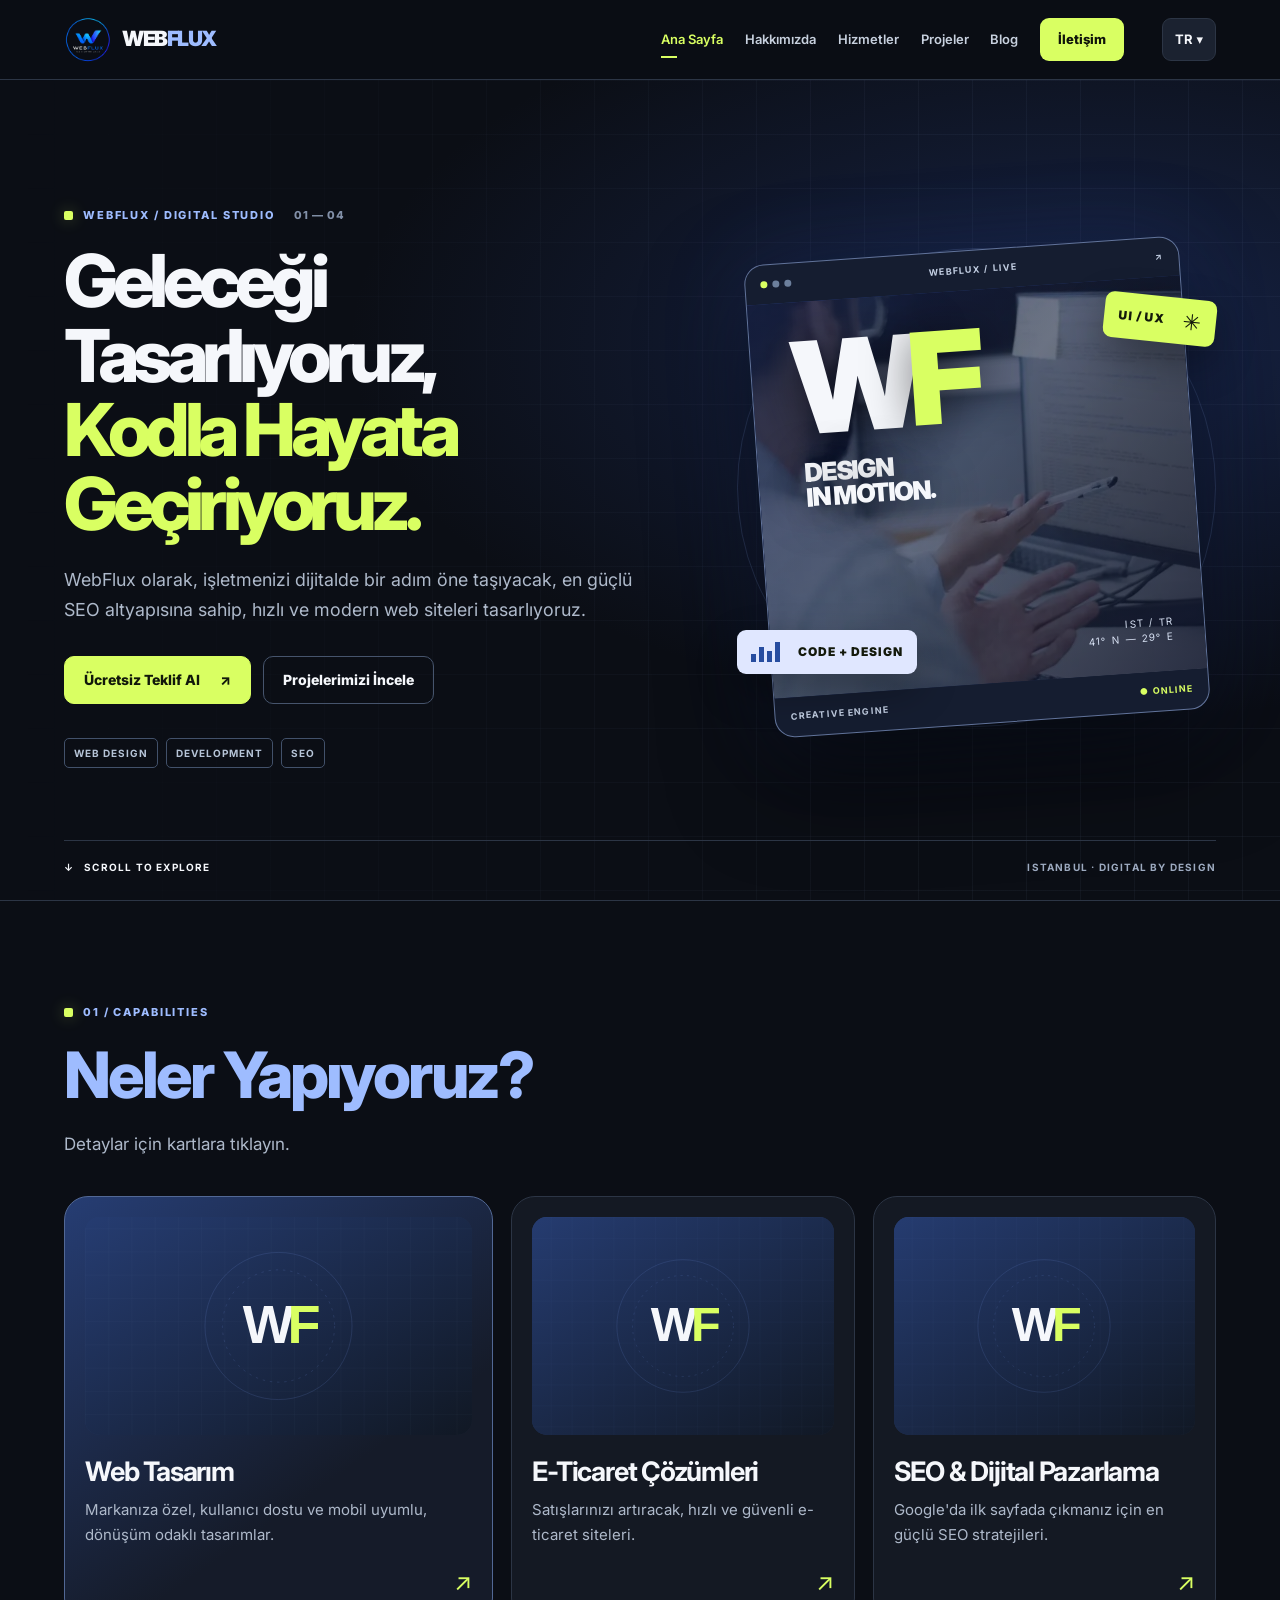
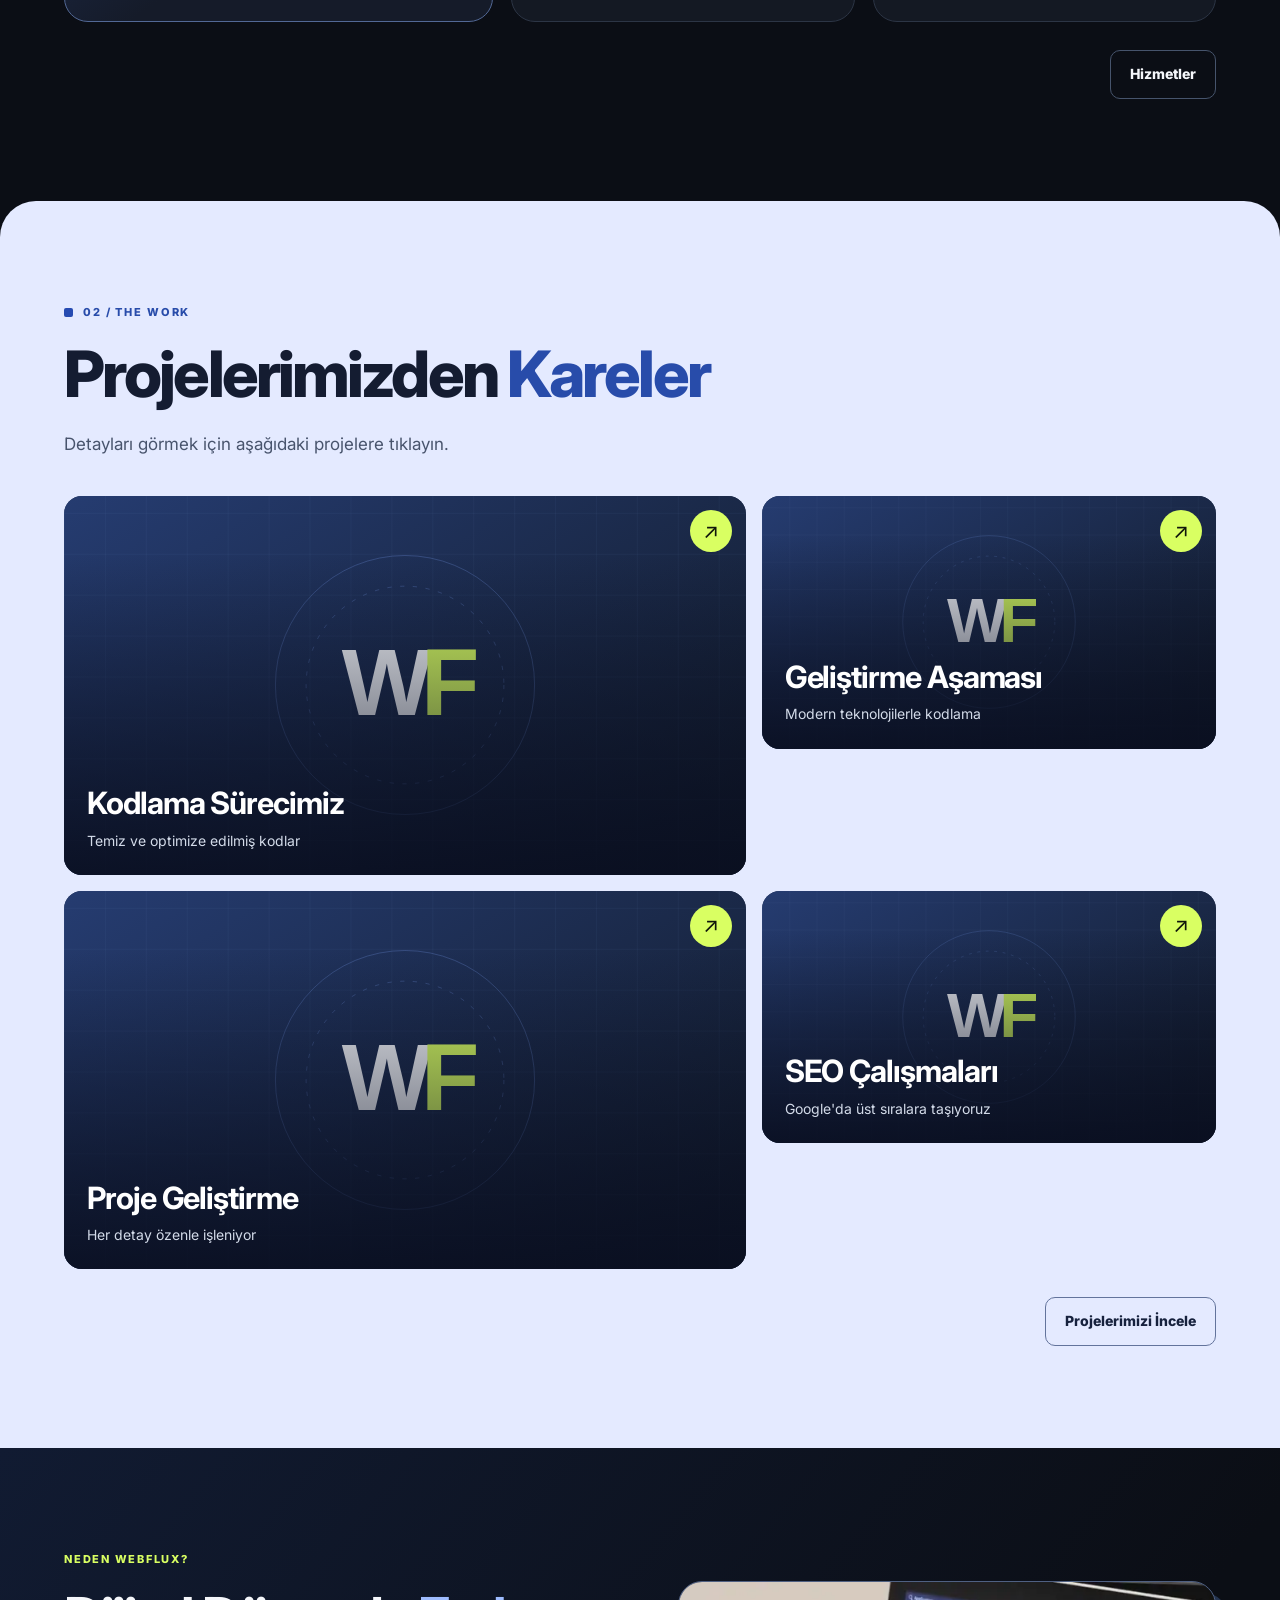
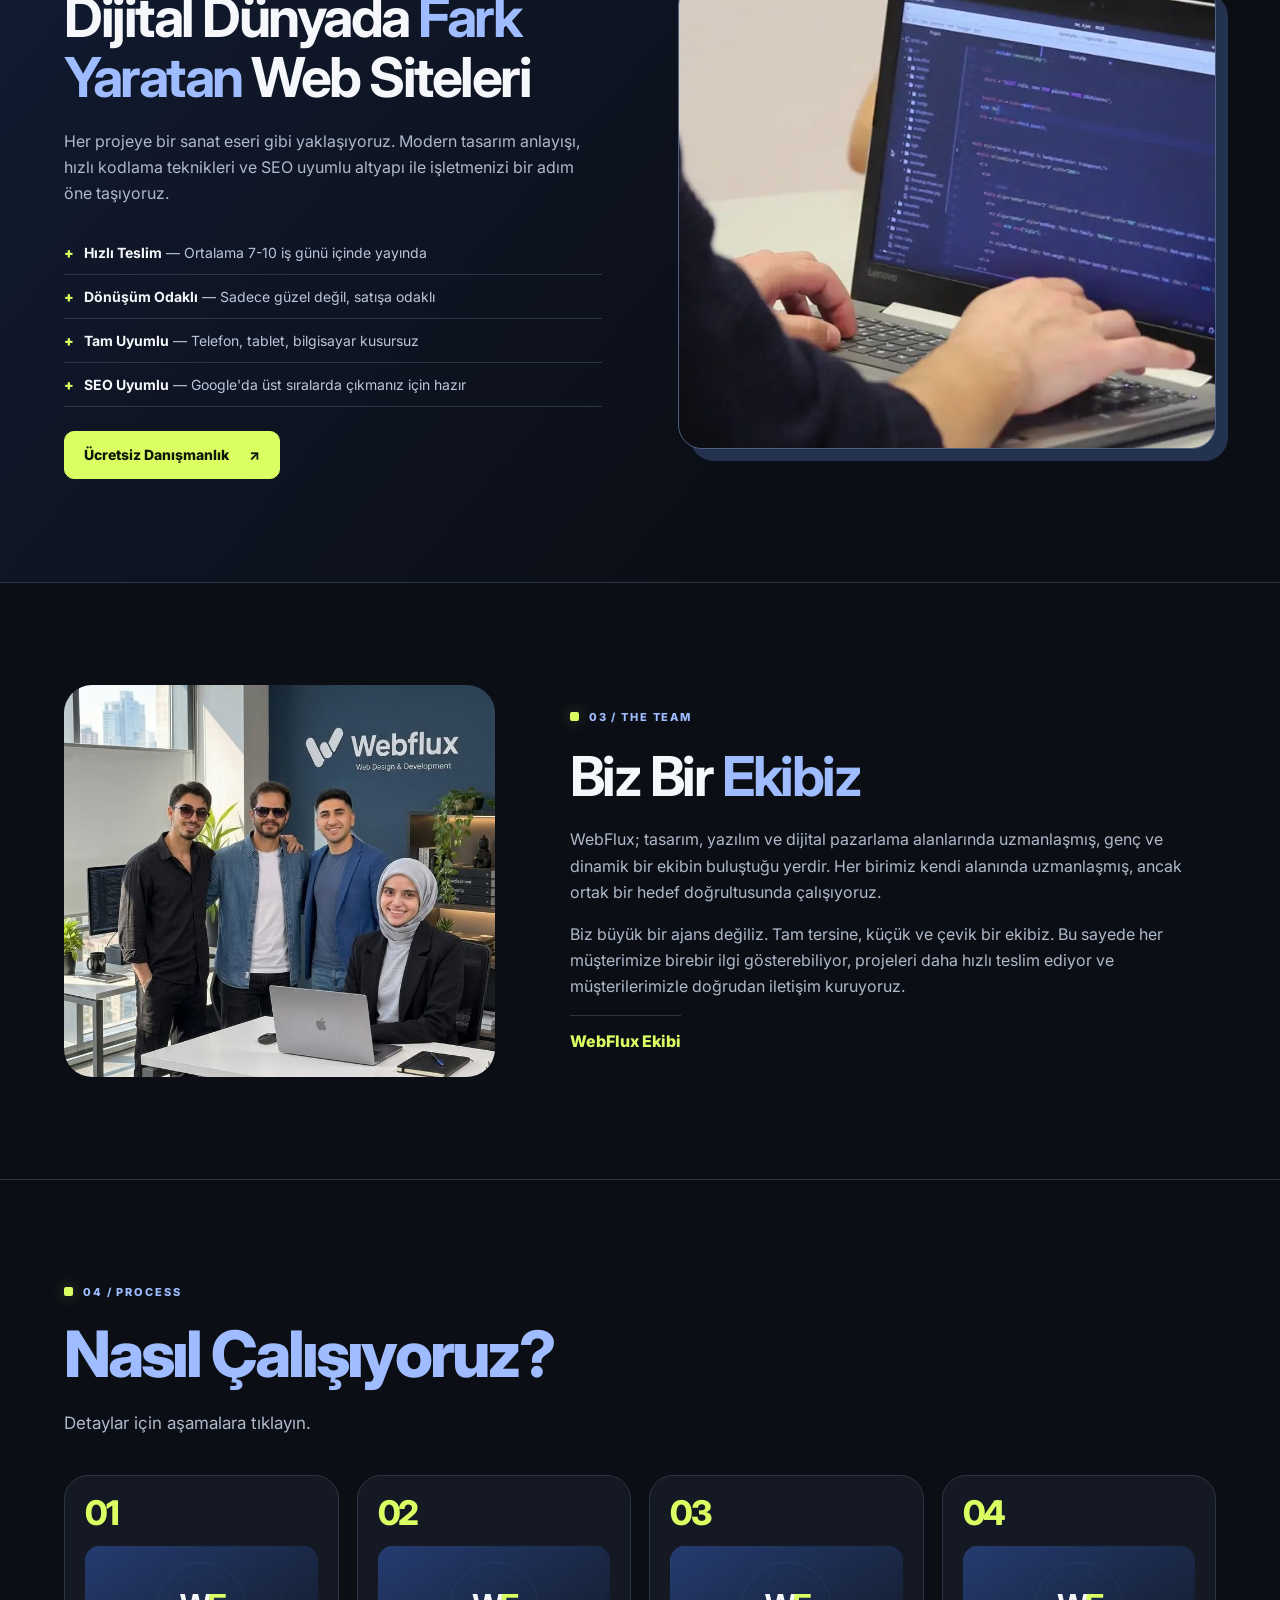
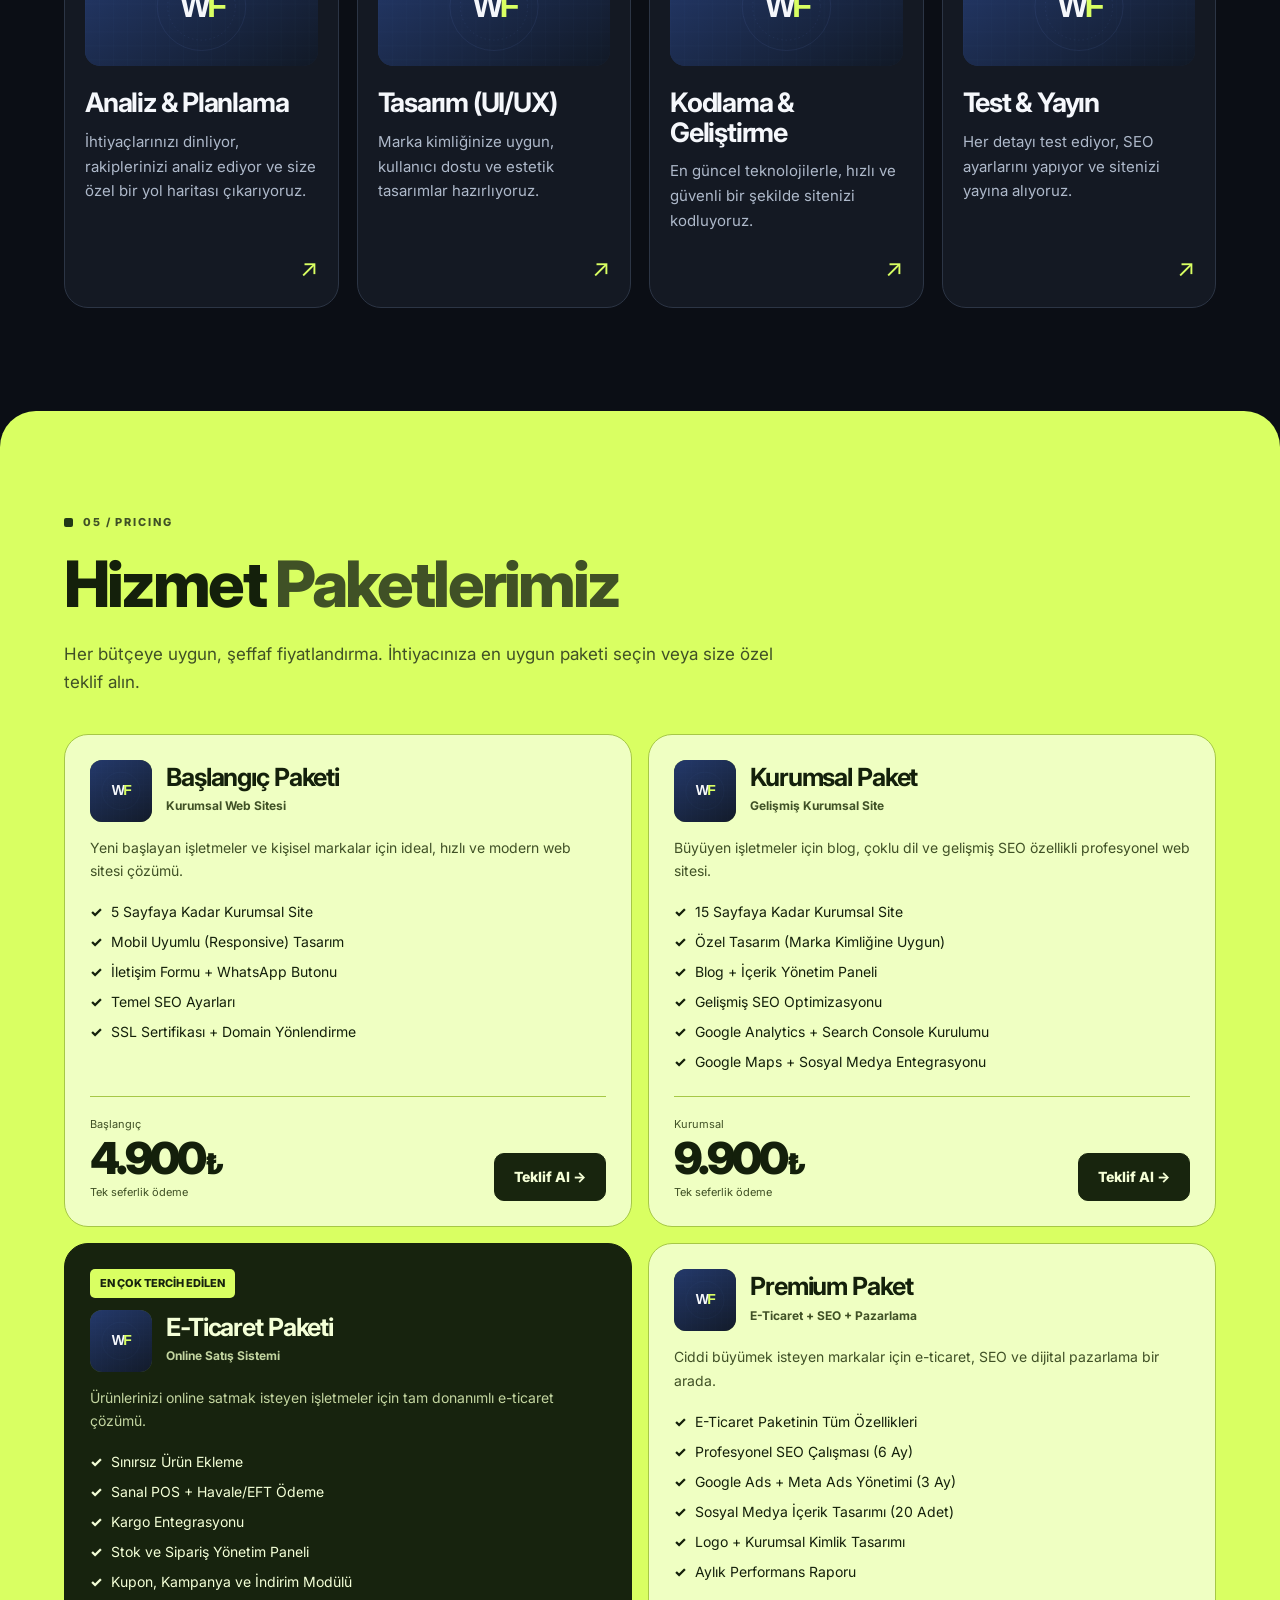
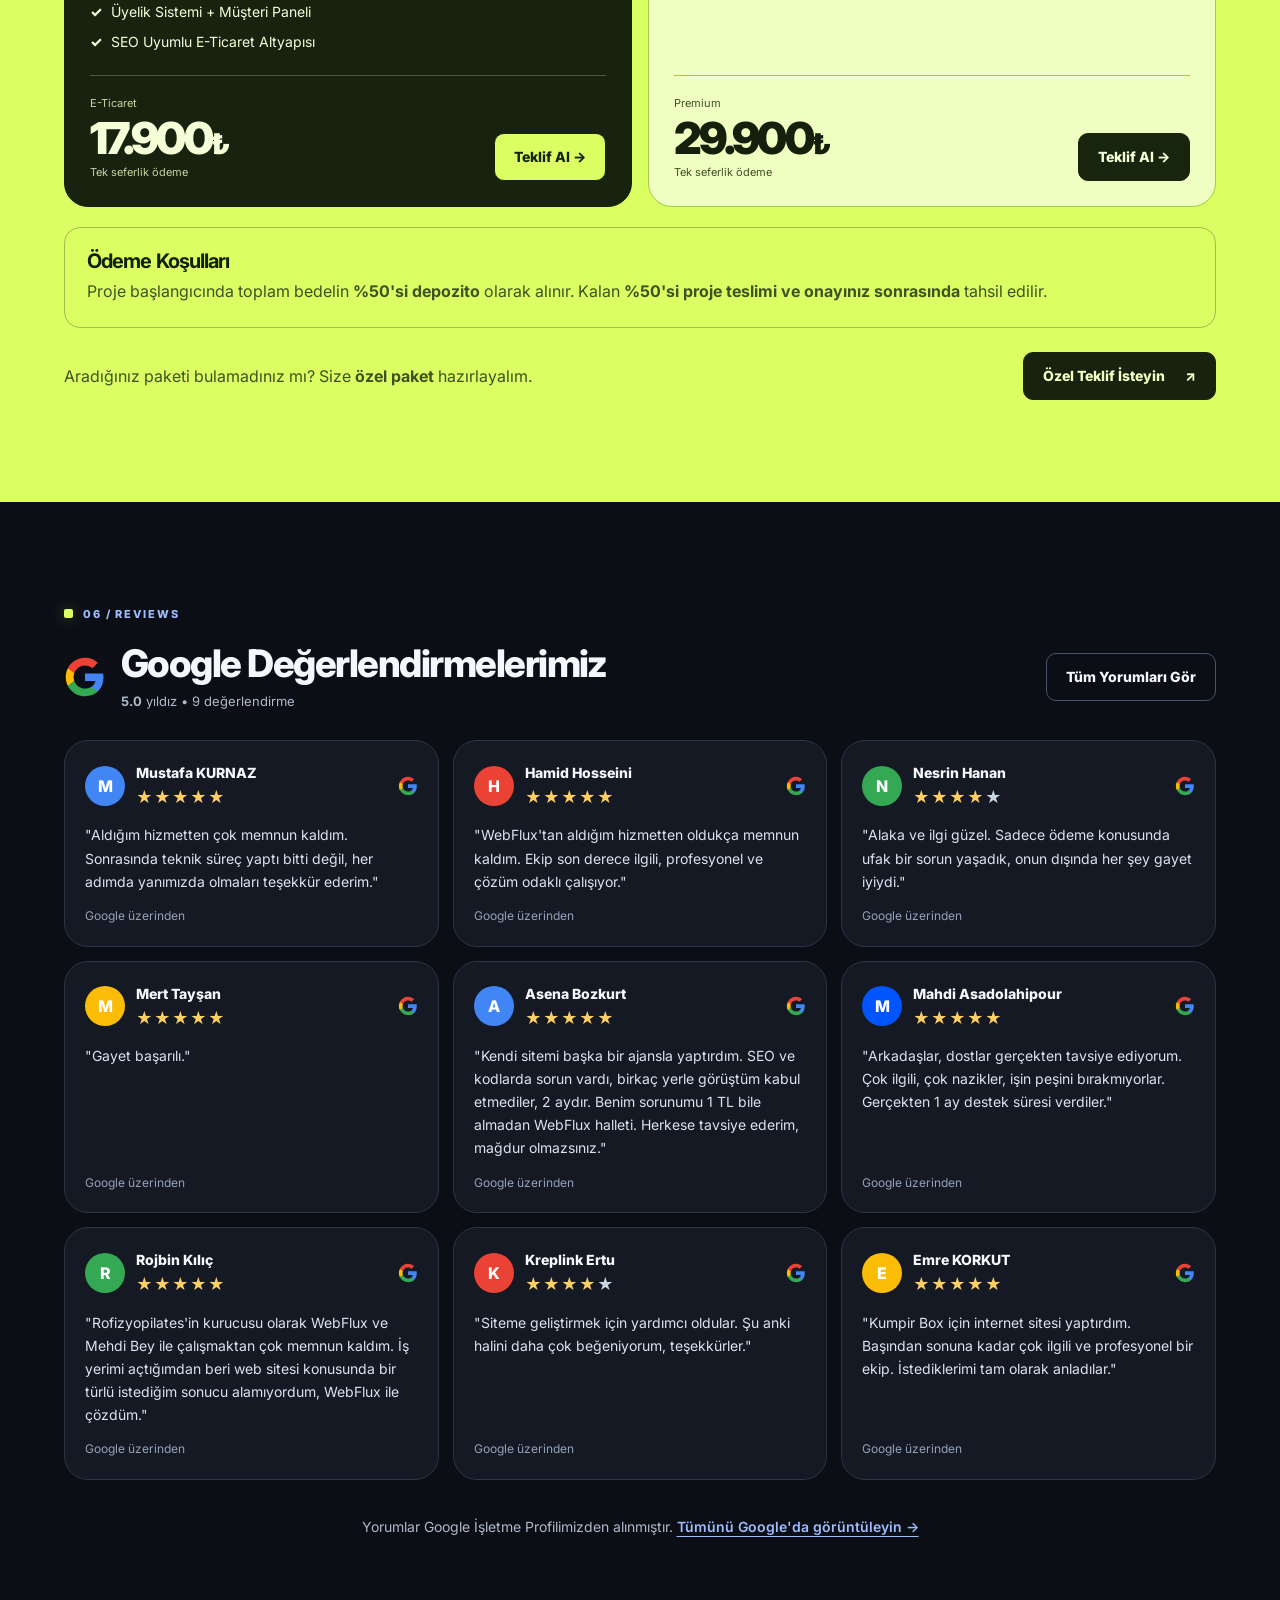
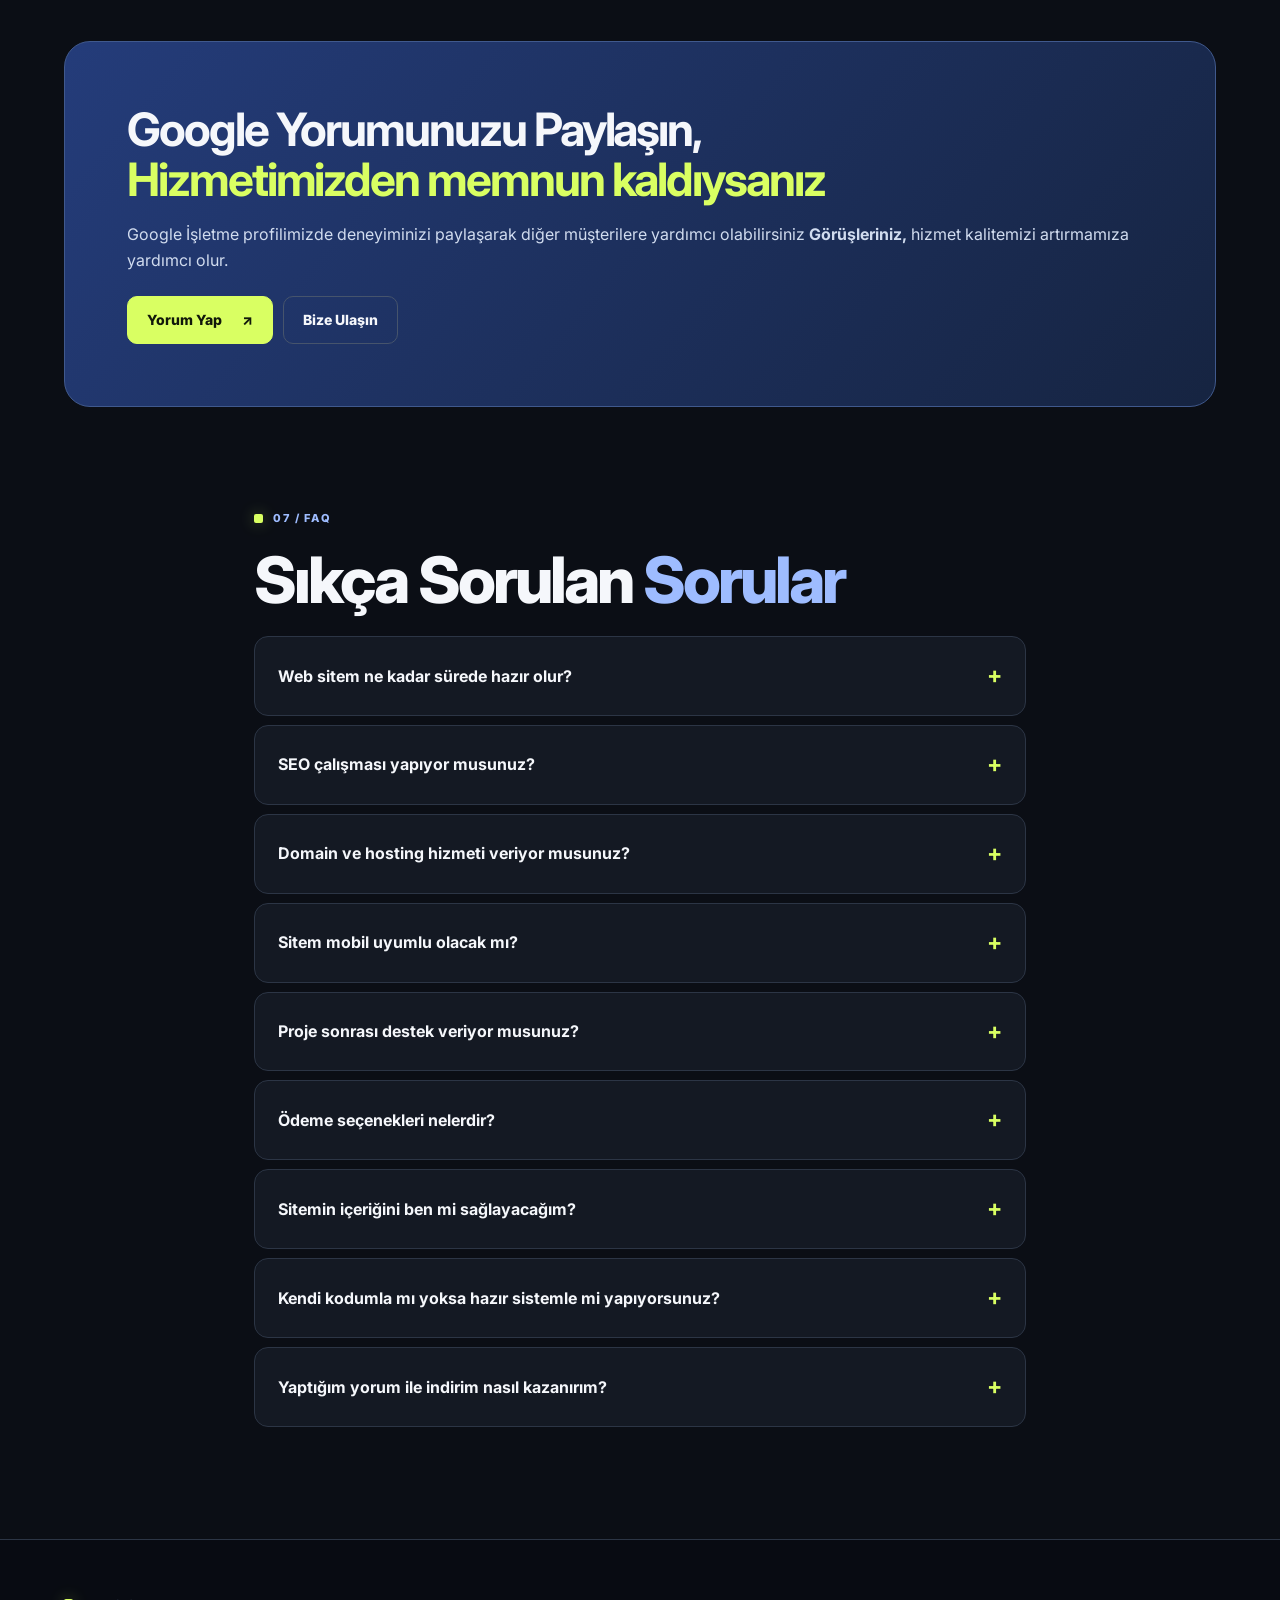
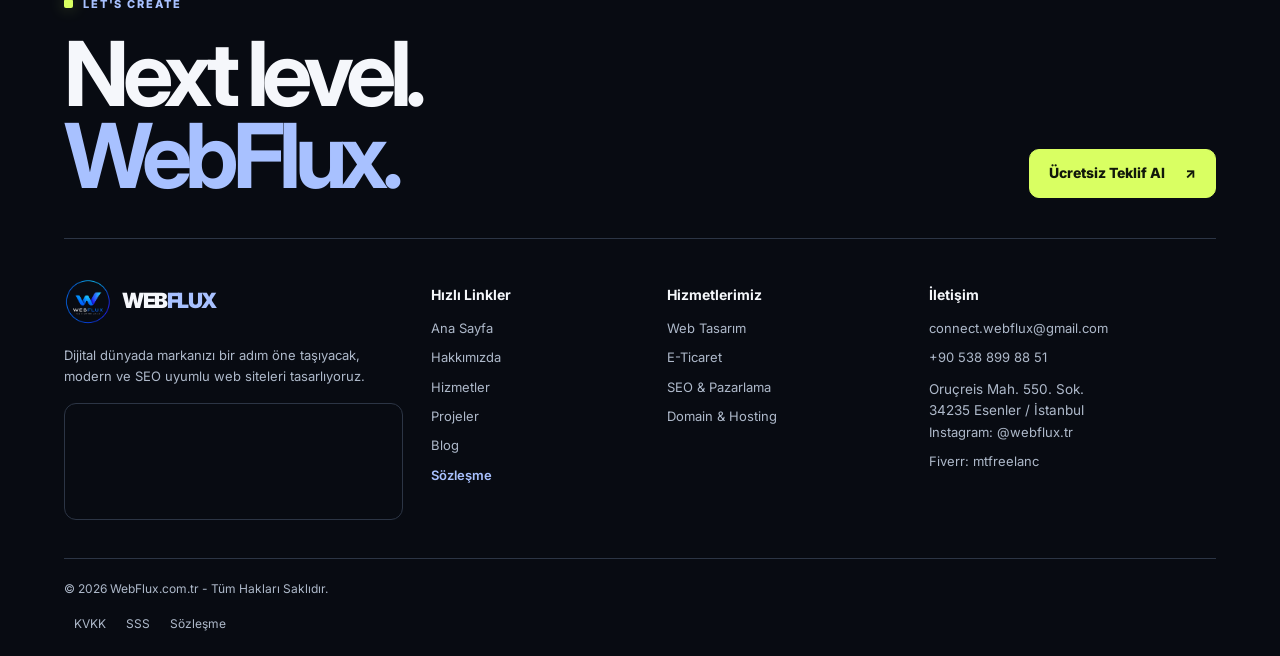
<file: index.html>
<!DOCTYPE html>

<html dir="ltr" lang="tr">
<head>
<meta charset="utf-8"/>
<meta content="width=device-width,initial-scale=1.0" name="viewport"/>
<meta content="IE=edge" http-equiv="X-UA-Compatible"/>
<meta content="#0B1120" name="theme-color"/>
<title>Web Tasarım &amp; E-Ticaret Sitesi | WebFlux İstanbul</title>
<meta content="İstanbul'da web tasarım, e-ticaret sitesi ve SEO hizmeti. 3 yıl deneyim, 18+ proje. Mobil uyumlu, hızlı ve SEO dostu web siteleri. Ücretsiz teklif için tıklayın." name="description"/>
<meta content="web tasarım, web tasarım istanbul, site tasarımı, e-ticaret sitesi kurma, kurumsal web tasarım, seo hizmeti, web tasarım firması, site yaptırma, mobil uyumlu site, esenler web tasarım" name="keywords"/>
<meta content="index,follow,max-image-preview:large" name="robots"/>
<meta content="WebFlux" name="author"/>
<meta content="TR-34" name="geo.region"/>
<meta content="İstanbul, Esenler" name="geo.placename"/>
<meta content="41.0381;28.8837" name="geo.position"/>
<meta content="41.0381, 28.8837" name="ICBM"/>
<link href="https://webflux.com.tr/" rel="canonical"/>
<meta content="website" property="og:type"/>
<meta content="WebFlux" property="og:site_name"/>
<meta content="Web Tasarım &amp; E-Ticaret Sitesi | WebFlux İstanbul" property="og:title"/>
<meta content="İstanbul'da web tasarım, e-ticaret ve SEO hizmeti. 3 yıl deneyim, 18+ proje. Ücretsiz teklif için tıklayın." property="og:description"/>
<meta content="https://webflux.com.tr/" property="og:url"/>
<meta content="https://webflux.com.tr/logo.png" property="og:image"/>
<meta content="tr_TR" property="og:locale"/>
<meta content="summary_large_image" name="twitter:card"/>
<meta content="Web Tasarım &amp; E-Ticaret | WebFlux" name="twitter:title"/>
<meta content="İstanbul'da web tasarım, e-ticaret ve SEO hizmeti." name="twitter:description"/>
<meta content="https://webflux.com.tr/logo.png" name="twitter:image"/>
<link href="favicon.ico" rel="icon" type="image/x-icon"/>
<link href="favicon-32x32.png" rel="icon" sizes="32x32" type="image/png"/>
<link href="favicon-16x16.png" rel="icon" sizes="16x16" type="image/png"/>
<link href="apple-touch-icon.png" rel="apple-touch-icon" sizes="180x180"/>
<link href="site.webmanifest" rel="manifest"/>
<link href="https://fonts.googleapis.com" rel="preconnect"/>
<link crossorigin="" href="https://fonts.gstatic.com" rel="preconnect"/>
<link href="style.css?v=flux26" rel="stylesheet"/>
<link href="https://fonts.googleapis.com/css2?family=Inter:wght@300;400;500;600;700;800&amp;display=swap" rel="stylesheet"/>
<script async="" src="https://www.googletagmanager.com/gtag/js?id=G-5HSKSWRNPC"></script>
<script>
window.dataLayer = window.dataLayer || [];
function gtag(){dataLayer.push(arguments);}
gtag('js', new Date());
gtag('config', 'G-5HSKSWRNPC');
</script>
<script type="application/ld+json">
{"@context":"https://schema.org","@type":"LocalBusiness","name":"WebFlux","image":"https://webflux.com.tr/logo.png","logo":"https://webflux.com.tr/logo.png","@id":"https://webflux.com.tr/","url":"https://webflux.com.tr/","telephone":"+90-538-899-88-51","email":"connect.webflux@gmail.com","priceRange":"₺₺","description":"İstanbul'da web tasarım, e-ticaret sitesi ve SEO hizmeti.","address":{"@type":"PostalAddress","streetAddress":"Oruçreis Mah. 550. Sok.","addressLocality":"Esenler","addressRegion":"İstanbul","postalCode":"34235","addressCountry":"TR"},"geo":{"@type":"GeoCoordinates","latitude":41.0381,"longitude":28.8837},"openingHoursSpecification":[{"@type":"OpeningHoursSpecification","dayOfWeek":["Monday","Tuesday","Wednesday","Thursday","Friday","Saturday"],"opens":"09:00","closes":"18:00"}],"sameAs":["https://www.instagram.com/webflux.tr","https://www.fiverr.com/mtfreelanc","https://maps.app.goo.gl/6JabUCqMxFGYKUxq5"],"aggregateRating":{"@type":"AggregateRating","ratingValue":"5.0","reviewCount":"9","bestRating":"5","worstRating":"1"},"areaServed":{"@type":"City","name":"İstanbul"}}
</script>
<script type="application/ld+json">
{"@context":"https://schema.org","@type":"FAQPage","mainEntity":[{"@type":"Question","name":"Web sitem ne kadar sürede hazır olur?","acceptedAnswer":{"@type":"Answer","text":"Kurumsal web sitesi projeleri ortalama 7-10 iş günü, e-ticaret projeleri ise 15-20 iş günü içerisinde teslim edilir."}},{"@type":"Question","name":"SEO çalışması yapıyor musunuz?","acceptedAnswer":{"@type":"Answer","text":"Evet, tüm projelerimiz SEO uyumlu olarak kodlanır. Google Analytics ve Search Console kurulumu ücretsiz yapılır."}},{"@type":"Question","name":"Domain ve hosting hizmeti veriyor musunuz?","acceptedAnswer":{"@type":"Answer","text":"Evet, .com, .tr, .net gibi tüm alan adları ve hızlı SSD hosting çözümleri sunuyoruz. İlk yıl domain ve hosting hediyemizdir."}},{"@type":"Question","name":"Sitem mobil uyumlu olacak mı?","acceptedAnswer":{"@type":"Answer","text":"Kesinlikle. Tüm projelerimiz her cihazda hızlı ve sorunsuz çalışacak şekilde responsive tasarlanır."}},{"@type":"Question","name":"Proje sonrası destek veriyor musunuz?","acceptedAnswer":{"@type":"Answer","text":"Evet, teslimattan sonra 1 ay boyunca ücretsiz teknik destek sağlıyoruz."}},{"@type":"Question","name":"Ödeme seçenekleri nelerdir?","acceptedAnswer":{"@type":"Answer","text":"Proje başlangıcında %50, teslimatta %50 olacak şekilde ödeme planı sunuyoruz."}},{"@type":"Question","name":"Web tasarım fiyatları ne kadar?","acceptedAnswer":{"@type":"Answer","text":"Kurumsal web tasarım paketlerimiz 4.900 TL'den başlamaktadır. E-ticaret paketlerimiz 17.900 TL'den başlar."}}]}
</script>
<script type="application/ld+json">
{"@context":"https://schema.org","@type":"WebSite","name":"WebFlux","url":"https://webflux.com.tr/","potentialAction":{"@type":"SearchAction","target":"https://webflux.com.tr/?s={search_term_string}","query-input":"required name=search_term_string"}}
</script>
</head>
<body class="page-index">
<a class="skip-link" href="#main-content">İçeriğe geç / Skip to content</a><header>
<a aria-label="WebFlux" class="logo-container" href="index.html"><img alt="WebFlux Logo" src="logo.png"/><div class="logo-text">WEB<span>FLUX</span></div></a>
<button aria-controls="site-nav" aria-expanded="false" aria-label="Menü / Menu" class="menu-toggle"><span></span><span></span><span></span></button>
<nav id="site-nav">
<a aria-current="page" class="active" data-i18n="nav_home" href="index.html">Ana Sayfa</a>
<a data-i18n="nav_about" href="hakkimizda.html">Hakkımızda</a>
<a data-i18n="nav_services" href="hizmetler.html">Hizmetler</a>
<a data-i18n="nav_projects" href="projeler.html">Projeler</a>
<a data-i18n="nav_blog" href="blog.html">Blog</a>
<a data-i18n="nav_contact" href="iletisim.html">İletişim</a>
</nav>
<div class="lang-selector"><button aria-expanded="false" aria-label="Dil / Language" class="lang-btn" id="langToggle"><span id="currentLangLabel">TR</span> ▾</button><div class="lang-dropdown" id="langDropdown">
<button class="lang-option" data-lang="tr">🇹🇷 Türkçe</button>
<button class="lang-option" data-lang="en">🇬🇧 English</button>
<button class="lang-option" data-lang="fa">🇮🇷 فارسی</button>
<button class="lang-option" data-lang="ar">🇸🇦 العربية</button>
<button class="lang-option" data-lang="ru">🇷🇺 Русский</button>
</div></div>
</header>
<main id="main-content"><section class="hero">

<div class="hero-overlay"></div>
<div class="hero-content"><div class="eyebrow"><span class="signal"></span> WEBFLUX / DIGITAL STUDIO <span class="hero-index">01 — 04</span></div>
<h1><span class="hero-line">Geleceği Tasarlıyoruz,</span><br/><span class="hero-line">Kodla Hayata Geçiriyoruz.</span></h1>
<p data-i18n="hero_desc">WebFlux olarak, işletmenizi dijitalde bir adım öne taşıyacak, en güçlü SEO altyapısına sahip, hızlı ve modern web siteleri tasarlıyoruz.</p>
<div class="hero-buttons">
<a class="btn-primary" data-i18n="btn_free_quote" href="iletisim.html">Ücretsiz Teklif Al</a>
<a class="btn-secondary" data-i18n="btn_view_projects" href="projeler.html">Projelerimizi İncele</a>
</div>
<div class="hero-tags"><span>WEB DESIGN</span><span>DEVELOPMENT</span><span>SEO</span></div></div>
<div aria-hidden="true" class="hero-visual"><div class="visual-orbit orbit-one"></div><div class="visual-orbit orbit-two"></div><div class="visual-frame"><div class="visual-bar"><span class="dots"><i></i><i></i><i></i></span><span>WEBFLUX / LIVE</span><span>↗</span></div><div class="visual-screen"><video aria-hidden="true" autoplay="" class="hero-video" loop="" muted="" playsinline="" poster="images/hero-poster.webp" preload="none">
<source src="hero-video.mp4" type="video/mp4"/>
</video><div class="visual-shade"></div><div class="visual-type">W<span>F</span><small>DESIGN<br/>IN MOTION.</small></div><div class="visual-coordinates">IST / TR<br/>41° N — 29° E</div></div><div class="visual-footer"><span>CREATIVE ENGINE</span><span>● ONLINE</span></div></div><div class="float-label float-top">UI / UX <b>✳</b></div><div class="float-label float-bottom"><span class="mini-bars"><i></i><i></i><i></i><i></i></span> CODE + DESIGN</div></div><div class="hero-bottom"><a aria-label="Hizmetler / Services" class="scroll-cue" href="#services">↓ <span>SCROLL TO EXPLORE</span></a><span>ISTANBUL · DIGITAL BY DESIGN</span></div></section><section class="section-container home-services" id="services"><div class="section-kicker"><span></span>01 / CAPABILITIES</div>
<h2 class="section-title"><span data-i18n="services_title1">Neler</span> <span data-i18n="services_title2">Yapıyoruz?</span></h2>
<p style="text-align:center;color:var(--text-muted);max-width:700px;margin:-30px auto 40px">Detaylar için kartlara tıklayın.</p>
<div class="grid-3">
<div class="card-3d" data-info-desc="&lt;h3&gt;Kurumsal Web Tasarım Hizmetimiz&lt;/h3&gt;&lt;p&gt;WebFlux olarak, markanıza özel, tamamen size özgü kurumsal web siteleri tasarlıyoruz. Her projeye özgün tasarım anlayışıyla yaklaşıyor, sizin sektörünüze ve hedef kitlenize en uygun çözümü sunuyoruz.&lt;/p&gt;&lt;h3&gt;Neler Dahil?&lt;/h3&gt;&lt;ul&gt;&lt;li&gt;Özel tasarım (şablon değil)&lt;/li&gt;&lt;li&gt;Mobil uyumlu (responsive) yapı&lt;/li&gt;&lt;li&gt;SEO uyumlu kodlama&lt;/li&gt;&lt;li&gt;Hızlı yükleme süreleri&lt;/li&gt;&lt;li&gt;İletişim formları ve harita entegrasyonu&lt;/li&gt;&lt;li&gt;Google Analytics + Search Console kurulumu&lt;/li&gt;&lt;li&gt;SSL sertifikası&lt;/li&gt;&lt;/ul&gt;&lt;h3&gt;Teslim Süresi&lt;/h3&gt;&lt;p&gt;Ortalama 7-10 iş günü içerisinde projeniz yayında olur.&lt;/p&gt;&lt;h3&gt;Fiyat&lt;/h3&gt;&lt;p&gt;Kurumsal web tasarım paketlerimiz 4.900 TL'den başlamaktadır.&lt;/p&gt;" data-info-img="https://images.unsplash.com/photo-1547658719-da2b51169166?q=80&amp;w=1200&amp;auto=format&amp;fit=crop" data-info-title="Web Tasarım">
<div class="card-image"><img alt="Web Tasarım Hizmeti" decoding="async" loading="lazy" src="https://images.unsplash.com/photo-1547658719-da2b51169166?q=80&amp;w=600&amp;auto=format&amp;fit=crop"/></div>
<h3 data-i18n="services_web_title">Web Tasarım</h3>
<p data-i18n="services_web_desc">Markanıza özel, kullanıcı dostu ve mobil uyumlu, dönüşüm odaklı tasarımlar.</p>
</div>
<div class="card-3d" data-info-desc="&lt;h3&gt;E-Ticaret Sitesi Kurulumu&lt;/h3&gt;&lt;p&gt;WooCommerce, Shopify, Ticimax veya özel yazılım ile online satış sisteminizi kuruyoruz.&lt;/p&gt;&lt;h3&gt;Neler Dahil?&lt;/h3&gt;&lt;ul&gt;&lt;li&gt;Sınırsız ürün ekleme&lt;/li&gt;&lt;li&gt;Sanal POS + Havale/EFT entegrasyonu&lt;/li&gt;&lt;li&gt;Kargo firmaları entegrasyonu&lt;/li&gt;&lt;li&gt;Stok ve sipariş yönetim paneli&lt;/li&gt;&lt;li&gt;Kupon, kampanya, indirim modülü&lt;/li&gt;&lt;li&gt;Üyelik sistemi ve müşteri paneli&lt;/li&gt;&lt;li&gt;Mobil uyumlu tasarım&lt;/li&gt;&lt;/ul&gt;&lt;h3&gt;Fiyat&lt;/h3&gt;&lt;p&gt;E-ticaret paketlerimiz 17.900 TL'den başlamaktadır.&lt;/p&gt;" data-info-img="https://images.unsplash.com/photo-1556742049-0cfed4f6a45d?q=80&amp;w=1200&amp;auto=format&amp;fit=crop" data-info-title="E-Ticaret Çözümleri">
<div class="card-image"><img alt="E-Ticaret Sitesi" decoding="async" loading="lazy" src="https://images.unsplash.com/photo-1556742049-0cfed4f6a45d?q=80&amp;w=600&amp;auto=format&amp;fit=crop"/></div>
<h3 data-i18n="services_eco_title">E-Ticaret Çözümleri</h3>
<p data-i18n="services_eco_desc">Satışlarınızı artıracak, hızlı ve güvenli e-ticaret siteleri.</p>
</div>
<div class="card-3d" data-info-desc="&lt;h3&gt;SEO ve Dijital Pazarlama&lt;/h3&gt;&lt;p&gt;Google'da üst sıralara çıkmanız için teknik SEO, içerik SEO, backlink ve yerel SEO çalışmaları yapıyoruz.&lt;/p&gt;&lt;h3&gt;Neler Dahil?&lt;/h3&gt;&lt;ul&gt;&lt;li&gt;Anahtar kelime analizi&lt;/li&gt;&lt;li&gt;Teknik SEO (site hızı, mobil uyum, SSL)&lt;/li&gt;&lt;li&gt;İçerik optimizasyonu&lt;/li&gt;&lt;li&gt;Backlink kazanımı&lt;/li&gt;&lt;li&gt;Yerel SEO (Google İşletme Profili)&lt;/li&gt;&lt;li&gt;Aylık raporlama&lt;/li&gt;&lt;/ul&gt;&lt;h3&gt;Süre&lt;/h3&gt;&lt;p&gt;SEO sonuçları 3-6 ay içinde görülmeye başlar.&lt;/p&gt;" data-info-img="https://images.unsplash.com/photo-1562577309-4932fdd64cd1?q=80&amp;w=1200&amp;auto=format&amp;fit=crop" data-info-title="SEO Hizmetleri">
<div class="card-image"><img alt="SEO Hizmeti" decoding="async" loading="lazy" src="https://images.unsplash.com/photo-1562577309-4932fdd64cd1?q=80&amp;w=600&amp;auto=format&amp;fit=crop"/></div>
<h3 data-i18n="services_seo_title">SEO &amp; Dijital Pazarlama</h3>
<p data-i18n="services_seo_desc">Google'da ilk sayfada çıkmanız için en güçlü SEO stratejileri.</p>
</div>
</div>
<div class="section-end"><a class="btn-secondary" data-i18n="nav_services" href="hizmetler.html">Hizmetler</a></div></section><section class="media-section home-work" id="work"><div class="section-kicker"><span></span>02 / THE WORK</div>
<h2 class="section-title">Projelerimizden <span>Kareler</span></h2>
<p style="text-align:center;color:var(--text-muted);max-width:700px;margin:-30px auto 40px">Detayları görmek için aşağıdaki projelere tıklayın.</p>
<div class="media-grid">
<div class="media-item" data-gallery-desc="&lt;h3&gt;Kodlama Sürecimiz&lt;/h3&gt;&lt;p&gt;Her projeye başlamadan önce detaylı bir planlama yaparız. HTML, CSS ve JavaScript kodlarını temiz, optimize ve okunabilir şekilde yazarız.&lt;/p&gt;&lt;h3&gt;Kullandığımız Teknolojiler&lt;/h3&gt;&lt;ul&gt;&lt;li&gt;HTML5 &amp; CSS3&lt;/li&gt;&lt;li&gt;JavaScript (ES6+)&lt;/li&gt;&lt;li&gt;WordPress &amp; WooCommerce&lt;/li&gt;&lt;li&gt;React (opsiyonel)&lt;/li&gt;&lt;li&gt;Responsive design&lt;/li&gt;&lt;/ul&gt;&lt;h3&gt;Yaklaşımımız&lt;/h3&gt;&lt;p&gt;Mobil öncelikli yaklaşım benimseriz. Hız optimizasyonu ile Google PageSpeed skorumuz 90+ seviyesindedir.&lt;/p&gt;" data-gallery-img="https://images.unsplash.com/photo-1555066931-4365d14bab8c?q=80&amp;w=1200&amp;auto=format&amp;fit=crop" data-gallery-title="Kodlama Sürecimiz">
<img alt="Kodlama Süreci" decoding="async" loading="lazy" src="https://images.unsplash.com/photo-1555066931-4365d14bab8c?q=80&amp;w=800&amp;auto=format&amp;fit=crop"/>
<div class="media-overlay"><h4>Kodlama Sürecimiz</h4><p>Temiz ve optimize edilmiş kodlar</p></div>
</div>
<div class="media-item" data-gallery-desc="&lt;h3&gt;Geliştirme Aşaması&lt;/h3&gt;&lt;p&gt;Projeyi geliştirirken modern teknolojilerden faydalanırız. Responsive tasarım, tüm ekran boyutlarında kusursuz çalışır.&lt;/p&gt;&lt;h3&gt;Test Süreci&lt;/h3&gt;&lt;ul&gt;&lt;li&gt;Chrome, Safari, Firefox, Edge testleri&lt;/li&gt;&lt;li&gt;Mobil &amp; tablet testleri&lt;/li&gt;&lt;li&gt;Eski cihaz uyumluluk testi&lt;/li&gt;&lt;li&gt;Hız testleri (PageSpeed)&lt;/li&gt;&lt;li&gt;SEO testleri&lt;/li&gt;&lt;/ul&gt;&lt;h3&gt;Optimizasyon&lt;/h3&gt;&lt;p&gt;Kod minify edilir, görseller WebP formatına çevrilir, gerekli tüm SEO ayarları yapılır.&lt;/p&gt;" data-gallery-img="https://images.unsplash.com/photo-1531403009284-440f080d1e12?q=80&amp;w=1200&amp;auto=format&amp;fit=crop" data-gallery-title="Geliştirme Aşaması">
<img alt="Geliştirme Aşaması" decoding="async" loading="lazy" src="https://images.unsplash.com/photo-1531403009284-440f080d1e12?q=80&amp;w=800&amp;auto=format&amp;fit=crop"/>
<div class="media-overlay"><h4>Geliştirme Aşaması</h4><p>Modern teknolojilerle kodlama</p></div>
</div>
<div class="media-item" data-gallery-desc="&lt;h3&gt;Proje Geliştirme Süreci&lt;/h3&gt;&lt;p&gt;Her projede müşteriyle birebir iletişim kurar, ihtiyaçlarını dinleriz. Proje süresince düzenli olarak gelişmeleri paylaşırız.&lt;/p&gt;&lt;h3&gt;Revizyon Hakkı&lt;/h3&gt;&lt;p&gt;Teslim edilen tasarım üzerinde 2 tur revizyon hakkınız var.&lt;/p&gt;&lt;h3&gt;Teslim Sonrası&lt;/h3&gt;&lt;p&gt;Kullanım kılavuzu ve tüm erişim bilgilerini sizinle paylaşırız. 1 ay boyunca ücretsiz teknik destek sağlıyoruz.&lt;/p&gt;" data-gallery-img="https://images.unsplash.com/photo-1517245386807-bb43f82c33c4?q=80&amp;w=1200&amp;auto=format&amp;fit=crop" data-gallery-title="Proje Geliştirme">
<img alt="Proje Geliştirme" decoding="async" loading="lazy" src="https://images.unsplash.com/photo-1517245386807-bb43f82c33c4?q=80&amp;w=800&amp;auto=format&amp;fit=crop"/>
<div class="media-overlay"><h4>Proje Geliştirme</h4><p>Her detay özenle işleniyor</p></div>
</div>
<div class="media-item" data-gallery-desc="&lt;h3&gt;SEO Çalışmalarımız&lt;/h3&gt;&lt;p&gt;SEO, bir web sitesinin Google'da bulunabilir olmasını sağlar. WebFlux olarak her projeye SEO uyumlu kodlama yaparız.&lt;/p&gt;&lt;h3&gt;Hizmetlerimiz&lt;/h3&gt;&lt;ul&gt;&lt;li&gt;Anahtar kelime analizi&lt;/li&gt;&lt;li&gt;İçerik optimizasyonu&lt;/li&gt;&lt;li&gt;Teknik SEO&lt;/li&gt;&lt;li&gt;Backlink çalışmaları&lt;/li&gt;&lt;li&gt;Yerel SEO (Google İşletme)&lt;/li&gt;&lt;/ul&gt;&lt;h3&gt;Ücretsiz Kurulumlar&lt;/h3&gt;&lt;p&gt;Google Analytics ve Search Console kurulumu ücretsiz olarak yapılır.&lt;/p&gt;" data-gallery-img="https://images.unsplash.com/photo-1551288049-bebda4e38f71?q=80&amp;w=1200&amp;auto=format&amp;fit=crop" data-gallery-title="SEO Çalışmaları">
<img alt="SEO Çalışmaları" decoding="async" loading="lazy" src="https://images.unsplash.com/photo-1551288049-bebda4e38f71?q=80&amp;w=800&amp;auto=format&amp;fit=crop"/>
<div class="media-overlay"><h4>SEO Çalışmaları</h4><p>Google'da üst sıralara taşıyoruz</p></div>
</div>
</div>
<div class="section-end"><a class="btn-secondary" data-i18n="btn_view_projects" href="projeler.html">Projelerimizi İncele</a></div></section><section class="feature-section" id="why-webflux">
<div class="feature-wrapper">
<div class="feature-text">
<div class="feature-label">NEDEN WEBFLUX?</div>
<h2>Dijital Dünyada <span>Fark Yaratan</span> Web Siteleri</h2>
<p>Her projeye bir sanat eseri gibi yaklaşıyoruz. Modern tasarım anlayışı, hızlı kodlama teknikleri ve SEO uyumlu altyapı ile işletmenizi bir adım öne taşıyoruz.</p>
<ul class="feature-list">
<li><strong>Hızlı Teslim</strong> — Ortalama 7-10 iş günü içinde yayında</li>
<li><strong>Dönüşüm Odaklı</strong> — Sadece güzel değil, satışa odaklı</li>
<li><strong>Tam Uyumlu</strong> — Telefon, tablet, bilgisayar kusursuz</li>
<li><strong>SEO Uyumlu</strong> — Google'da üst sıralarda çıkmanız için hazır</li>
</ul>
<a class="btn-primary" href="iletisim.html">Ücretsiz Danışmanlık</a>
</div>
<div class="feature-video-wrapper">
<video aria-hidden="true" autoplay="" loop="" muted="" playsinline="" poster="images/about-poster.webp" preload="none" src="about-video.mp4"></video>
</div>
</div>
</section><section class="manager-section">
<div class="manager-img-wrapper"><img alt="WebFlux Kurucusu" decoding="async" loading="lazy" src="founder.jpg"/></div>
<div class="manager-text"><div class="section-kicker"><span></span>03 / THE TEAM</div>
<h2>Biz Bir <span>Ekibiz</span></h2>
<p>WebFlux; tasarım, yazılım ve dijital pazarlama alanlarında uzmanlaşmış, genç ve dinamik bir ekibin buluştuğu yerdir. Her birimiz kendi alanında uzmanlaşmış, ancak ortak bir hedef doğrultusunda çalışıyoruz.</p>
<p>Biz büyük bir ajans değiliz. Tam tersine, küçük ve çevik bir ekibiz. Bu sayede her müşterimize birebir ilgi gösterebiliyor, projeleri daha hızlı teslim ediyor ve müşterilerimizle doğrudan iletişim kuruyoruz.</p>
<div class="manager-signature">WebFlux Ekibi</div>
</div>
</section><section class="section-container home-process" id="process"><div class="section-kicker"><span></span>04 / PROCESS</div>
<h2 class="section-title"><span data-i18n="process_title1">Nasıl</span> <span data-i18n="process_title2">Çalışıyoruz?</span></h2>
<p style="text-align:center;color:var(--text-muted);max-width:700px;margin:-30px auto 40px">Detaylar için aşamalara tıklayın.</p>
<div class="grid-4">
<div class="card-3d" data-info-desc="&lt;h3&gt;Analiz ve Planlama Aşaması&lt;/h3&gt;&lt;p&gt;Her projeye başlamadan önce detaylı bir analiz süreci yürütürüz.&lt;/p&gt;&lt;ul&gt;&lt;li&gt;İhtiyaçlarınızı dinleriz&lt;/li&gt;&lt;li&gt;Rakiplerinizi analiz ederiz&lt;/li&gt;&lt;li&gt;Hedef kitlenizi belirleriz&lt;/li&gt;&lt;li&gt;Size özel bir yol haritası çıkarırız&lt;/li&gt;&lt;li&gt;Proje takvimini paylaşırız&lt;/li&gt;&lt;/ul&gt;&lt;h3&gt;Süre&lt;/h3&gt;&lt;p&gt;Bu aşama genellikle 1-2 gün sürer.&lt;/p&gt;" data-info-img="https://images.unsplash.com/photo-1454165804606-c3d57bc86b40?q=80&amp;w=1200&amp;auto=format&amp;fit=crop" data-info-title="1. Analiz &amp; Planlama" style="text-align:center">
<div class="card-image" style="height:120px"><img alt="Analiz ve Planlama" decoding="async" loading="lazy" src="https://images.unsplash.com/photo-1454165804606-c3d57bc86b40?q=80&amp;w=600&amp;auto=format&amp;fit=crop"/></div>
<h3 data-i18n="process_s1_t">Analiz &amp; Planlama</h3>
<p data-i18n="process_s1_d">İhtiyaçlarınızı dinliyor, rakiplerinizi analiz ediyor ve size özel yol haritası çıkarıyoruz.</p>
</div>
<div class="card-3d" data-info-desc="&lt;h3&gt;Tasarım Aşaması&lt;/h3&gt;&lt;p&gt;Marka kimliğinize uygun, kullanıcı dostu ve estetik tasarımlar hazırlarız.&lt;/p&gt;&lt;ul&gt;&lt;li&gt;Renk paleti ve tipografi seçimi&lt;/li&gt;&lt;li&gt;Ana sayfa tasarımı&lt;/li&gt;&lt;li&gt;İç sayfa tasarımları&lt;/li&gt;&lt;li&gt;Mobil görünüm tasarımı&lt;/li&gt;&lt;li&gt;Kullanıcı deneyimi (UX) optimizasyonu&lt;/li&gt;&lt;/ul&gt;&lt;h3&gt;Onay Süreci&lt;/h3&gt;&lt;p&gt;Tasarımları size sunarız. 2 tur revizyon hakkınız var.&lt;/p&gt;&lt;h3&gt;Süre&lt;/h3&gt;&lt;p&gt;Tasarım aşaması ortalama 2-3 iş günü sürer.&lt;/p&gt;" data-info-img="https://images.unsplash.com/photo-1561070791-2526d30994b5?q=80&amp;w=1200&amp;auto=format&amp;fit=crop" data-info-title="2. Tasarım (UI/UX)" style="text-align:center">
<div class="card-image" style="height:120px"><img alt="Tasarım" decoding="async" loading="lazy" src="https://images.unsplash.com/photo-1561070791-2526d30994b5?q=80&amp;w=600&amp;auto=format&amp;fit=crop"/></div>
<h3 data-i18n="process_s2_t">Tasarım (UI/UX)</h3>
<p data-i18n="process_s2_d">Marka kimliğinize uygun, kullanıcı dostu ve estetik tasarımlar hazırlıyoruz.</p>
</div>
<div class="card-3d" data-info-desc="&lt;h3&gt;Kodlama ve Geliştirme&lt;/h3&gt;&lt;p&gt;En güncel teknolojilerle, hızlı ve güvenli bir şekilde sitenizi kodlarız.&lt;/p&gt;&lt;ul&gt;&lt;li&gt;HTML/CSS/JS kodlaması&lt;/li&gt;&lt;li&gt;Responsive (mobil uyumlu) yapı&lt;/li&gt;&lt;li&gt;SEO uyumlu kodlama&lt;/li&gt;&lt;li&gt;Hız optimizasyonu&lt;/li&gt;&lt;li&gt;Güvenlik önlemleri&lt;/li&gt;&lt;/ul&gt;&lt;h3&gt;Test Süreci&lt;/h3&gt;&lt;p&gt;Farklı tarayıcılarda ve farklı cihazlarda test ederiz.&lt;/p&gt;&lt;h3&gt;Süre&lt;/h3&gt;&lt;p&gt;3-7 iş günü sürer.&lt;/p&gt;" data-info-img="https://images.unsplash.com/photo-1555949963-aa79dcee981c?q=80&amp;w=1200&amp;auto=format&amp;fit=crop" data-info-title="3. Kodlama &amp; Geliştirme" style="text-align:center">
<div class="card-image" style="height:120px"><img alt="Kodlama" decoding="async" loading="lazy" src="https://images.unsplash.com/photo-1555949963-aa79dcee981c?q=80&amp;w=600&amp;auto=format&amp;fit=crop"/></div>
<h3 data-i18n="process_s3_t">Kodlama &amp; Geliştirme</h3>
<p data-i18n="process_s3_d">En güncel teknolojilerle, hızlı ve güvenli bir şekilde sitenizi kodluyoruz.</p>
</div>
<div class="card-3d" data-info-desc="&lt;h3&gt;Test ve Yayın Aşaması&lt;/h3&gt;&lt;p&gt;Her detayı test eder, SEO ayarlarını yapar ve sitenizi yayına alırız.&lt;/p&gt;&lt;ul&gt;&lt;li&gt;Fonksiyonel testler&lt;/li&gt;&lt;li&gt;Hız testleri&lt;/li&gt;&lt;li&gt;SEO kontrolleri&lt;/li&gt;&lt;li&gt;Mobil uyum testi&lt;/li&gt;&lt;li&gt;Form testleri&lt;/li&gt;&lt;/ul&gt;&lt;h3&gt;Yayın İşlemleri&lt;/h3&gt;&lt;p&gt;Domain ve hosting ayarları yapılır, SSL sertifikası kurulur.&lt;/p&gt;&lt;h3&gt;Teslim Sonrası&lt;/h3&gt;&lt;p&gt;1 ay ücretsiz teknik destek sağlanır.&lt;/p&gt;" data-info-img="https://images.unsplash.com/photo-1516321318423-f06f85e504b3?q=80&amp;w=1200&amp;auto=format&amp;fit=crop" data-info-title="4. Test &amp; Yayın" style="text-align:center">
<div class="card-image" style="height:120px"><img alt="Test ve Yayın" decoding="async" loading="lazy" src="https://images.unsplash.com/photo-1516321318423-f06f85e504b3?q=80&amp;w=600&amp;auto=format&amp;fit=crop"/></div>
<h3 data-i18n="process_s4_t">Test &amp; Yayın</h3>
<p data-i18n="process_s4_d">Her detayı test ediyor, SEO ayarlarını yapıyor ve sitenizi yayına alıyoruz.</p>
</div>
</div>
</section><section class="pricing-section" id="pricing"><div class="section-kicker"><span></span>05 / PRICING</div>
<div class="pricing-header">
<h2 class="section-title">Hizmet <span>Paketlerimiz</span></h2>
<p class="pricing-subtitle">Her bütçeye uygun, şeffaf fiyatlandırma. İhtiyacınıza en uygun paketi seçin veya size özel teklif alın.</p>
</div>
<div class="pricing-list">
<div class="pricing-item">
<div class="pricing-item-left">
<div class="pricing-item-header">
<div class="pricing-icon"><img alt="Başlangıç Paketi" decoding="async" loading="lazy" src="https://images.unsplash.com/photo-1547658719-da2b51169166?q=80&amp;w=200&amp;auto=format&amp;fit=crop"/></div>
<div><h3>Başlangıç Paketi</h3><span class="pricing-tag">Kurumsal Web Sitesi</span></div>
</div>
<p class="pricing-desc">Yeni başlayan işletmeler ve kişisel markalar için ideal, hızlı ve modern web sitesi çözümü.</p>
<ul class="pricing-features">
<li>5 Sayfaya Kadar Kurumsal Site</li>
<li>Mobil Uyumlu (Responsive) Tasarım</li>
<li>İletişim Formu + WhatsApp Butonu</li>
<li>Temel SEO Ayarları</li>
<li>SSL Sertifikası + Domain Yönlendirme</li>
</ul>
</div>
<div class="pricing-item-right">
<div class="pricing-price"><span class="pricing-from">Başlangıç</span><span class="pricing-amount">4.900<span class="pricing-currency">₺</span></span><span class="pricing-note">Tek seferlik ödeme</span></div>
<a class="pricing-btn" href="iletisim.html?paket=Ba%C5%9Flang%C4%B1%C3%A7%20Paketi">Teklif Al →</a>
</div>
</div>
<div class="pricing-item">
<div class="pricing-item-left">
<div class="pricing-item-header">
<div class="pricing-icon"><img alt="Kurumsal Paket" decoding="async" loading="lazy" src="https://images.unsplash.com/photo-1497366216548-37526070297c?q=80&amp;w=200&amp;auto=format&amp;fit=crop"/></div>
<div><h3>Kurumsal Paket</h3><span class="pricing-tag">Gelişmiş Kurumsal Site</span></div>
</div>
<p class="pricing-desc">Büyüyen işletmeler için blog, çoklu dil ve gelişmiş SEO özellikli profesyonel web sitesi.</p>
<ul class="pricing-features">
<li>15 Sayfaya Kadar Kurumsal Site</li>
<li>Özel Tasarım (Marka Kimliğine Uygun)</li>
<li>Blog + İçerik Yönetim Paneli</li>
<li>Gelişmiş SEO Optimizasyonu</li>
<li>Google Analytics + Search Console Kurulumu</li>
<li>Google Maps + Sosyal Medya Entegrasyonu</li>
</ul>
</div>
<div class="pricing-item-right">
<div class="pricing-price"><span class="pricing-from">Kurumsal</span><span class="pricing-amount">9.900<span class="pricing-currency">₺</span></span><span class="pricing-note">Tek seferlik ödeme</span></div>
<a class="pricing-btn" href="iletisim.html?paket=Kurumsal%20Paket">Teklif Al →</a>
</div>
</div>
<div class="pricing-item pricing-item-featured">
<div class="pricing-badge">EN ÇOK TERCİH EDİLEN</div>
<div class="pricing-item-left">
<div class="pricing-item-header">
<div class="pricing-icon"><img alt="E-Ticaret Paketi" decoding="async" loading="lazy" src="https://images.unsplash.com/photo-1556742049-0cfed4f6a45d?q=80&amp;w=200&amp;auto=format&amp;fit=crop"/></div>
<div><h3>E-Ticaret Paketi</h3><span class="pricing-tag">Online Satış Sistemi</span></div>
</div>
<p class="pricing-desc">Ürünlerinizi online satmak isteyen işletmeler için tam donanımlı e-ticaret çözümü.</p>
<ul class="pricing-features">
<li>Sınırsız Ürün Ekleme</li>
<li>Sanal POS + Havale/EFT Ödeme</li>
<li>Kargo Entegrasyonu</li>
<li>Stok ve Sipariş Yönetim Paneli</li>
<li>Kupon, Kampanya ve İndirim Modülü</li>
<li>Üyelik Sistemi + Müşteri Paneli</li>
<li>SEO Uyumlu E-Ticaret Altyapısı</li>
</ul>
</div>
<div class="pricing-item-right">
<div class="pricing-price"><span class="pricing-from">E-Ticaret</span><span class="pricing-amount">17.900<span class="pricing-currency">₺</span></span><span class="pricing-note">Tek seferlik ödeme</span></div>
<a class="pricing-btn pricing-btn-featured" href="iletisim.html?paket=E-Ticaret%20Paketi">Teklif Al →</a>
</div>
</div>
<div class="pricing-item">
<div class="pricing-item-left">
<div class="pricing-item-header">
<div class="pricing-icon"><img alt="Premium Paket" decoding="async" loading="lazy" src="https://images.unsplash.com/photo-1552664730-d307ca884978?q=80&amp;w=200&amp;auto=format&amp;fit=crop"/></div>
<div><h3>Premium Paket</h3><span class="pricing-tag">E-Ticaret + SEO + Pazarlama</span></div>
</div>
<p class="pricing-desc">Ciddi büyümek isteyen markalar için e-ticaret, SEO ve dijital pazarlama bir arada.</p>
<ul class="pricing-features">
<li>E-Ticaret Paketinin Tüm Özellikleri</li>
<li>Profesyonel SEO Çalışması (6 Ay)</li>
<li>Google Ads + Meta Ads Yönetimi (3 Ay)</li>
<li>Sosyal Medya İçerik Tasarımı (20 Adet)</li>
<li>Logo + Kurumsal Kimlik Tasarımı</li>
<li>Aylık Performans Raporu</li>
</ul>
</div>
<div class="pricing-item-right">
<div class="pricing-price"><span class="pricing-from">Premium</span><span class="pricing-amount">29.900<span class="pricing-currency">₺</span></span><span class="pricing-note">Tek seferlik ödeme</span></div>
<a class="pricing-btn" href="iletisim.html?paket=Premium%20Paket">Teklif Al →</a>
</div>
</div>
</div>
<div class="payment-note">
<h3>Ödeme Koşulları</h3>
<p>Proje başlangıcında toplam bedelin <strong>%50'si depozito</strong> olarak alınır. Kalan <strong>%50'si proje teslimi ve onayınız sonrasında</strong> tahsil edilir.</p>
</div>
<div class="pricing-footer">
<p>Aradığınız paketi bulamadınız mı? Size <strong>özel paket</strong> hazırlayalım.</p>
<a class="btn-primary" href="iletisim.html">Özel Teklif İsteyin</a>
</div>
</section><section class="google-reviews-section" id="reviews"><div class="section-kicker"><span></span>06 / REVIEWS</div>
<div class="google-reviews-header">
<div class="google-brand">
<svg height="42" viewbox="0 0 24 24" width="42"><path d="M22.56 12.25c0-.78-.07-1.53-.2-2.25H12v4.26h5.92c-.26 1.37-1.04 2.53-2.21 3.31v2.77h3.57c2.08-1.92 3.28-4.74 3.28-8.09z" fill="#4285F4"></path><path d="M12 23c2.97 0 5.46-.98 7.28-2.66l-3.57-2.77c-.98.66-2.23 1.06-3.71 1.06-2.86 0-5.29-1.93-6.16-4.53H2.18v2.84C3.99 20.53 7.7 23 12 23z" fill="#34A853"></path><path d="M5.84 14.09c-.22-.66-.35-1.36-.35-2.09s.13-1.43.35-2.09V7.07H2.18C1.43 8.55 1 10.22 1 12s.43 3.45 1.18 4.93l2.85-2.22.81-.62z" fill="#FBBC05"></path><path d="M12 5.38c1.62 0 3.06.56 4.21 1.64l3.15-3.15C17.45 2.09 14.97 1 12 1 7.7 1 3.99 3.47 2.18 7.07l3.66 2.84c.87-2.6 3.3-4.53 6.16-4.53z" fill="#EA4335"></path></svg>
<div>
<div class="google-brand-title">Google Değerlendirmelerimiz</div>
<div class="google-brand-rating"><strong>5.0</strong> yıldız • 9 değerlendirme</div>
</div>
</div>
<a class="google-review-btn" href="https://maps.app.goo.gl/6JabUCqMxFGYKUxq5" rel="noreferrer noopener" target="_blank">Tüm Yorumları Gör</a>
</div>
<div class="google-reviews-grid">
<div class="google-review-card">
<div class="google-review-head">
<div class="google-review-avatar" style="background:#4285F4">M</div>
<div><div class="google-review-name">Mustafa KURNAZ</div><div class="google-review-stars">★★★★★</div></div>
<svg class="google-review-logo" height="20" viewbox="0 0 24 24" width="20"><path d="M22.56 12.25c0-.78-.07-1.53-.2-2.25H12v4.26h5.92c-.26 1.37-1.04 2.53-2.21 3.31v2.77h3.57c2.08-1.92 3.28-4.74 3.28-8.09z" fill="#4285F4"></path><path d="M12 23c2.97 0 5.46-.98 7.28-2.66l-3.57-2.77c-.98.66-2.23 1.06-3.71 1.06-2.86 0-5.29-1.93-6.16-4.53H2.18v2.84C3.99 20.53 7.7 23 12 23z" fill="#34A853"></path><path d="M5.84 14.09c-.22-.66-.35-1.36-.35-2.09s.13-1.43.35-2.09V7.07H2.18C1.43 8.55 1 10.22 1 12s.43 3.45 1.18 4.93l2.85-2.22.81-.62z" fill="#FBBC05"></path><path d="M12 5.38c1.62 0 3.06.56 4.21 1.64l3.15-3.15C17.45 2.09 14.97 1 12 1 7.7 1 3.99 3.47 2.18 7.07l3.66 2.84c.87-2.6 3.3-4.53 6.16-4.53z" fill="#EA4335"></path></svg>
</div>
<p class="google-review-text">"Aldığım hizmetten çok memnun kaldım. Sonrasında teknik süreç yaptı bitti değil, her adımda yanımızda olmaları teşekkür ederim."</p>
<div class="google-review-date">Google üzerinden</div>
</div>
<div class="google-review-card">
<div class="google-review-head">
<div class="google-review-avatar" style="background:#EA4335">H</div>
<div><div class="google-review-name">Hamid Hosseini</div><div class="google-review-stars">★★★★★</div></div>
<svg class="google-review-logo" height="20" viewbox="0 0 24 24" width="20"><path d="M22.56 12.25c0-.78-.07-1.53-.2-2.25H12v4.26h5.92c-.26 1.37-1.04 2.53-2.21 3.31v2.77h3.57c2.08-1.92 3.28-4.74 3.28-8.09z" fill="#4285F4"></path><path d="M12 23c2.97 0 5.46-.98 7.28-2.66l-3.57-2.77c-.98.66-2.23 1.06-3.71 1.06-2.86 0-5.29-1.93-6.16-4.53H2.18v2.84C3.99 20.53 7.7 23 12 23z" fill="#34A853"></path><path d="M5.84 14.09c-.22-.66-.35-1.36-.35-2.09s.13-1.43.35-2.09V7.07H2.18C1.43 8.55 1 10.22 1 12s.43 3.45 1.18 4.93l2.85-2.22.81-.62z" fill="#FBBC05"></path><path d="M12 5.38c1.62 0 3.06.56 4.21 1.64l3.15-3.15C17.45 2.09 14.97 1 12 1 7.7 1 3.99 3.47 2.18 7.07l3.66 2.84c.87-2.6 3.3-4.53 6.16-4.53z" fill="#EA4335"></path></svg>
</div>
<p class="google-review-text">"WebFlux'tan aldığım hizmetten oldukça memnun kaldım. Ekip son derece ilgili, profesyonel ve çözüm odaklı çalışıyor."</p>
<div class="google-review-date">Google üzerinden</div>
</div>
<div class="google-review-card">
<div class="google-review-head">
<div class="google-review-avatar" style="background:#34A853">N</div>
<div><div class="google-review-name">Nesrin Hanan</div><div class="google-review-stars">★★★★<span style="color:#CBD5E1">★</span></div></div>
<svg class="google-review-logo" height="20" viewbox="0 0 24 24" width="20"><path d="M22.56 12.25c0-.78-.07-1.53-.2-2.25H12v4.26h5.92c-.26 1.37-1.04 2.53-2.21 3.31v2.77h3.57c2.08-1.92 3.28-4.74 3.28-8.09z" fill="#4285F4"></path><path d="M12 23c2.97 0 5.46-.98 7.28-2.66l-3.57-2.77c-.98.66-2.23 1.06-3.71 1.06-2.86 0-5.29-1.93-6.16-4.53H2.18v2.84C3.99 20.53 7.7 23 12 23z" fill="#34A853"></path><path d="M5.84 14.09c-.22-.66-.35-1.36-.35-2.09s.13-1.43.35-2.09V7.07H2.18C1.43 8.55 1 10.22 1 12s.43 3.45 1.18 4.93l2.85-2.22.81-.62z" fill="#FBBC05"></path><path d="M12 5.38c1.62 0 3.06.56 4.21 1.64l3.15-3.15C17.45 2.09 14.97 1 12 1 7.7 1 3.99 3.47 2.18 7.07l3.66 2.84c.87-2.6 3.3-4.53 6.16-4.53z" fill="#EA4335"></path></svg>
</div>
<p class="google-review-text">"Alaka ve ilgi güzel. Sadece ödeme konusunda ufak bir sorun yaşadık, onun dışında her şey gayet iyiydi."</p>
<div class="google-review-date">Google üzerinden</div>
</div>
<div class="google-review-card">
<div class="google-review-head">
<div class="google-review-avatar" style="background:#FBBC05">M</div>
<div><div class="google-review-name">Mert Tayşan</div><div class="google-review-stars">★★★★★</div></div>
<svg class="google-review-logo" height="20" viewbox="0 0 24 24" width="20"><path d="M22.56 12.25c0-.78-.07-1.53-.2-2.25H12v4.26h5.92c-.26 1.37-1.04 2.53-2.21 3.31v2.77h3.57c2.08-1.92 3.28-4.74 3.28-8.09z" fill="#4285F4"></path><path d="M12 23c2.97 0 5.46-.98 7.28-2.66l-3.57-2.77c-.98.66-2.23 1.06-3.71 1.06-2.86 0-5.29-1.93-6.16-4.53H2.18v2.84C3.99 20.53 7.7 23 12 23z" fill="#34A853"></path><path d="M5.84 14.09c-.22-.66-.35-1.36-.35-2.09s.13-1.43.35-2.09V7.07H2.18C1.43 8.55 1 10.22 1 12s.43 3.45 1.18 4.93l2.85-2.22.81-.62z" fill="#FBBC05"></path><path d="M12 5.38c1.62 0 3.06.56 4.21 1.64l3.15-3.15C17.45 2.09 14.97 1 12 1 7.7 1 3.99 3.47 2.18 7.07l3.66 2.84c.87-2.6 3.3-4.53 6.16-4.53z" fill="#EA4335"></path></svg>
</div>
<p class="google-review-text">"Gayet başarılı."</p>
<div class="google-review-date">Google üzerinden</div>
</div>
<div class="google-review-card">
<div class="google-review-head">
<div class="google-review-avatar" style="background:#4285F4">A</div>
<div><div class="google-review-name">Asena Bozkurt</div><div class="google-review-stars">★★★★★</div></div>
<svg class="google-review-logo" height="20" viewbox="0 0 24 24" width="20"><path d="M22.56 12.25c0-.78-.07-1.53-.2-2.25H12v4.26h5.92c-.26 1.37-1.04 2.53-2.21 3.31v2.77h3.57c2.08-1.92 3.28-4.74 3.28-8.09z" fill="#4285F4"></path><path d="M12 23c2.97 0 5.46-.98 7.28-2.66l-3.57-2.77c-.98.66-2.23 1.06-3.71 1.06-2.86 0-5.29-1.93-6.16-4.53H2.18v2.84C3.99 20.53 7.7 23 12 23z" fill="#34A853"></path><path d="M5.84 14.09c-.22-.66-.35-1.36-.35-2.09s.13-1.43.35-2.09V7.07H2.18C1.43 8.55 1 10.22 1 12s.43 3.45 1.18 4.93l2.85-2.22.81-.62z" fill="#FBBC05"></path><path d="M12 5.38c1.62 0 3.06.56 4.21 1.64l3.15-3.15C17.45 2.09 14.97 1 12 1 7.7 1 3.99 3.47 2.18 7.07l3.66 2.84c.87-2.6 3.3-4.53 6.16-4.53z" fill="#EA4335"></path></svg>
</div>
<p class="google-review-text">"Kendi sitemi başka bir ajansla yaptırdım. SEO ve kodlarda sorun vardı, birkaç yerle görüştüm kabul etmediler, 2 aydır. Benim sorunumu 1 TL bile almadan WebFlux halleti. Herkese tavsiye ederim, mağdur olmazsınız."</p>
<div class="google-review-date">Google üzerinden</div>
</div>
<div class="google-review-card">
<div class="google-review-head">
<div class="google-review-avatar" style="background:#0055FF">M</div>
<div><div class="google-review-name">Mahdi Asadolahipour</div><div class="google-review-stars">★★★★★</div></div>
<svg class="google-review-logo" height="20" viewbox="0 0 24 24" width="20"><path d="M22.56 12.25c0-.78-.07-1.53-.2-2.25H12v4.26h5.92c-.26 1.37-1.04 2.53-2.21 3.31v2.77h3.57c2.08-1.92 3.28-4.74 3.28-8.09z" fill="#4285F4"></path><path d="M12 23c2.97 0 5.46-.98 7.28-2.66l-3.57-2.77c-.98.66-2.23 1.06-3.71 1.06-2.86 0-5.29-1.93-6.16-4.53H2.18v2.84C3.99 20.53 7.7 23 12 23z" fill="#34A853"></path><path d="M5.84 14.09c-.22-.66-.35-1.36-.35-2.09s.13-1.43.35-2.09V7.07H2.18C1.43 8.55 1 10.22 1 12s.43 3.45 1.18 4.93l2.85-2.22.81-.62z" fill="#FBBC05"></path><path d="M12 5.38c1.62 0 3.06.56 4.21 1.64l3.15-3.15C17.45 2.09 14.97 1 12 1 7.7 1 3.99 3.47 2.18 7.07l3.66 2.84c.87-2.6 3.3-4.53 6.16-4.53z" fill="#EA4335"></path></svg>
</div>
<p class="google-review-text">"Arkadaşlar, dostlar gerçekten tavsiye ediyorum. Çok ilgili, çok nazikler, işin peşini bırakmıyorlar. Gerçekten 1 ay destek süresi verdiler."</p>
<div class="google-review-date">Google üzerinden</div>
</div>
<div class="google-review-card">
<div class="google-review-head">
<div class="google-review-avatar" style="background:#34A853">R</div>
<div><div class="google-review-name">Rojbin Kılıç</div><div class="google-review-stars">★★★★★</div></div>
<svg class="google-review-logo" height="20" viewbox="0 0 24 24" width="20"><path d="M22.56 12.25c0-.78-.07-1.53-.2-2.25H12v4.26h5.92c-.26 1.37-1.04 2.53-2.21 3.31v2.77h3.57c2.08-1.92 3.28-4.74 3.28-8.09z" fill="#4285F4"></path><path d="M12 23c2.97 0 5.46-.98 7.28-2.66l-3.57-2.77c-.98.66-2.23 1.06-3.71 1.06-2.86 0-5.29-1.93-6.16-4.53H2.18v2.84C3.99 20.53 7.7 23 12 23z" fill="#34A853"></path><path d="M5.84 14.09c-.22-.66-.35-1.36-.35-2.09s.13-1.43.35-2.09V7.07H2.18C1.43 8.55 1 10.22 1 12s.43 3.45 1.18 4.93l2.85-2.22.81-.62z" fill="#FBBC05"></path><path d="M12 5.38c1.62 0 3.06.56 4.21 1.64l3.15-3.15C17.45 2.09 14.97 1 12 1 7.7 1 3.99 3.47 2.18 7.07l3.66 2.84c.87-2.6 3.3-4.53 6.16-4.53z" fill="#EA4335"></path></svg>
</div>
<p class="google-review-text">"Rofizyopilates'in kurucusu olarak WebFlux ve Mehdi Bey ile çalışmaktan çok memnun kaldım. İş yerimi açtığımdan beri web sitesi konusunda bir türlü istediğim sonucu alamıyordum, WebFlux ile çözdüm."</p>
<div class="google-review-date">Google üzerinden</div>
</div>
<div class="google-review-card">
<div class="google-review-head">
<div class="google-review-avatar" style="background:#EA4335">K</div>
<div><div class="google-review-name">Kreplink Ertu</div><div class="google-review-stars">★★★★<span style="color:#CBD5E1">★</span></div></div>
<svg class="google-review-logo" height="20" viewbox="0 0 24 24" width="20"><path d="M22.56 12.25c0-.78-.07-1.53-.2-2.25H12v4.26h5.92c-.26 1.37-1.04 2.53-2.21 3.31v2.77h3.57c2.08-1.92 3.28-4.74 3.28-8.09z" fill="#4285F4"></path><path d="M12 23c2.97 0 5.46-.98 7.28-2.66l-3.57-2.77c-.98.66-2.23 1.06-3.71 1.06-2.86 0-5.29-1.93-6.16-4.53H2.18v2.84C3.99 20.53 7.7 23 12 23z" fill="#34A853"></path><path d="M5.84 14.09c-.22-.66-.35-1.36-.35-2.09s.13-1.43.35-2.09V7.07H2.18C1.43 8.55 1 10.22 1 12s.43 3.45 1.18 4.93l2.85-2.22.81-.62z" fill="#FBBC05"></path><path d="M12 5.38c1.62 0 3.06.56 4.21 1.64l3.15-3.15C17.45 2.09 14.97 1 12 1 7.7 1 3.99 3.47 2.18 7.07l3.66 2.84c.87-2.6 3.3-4.53 6.16-4.53z" fill="#EA4335"></path></svg>
</div>
<p class="google-review-text">"Siteme geliştirmek için yardımcı oldular. Şu anki halini daha çok beğeniyorum, teşekkürler."</p>
<div class="google-review-date">Google üzerinden</div>
</div>
<div class="google-review-card">
<div class="google-review-head">
<div class="google-review-avatar" style="background:#FBBC05">E</div>
<div><div class="google-review-name">Emre KORKUT</div><div class="google-review-stars">★★★★★</div></div>
<svg class="google-review-logo" height="20" viewbox="0 0 24 24" width="20"><path d="M22.56 12.25c0-.78-.07-1.53-.2-2.25H12v4.26h5.92c-.26 1.37-1.04 2.53-2.21 3.31v2.77h3.57c2.08-1.92 3.28-4.74 3.28-8.09z" fill="#4285F4"></path><path d="M12 23c2.97 0 5.46-.98 7.28-2.66l-3.57-2.77c-.98.66-2.23 1.06-3.71 1.06-2.86 0-5.29-1.93-6.16-4.53H2.18v2.84C3.99 20.53 7.7 23 12 23z" fill="#34A853"></path><path d="M5.84 14.09c-.22-.66-.35-1.36-.35-2.09s.13-1.43.35-2.09V7.07H2.18C1.43 8.55 1 10.22 1 12s.43 3.45 1.18 4.93l2.85-2.22.81-.62z" fill="#FBBC05"></path><path d="M12 5.38c1.62 0 3.06.56 4.21 1.64l3.15-3.15C17.45 2.09 14.97 1 12 1 7.7 1 3.99 3.47 2.18 7.07l3.66 2.84c.87-2.6 3.3-4.53 6.16-4.53z" fill="#EA4335"></path></svg>
</div>
<p class="google-review-text">"Kumpir Box için internet sitesi yaptırdım. Başından sonuna kadar çok ilgili ve profesyonel bir ekip. İstediklerimi tam olarak anladılar."</p>
<div class="google-review-date">Google üzerinden</div>
</div>
</div>
<p style="text-align:center;margin-top:35px;color:var(--text-muted);font-size:14px">Yorumlar Google İşletme Profilimizden alınmıştır. <a href="https://maps.app.goo.gl/6JabUCqMxFGYKUxq5" rel="noreferrer noopener" style="color:var(--accent-blue);font-weight:600" target="_blank">Tümünü Google'da görüntüleyin →</a></p>
</section><section class="review-promo-section">
<div class="review-promo-inner">
<h2>Google Yorumunuzu Paylaşın, <span>Hizmetimizden memnun kaldıysanız</span></h2>
<p>Google İşletme profilimizde deneyiminizi paylaşarak diğer müşterilere yardımcı olabilirsiniz <strong> Görüşleriniz,</strong> hizmet kalitemizi artırmamıza yardımcı olur.</p>
<div class="review-promo-actions">
<a class="btn-primary" href="https://maps.app.goo.gl/6JabUCqMxFGYKUxq5" rel="noreferrer noopener" target="_blank">Yorum Yap</a>
<a class="btn-secondary" href="iletisim.html">Bize Ulaşın</a>
</div>
</div>
</section><section class="section-container home-faq" id="faq" style="max-width:900px"><div class="section-kicker"><span></span>07 / FAQ</div>
<h2 class="section-title">Sıkça Sorulan <span>Sorular</span></h2>
<div class="accordion-item"><button aria-expanded="false" class="accordion-header" type="button">Web sitem ne kadar sürede hazır olur? <span>+</span></button><div class="accordion-body">Kurumsal web sitesi projeleri ortalama 7-10 iş günü, e-ticaret projeleri ise 15-20 iş günü içerisinde teslim edilir. Acil projeler için hızlandırılmış paketlerimiz mevcuttur.</div></div>
<div class="accordion-item"><button aria-expanded="false" class="accordion-header" type="button">SEO çalışması yapıyor musunuz? <span>+</span></button><div class="accordion-body">Evet, tüm projelerimiz SEO uyumlu olarak kodlanır. Google Analytics ve Search Console kurulumu ücretsiz yapılır. Ayrıca anahtar kelime analizi, içerik optimizasyonu, teknik SEO ve backlink hizmetlerimiz mevcuttur.</div></div>
<div class="accordion-item"><button aria-expanded="false" class="accordion-header" type="button">Domain ve hosting hizmeti veriyor musunuz? <span>+</span></button><div class="accordion-body">Evet, .com, .tr, .net gibi tüm alan adları ve hızlı SSD hosting çözümleri sunuyoruz. SSL sertifikası ücretsiz olarak kurulur. İlk yıl domain ve hosting hediyemizdir.</div></div>
<div class="accordion-item"><button aria-expanded="false" class="accordion-header" type="button">Sitem mobil uyumlu olacak mı? <span>+</span></button><div class="accordion-body">Kesinlikle. Tüm projelerimiz, eski telefonlar ve bilgisayarlar dahil olmak üzere her cihazda hızlı ve sorunsuz çalışacak şekilde responsive (duyarlı) tasarlanır.</div></div>
<div class="accordion-item"><button aria-expanded="false" class="accordion-header" type="button">Proje sonrası destek veriyor musunuz? <span>+</span></button><div class="accordion-body">Evet, teslimattan sonra 1 ay boyunca ücretsiz teknik destek sağlıyoruz. Sonrasında ise aylık bakım anlaşmaları ile sitenizin güncel kalmasını sağlıyoruz.</div></div>
<div class="accordion-item"><button aria-expanded="false" class="accordion-header" type="button">Ödeme seçenekleri nelerdir? <span>+</span></button><div class="accordion-body">Proje başlangıcında %50, teslimatta %50 olacak şekilde ödeme planı sunuyoruz. Havale/EFT ve kredi kartı ile ödeme kabul ediyoruz.</div></div>
<div class="accordion-item"><button aria-expanded="false" class="accordion-header" type="button">Sitemin içeriğini ben mi sağlayacağım? <span>+</span></button><div class="accordion-body">Genellikle içerikleri müşterilerimiz sağlar. Ancak dilerseniz, profesyonel içerik ve metin yazarlığı hizmeti de sunuyoruz.</div></div>
<div class="accordion-item"><button aria-expanded="false" class="accordion-header" type="button">Kendi kodumla mı yoksa hazır sistemle mi yapıyorsunuz? <span>+</span></button><div class="accordion-body">Projenizin ihtiyacına göre karar veririz. Kurumsal siteler için genellikle WordPress, özel projeler için HTML/CSS/JS kodlaması tercih edilir.</div></div>
<div class="accordion-item"><button aria-expanded="false" class="accordion-header" type="button">Yaptığım yorum ile indirim nasıl kazanırım? <span>+</span></button><div class="accordion-body">Google İşletme Profilimize 5 yıldızlı bir yorum bıraktığınızda, bir sonraki hizmet alımınızda %20 indirim kazanırsınız. Yorumunuzu yaptıktan sonra WhatsApp veya e-posta üzerinden bize bildirmeniz yeterlidir.</div></div>
</section></main>









<footer><div class="footer-cta"><div><div class="section-kicker"><span></span>LET'S CREATE</div><h2>Next level.<br/><span>WebFlux.</span></h2></div><a class="btn-primary" data-i18n="btn_free_quote" href="iletisim.html">Ücretsiz Teklif Al</a></div>
<div class="footer-grid">
<div class="footer-col">
<div class="logo-container" style="margin-bottom:18px"><img alt="WebFlux Logo" src="logo.png" style="height:50px"/><div class="logo-text">WEB<span>FLUX</span></div></div>
<p data-i18n="footer_desc">Dijital dünyada markanızı bir adım öne taşıyacak, modern ve SEO uyumlu web siteleri tasarlıyoruz.</p>
<div class="footer-map"><iframe loading="lazy" referrerpolicy="no-referrer-when-downgrade" src="https://maps.google.com/maps?q=Oru%C3%A7reis%20Mah.%20550.%20Sok.%2034235%20Esenler%20%C4%B0stanbul&amp;t=&amp;z=15&amp;ie=UTF8&amp;iwloc=&amp;output=embed" title="WebFlux Adres"></iframe></div>
</div>
<div class="footer-col">
<h4 data-i18n="footer_quick">Hızlı Linkler</h4>
<a data-i18n="nav_home" href="index.html">Ana Sayfa</a>
<a data-i18n="nav_about" href="hakkimizda.html">Hakkımızda</a>
<a data-i18n="nav_services" href="hizmetler.html">Hizmetler</a>
<a data-i18n="nav_projects" href="projeler.html">Projeler</a>
<a data-i18n="nav_blog" href="blog.html">Blog</a>
<a href="sozlesme.html" style="color:var(--accent-blue);font-weight:600">Sözleşme</a>
</div>
<div class="footer-col">
<h4 data-i18n="footer_services">Hizmetlerimiz</h4>
<a data-i18n="footer_webdesign" href="hizmetler.html">Web Tasarım</a>
<a data-i18n="footer_eco" href="hizmetler.html">E-Ticaret</a>
<a data-i18n="footer_seo" href="hizmetler.html">SEO &amp; Pazarlama</a>
<a data-i18n="footer_domain" href="hizmetler.html">Domain &amp; Hosting</a>
</div>
<div class="footer-col">
<h4 data-i18n="footer_contact">İletişim</h4>
<a href="mailto:connect.webflux@gmail.com">connect.webflux@gmail.com</a>
<a href="tel:+905388998851">+90 538 899 88 51</a>
<p style="margin-top:10px;color:var(--text-muted);font-size:13.5px;line-height:1.6">Oruçreis Mah. 550. Sok.<br/>34235 Esenler / İstanbul</p>
<a href="https://www.instagram.com/webflux.tr?stkn=MTRya2tkdmo5ZDlkMw==" rel="noreferrer noopener" target="_blank">Instagram: @webflux.tr</a>
<a href="https://www.fiverr.com/mtfreelanc" rel="noreferrer noopener" target="_blank">Fiverr: mtfreelanc</a>
</div>
</div>
<div class="footer-bottom"><p>© 2026 WebFlux.com.tr - <span data-i18n="footer_copyright">Tüm Hakları Saklıdır.</span></p><div style="margin-top:15px"><a data-i18n="footer_kvkk" href="kvkk.html" style="color:var(--text-muted);text-decoration:none;margin:0 10px">KVKK</a><a data-i18n="footer_sss" href="sss.html" style="color:var(--text-muted);text-decoration:none;margin:0 10px">SSS</a><a href="sozlesme.html" style="color:var(--text-muted);text-decoration:none;margin:0 10px">Sözleşme</a></div></div>
</footer>
<script src="lang.js?v=flux26"></script>
<script src="script.js?v=flux26"></script>
</body>
</html>
</file>
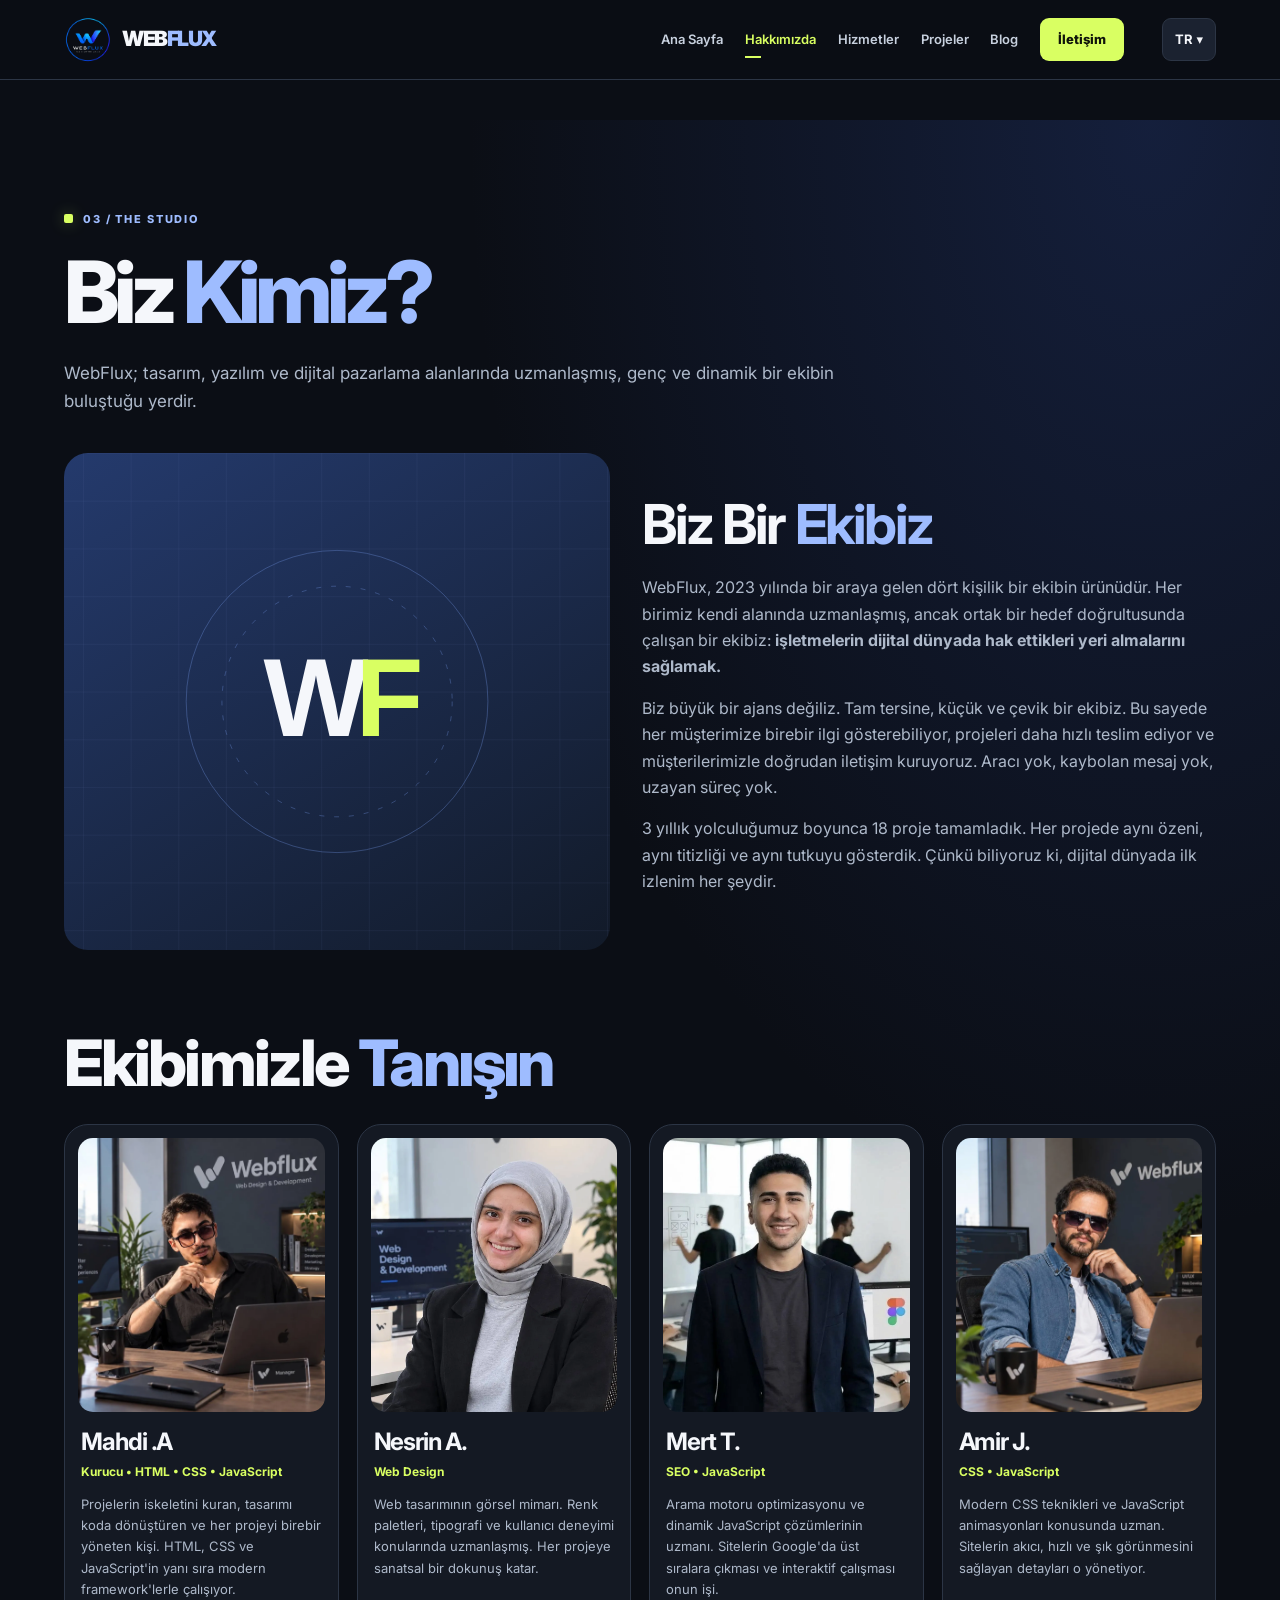
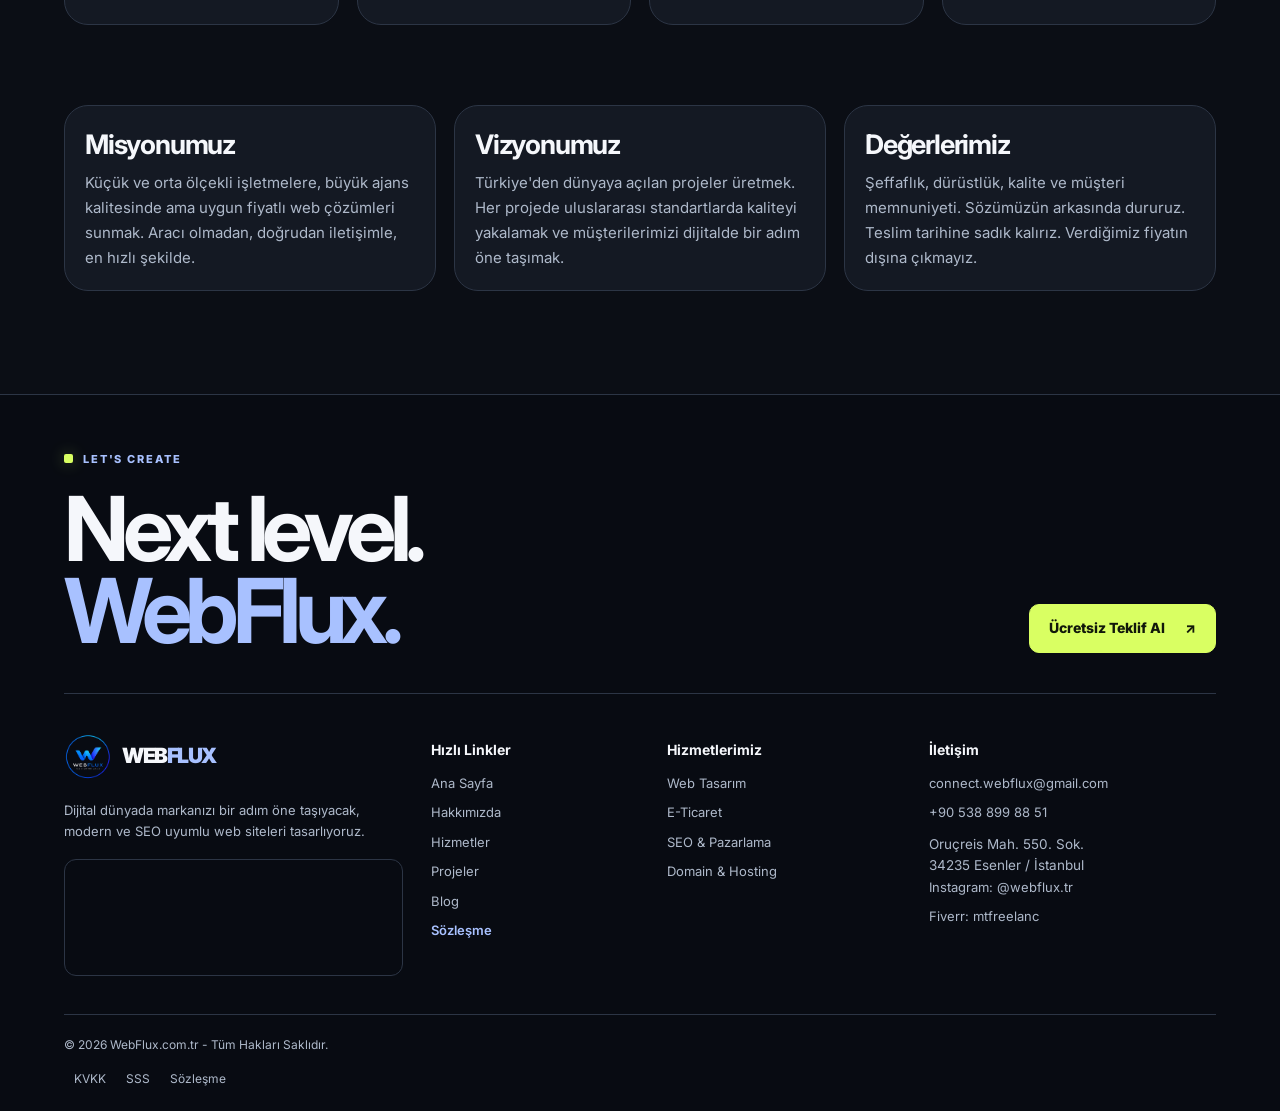
<file: hakkimizda.html>
<!DOCTYPE html>

<html dir="ltr" lang="tr">
<head>
<meta charset="utf-8"/>
<meta content="width=device-width,initial-scale=1.0" name="viewport"/>
<meta content="#0B1120" name="theme-color"/>
<title>Hakkımızda | WebFlux Web Tasarım Ekibi İstanbul</title>
<meta content="WebFlux; tasarım, SEO ve yazılım uzmanlarından oluşan genç ve dinamik bir web tasarım ekibidir. 4 kişilik ekibimizle 18+ proje tamamladık." name="description"/>
<meta content="index,follow" name="robots"/>
<link href="https://webflux.com.tr/hakkimizda.html" rel="canonical"/>
<link href="favicon.ico" rel="icon" type="image/x-icon"/>
<link href="favicon-32x32.png" rel="icon" sizes="32x32" type="image/png"/>
<link href="favicon-16x16.png" rel="icon" sizes="16x16" type="image/png"/>
<link href="apple-touch-icon.png" rel="apple-touch-icon" sizes="180x180"/>
<link href="site.webmanifest" rel="manifest"/>
<link href="https://fonts.googleapis.com" rel="preconnect"/>
<link crossorigin="" href="https://fonts.gstatic.com" rel="preconnect"/>
<link href="style.css?v=flux26" rel="stylesheet"/>
<link href="https://fonts.googleapis.com/css2?family=Inter:wght@300;400;500;600;700;800&amp;display=swap" rel="stylesheet"/>
<script async="" src="https://www.googletagmanager.com/gtag/js?id=G-5HSKSWRNPC"></script>
<script>
window.dataLayer = window.dataLayer || [];
function gtag(){dataLayer.push(arguments);}
gtag('js', new Date());
gtag('config', 'G-5HSKSWRNPC');
</script>
</head>
<body class="page-hakkimizda">
<a class="skip-link" href="#main-content">İçeriğe geç / Skip to content</a><header>
<a aria-label="WebFlux" class="logo-container" href="index.html"><img alt="WebFlux Logo" src="logo.png"/><div class="logo-text">WEB<span>FLUX</span></div></a>
<button aria-controls="site-nav" aria-expanded="false" aria-label="Menü / Menu" class="menu-toggle"><span></span><span></span><span></span></button>
<nav id="site-nav">
<a data-i18n="nav_home" href="index.html">Ana Sayfa</a>
<a aria-current="page" class="active" data-i18n="nav_about" href="hakkimizda.html">Hakkımızda</a>
<a data-i18n="nav_services" href="hizmetler.html">Hizmetler</a>
<a data-i18n="nav_projects" href="projeler.html">Projeler</a>
<a data-i18n="nav_blog" href="blog.html">Blog</a>
<a data-i18n="nav_contact" href="iletisim.html">İletişim</a>
</nav>
<div class="lang-selector"><button aria-expanded="false" aria-label="Dil / Language" class="lang-btn" id="langToggle"><span id="currentLangLabel">TR</span> ▾</button><div class="lang-dropdown" id="langDropdown">
<button class="lang-option" data-lang="tr">🇹🇷 Türkçe</button>
<button class="lang-option" data-lang="en">🇬🇧 English</button>
<button class="lang-option" data-lang="fa">🇮🇷 فارسی</button>
<button class="lang-option" data-lang="ar">🇸🇦 العربية</button>
<button class="lang-option" data-lang="ru">🇷🇺 Русский</button>
</div></div>
</header>
<main id="main-content"><section class="section-container" style="margin-top:40px"><div class="section-kicker"><span></span>03 / THE STUDIO</div>
<h1 class="section-title">Biz <span>Kimiz?</span></h1>
<p style="text-align:center;color:var(--text-muted);max-width:800px;margin:0 auto 60px;font-size:17px">WebFlux; tasarım, yazılım ve dijital pazarlama alanlarında uzmanlaşmış, genç ve dinamik bir ekibin buluştuğu yerdir.</p>
<div class="about-story">
<div class="about-story-img">
<img alt="WebFlux Ekibi Çalışırken" decoding="async" loading="lazy" src="https://images.unsplash.com/photo-1522071820081-009f0129c71c?q=80&amp;w=1200&amp;auto=format&amp;fit=crop"/>
</div>
<div class="about-story-text">
<h2>Biz Bir <span>Ekibiz</span></h2>
<p>WebFlux, 2023 yılında bir araya gelen dört kişilik bir ekibin ürünüdür. Her birimiz kendi alanında uzmanlaşmış, ancak ortak bir hedef doğrultusunda çalışan bir ekibiz: <strong>işletmelerin dijital dünyada hak ettikleri yeri almalarını sağlamak.</strong></p>
<p>Biz büyük bir ajans değiliz. Tam tersine, küçük ve çevik bir ekibiz. Bu sayede her müşterimize birebir ilgi gösterebiliyor, projeleri daha hızlı teslim ediyor ve müşterilerimizle doğrudan iletişim kuruyoruz. Aracı yok, kaybolan mesaj yok, uzayan süreç yok.</p>
<p>3 yıllık yolculuğumuz boyunca 18 proje tamamladık. Her projede aynı özeni, aynı titizliği ve aynı tutkuyu gösterdik. Çünkü biliyoruz ki, dijital dünyada ilk izlenim her şeydir.</p>
</div>
</div>
<h2 class="section-title" style="margin-top:80px">Ekibimizle <span>Tanışın</span></h2>
<div class="team-grid">
<div class="team-member">
<div class="team-member-photo-wrapper">
<img alt="Mahdi A. - Web Tasarım Uzmanı" class="team-member-photo" decoding="async" loading="lazy" src="images/personel1.webp"/>
</div>
<h3>Mahdi .A</h3>
<span class="team-member-role">Kurucu • HTML • CSS • JavaScript</span>
<p>Projelerin iskeletini kuran, tasarımı koda dönüştüren ve her projeyi birebir yöneten kişi. HTML, CSS ve JavaScript'in yanı sıra modern framework'lerle çalışıyor.</p>
</div>
<div class="team-member">
<div class="team-member-photo-wrapper">
<img alt="Nesrin A. - Web Designer" class="team-member-photo" decoding="async" loading="lazy" src="images/personel2.webp"/>
</div>
<h3>Nesrin A.</h3>
<span class="team-member-role">Web Design</span>
<p>Web tasarımının görsel mimarı. Renk paletleri, tipografi ve kullanıcı deneyimi konularında uzmanlaşmış. Her projeye sanatsal bir dokunuş katar.</p>
</div>
<div class="team-member">
<div class="team-member-photo-wrapper">
<img alt="Mert T. - SEO Uzmanı" class="team-member-photo" decoding="async" loading="lazy" src="images/personel3.webp"/>
</div>
<h3>Mert T.</h3>
<span class="team-member-role">SEO • JavaScript</span>
<p>Arama motoru optimizasyonu ve dinamik JavaScript çözümlerinin uzmanı. Sitelerin Google'da üst sıralara çıkması ve interaktif çalışması onun işi.</p>
</div>
<div class="team-member">
<div class="team-member-photo-wrapper">
<img alt="Amir J. - CSS/JS Developer" class="team-member-photo" decoding="async" loading="lazy" src="images/personel4.webp"/>
</div>
<h3>Amir J.</h3>
<span class="team-member-role">CSS • JavaScript</span>
<p>Modern CSS teknikleri ve JavaScript animasyonları konusunda uzman. Sitelerin akıcı, hızlı ve şık görünmesini sağlayan detayları o yönetiyor.</p>
</div>
</div>
<div class="grid-3" style="margin-top:80px">
<div class="card-3d"><h3>Misyonumuz</h3><p>Küçük ve orta ölçekli işletmelere, büyük ajans kalitesinde ama uygun fiyatlı web çözümleri sunmak. Aracı olmadan, doğrudan iletişimle, en hızlı şekilde.</p></div>
<div class="card-3d"><h3>Vizyonumuz</h3><p>Türkiye'den dünyaya açılan projeler üretmek. Her projede uluslararası standartlarda kaliteyi yakalamak ve müşterilerimizi dijitalde bir adım öne taşımak.</p></div>
<div class="card-3d"><h3>Değerlerimiz</h3><p>Şeffaflık, dürüstlük, kalite ve müşteri memnuniyeti. Sözümüzün arkasında dururuz. Teslim tarihine sadık kalırız. Verdiğimiz fiyatın dışına çıkmayız.</p></div>
</div>
</section></main>
<footer><div class="footer-cta"><div><div class="section-kicker"><span></span>LET'S CREATE</div><h2>Next level.<br/><span>WebFlux.</span></h2></div><a class="btn-primary" data-i18n="btn_free_quote" href="iletisim.html">Ücretsiz Teklif Al</a></div>
<div class="footer-grid">
<div class="footer-col">
<div class="logo-container" style="margin-bottom:18px"><img alt="WebFlux Logo" src="logo.png" style="height:50px"/><div class="logo-text">WEB<span>FLUX</span></div></div>
<p data-i18n="footer_desc">Dijital dünyada markanızı bir adım öne taşıyacak, modern ve SEO uyumlu web siteleri tasarlıyoruz.</p>
<div class="footer-map"><iframe loading="lazy" referrerpolicy="no-referrer-when-downgrade" src="https://maps.google.com/maps?q=Oru%C3%A7reis%20Mah.%20550.%20Sok.%2034235%20Esenler%20%C4%B0stanbul&amp;t=&amp;z=15&amp;ie=UTF8&amp;iwloc=&amp;output=embed" title="WebFlux Adres"></iframe></div>
</div>
<div class="footer-col">
<h4 data-i18n="footer_quick">Hızlı Linkler</h4>
<a data-i18n="nav_home" href="index.html">Ana Sayfa</a>
<a data-i18n="nav_about" href="hakkimizda.html">Hakkımızda</a>
<a data-i18n="nav_services" href="hizmetler.html">Hizmetler</a>
<a data-i18n="nav_projects" href="projeler.html">Projeler</a>
<a data-i18n="nav_blog" href="blog.html">Blog</a>
<a href="sozlesme.html" style="color:var(--accent-blue);font-weight:600">Sözleşme</a>
</div>
<div class="footer-col">
<h4 data-i18n="footer_services">Hizmetlerimiz</h4>
<a data-i18n="footer_webdesign" href="hizmetler.html">Web Tasarım</a>
<a data-i18n="footer_eco" href="hizmetler.html">E-Ticaret</a>
<a data-i18n="footer_seo" href="hizmetler.html">SEO &amp; Pazarlama</a>
<a data-i18n="footer_domain" href="hizmetler.html">Domain &amp; Hosting</a>
</div>
<div class="footer-col">
<h4 data-i18n="footer_contact">İletişim</h4>
<a href="mailto:connect.webflux@gmail.com">connect.webflux@gmail.com</a>
<a href="tel:+905388998851">+90 538 899 88 51</a>
<p style="margin-top:10px;color:var(--text-muted);font-size:13.5px;line-height:1.6">Oruçreis Mah. 550. Sok.<br/>34235 Esenler / İstanbul</p>
<a href="https://www.instagram.com/webflux.tr?stkn=MTRya2tkdmo5ZDlkMw==" rel="noreferrer noopener" target="_blank">Instagram: @webflux.tr</a>
<a href="https://www.fiverr.com/mtfreelanc" rel="noreferrer noopener" target="_blank">Fiverr: mtfreelanc</a>
</div>
</div>
<div class="footer-bottom"><p>© 2026 WebFlux.com.tr - <span data-i18n="footer_copyright">Tüm Hakları Saklıdır.</span></p><div style="margin-top:15px"><a data-i18n="footer_kvkk" href="kvkk.html" style="color:var(--text-muted);text-decoration:none;margin:0 10px">KVKK</a><a data-i18n="footer_sss" href="sss.html" style="color:var(--text-muted);text-decoration:none;margin:0 10px">SSS</a><a href="sozlesme.html" style="color:var(--text-muted);text-decoration:none;margin:0 10px">Sözleşme</a></div></div>
</footer>
<script src="lang.js?v=flux26"></script>
<script src="script.js?v=flux26"></script>
</body>
</html>
</file>
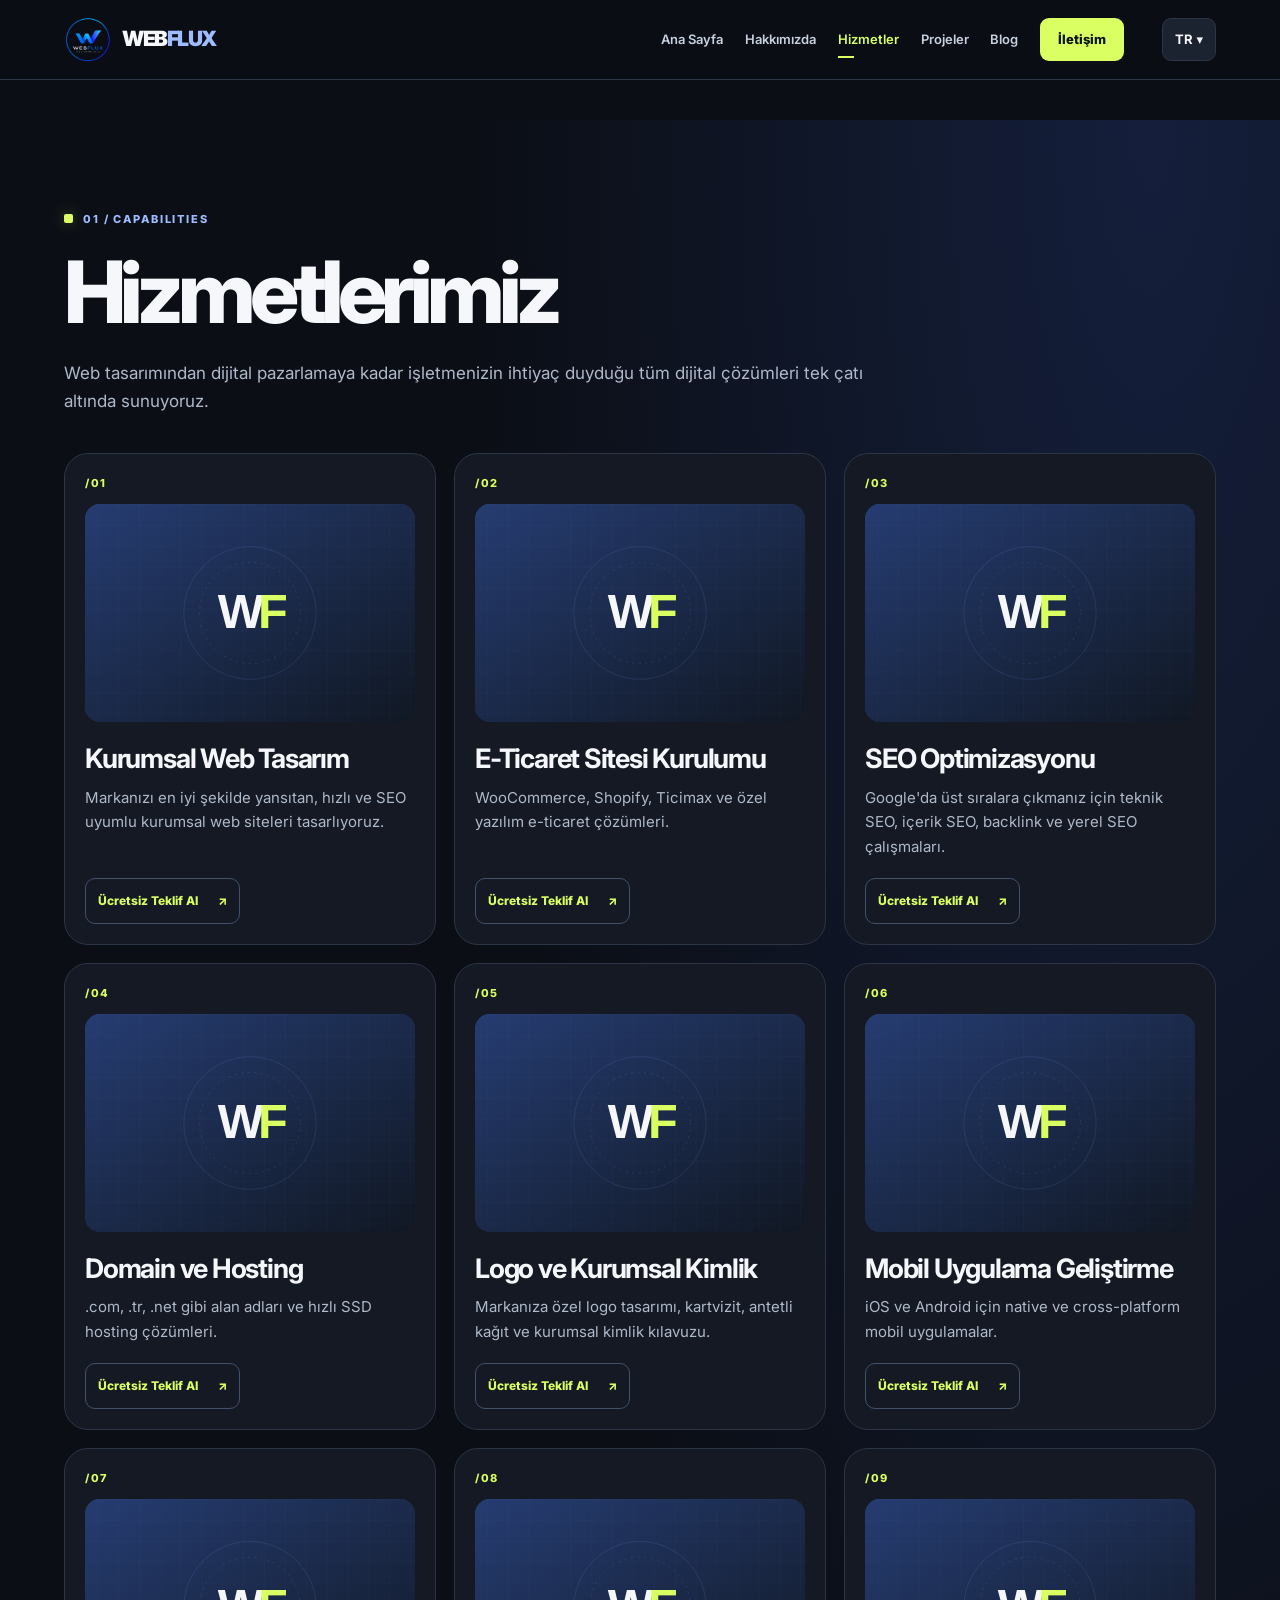
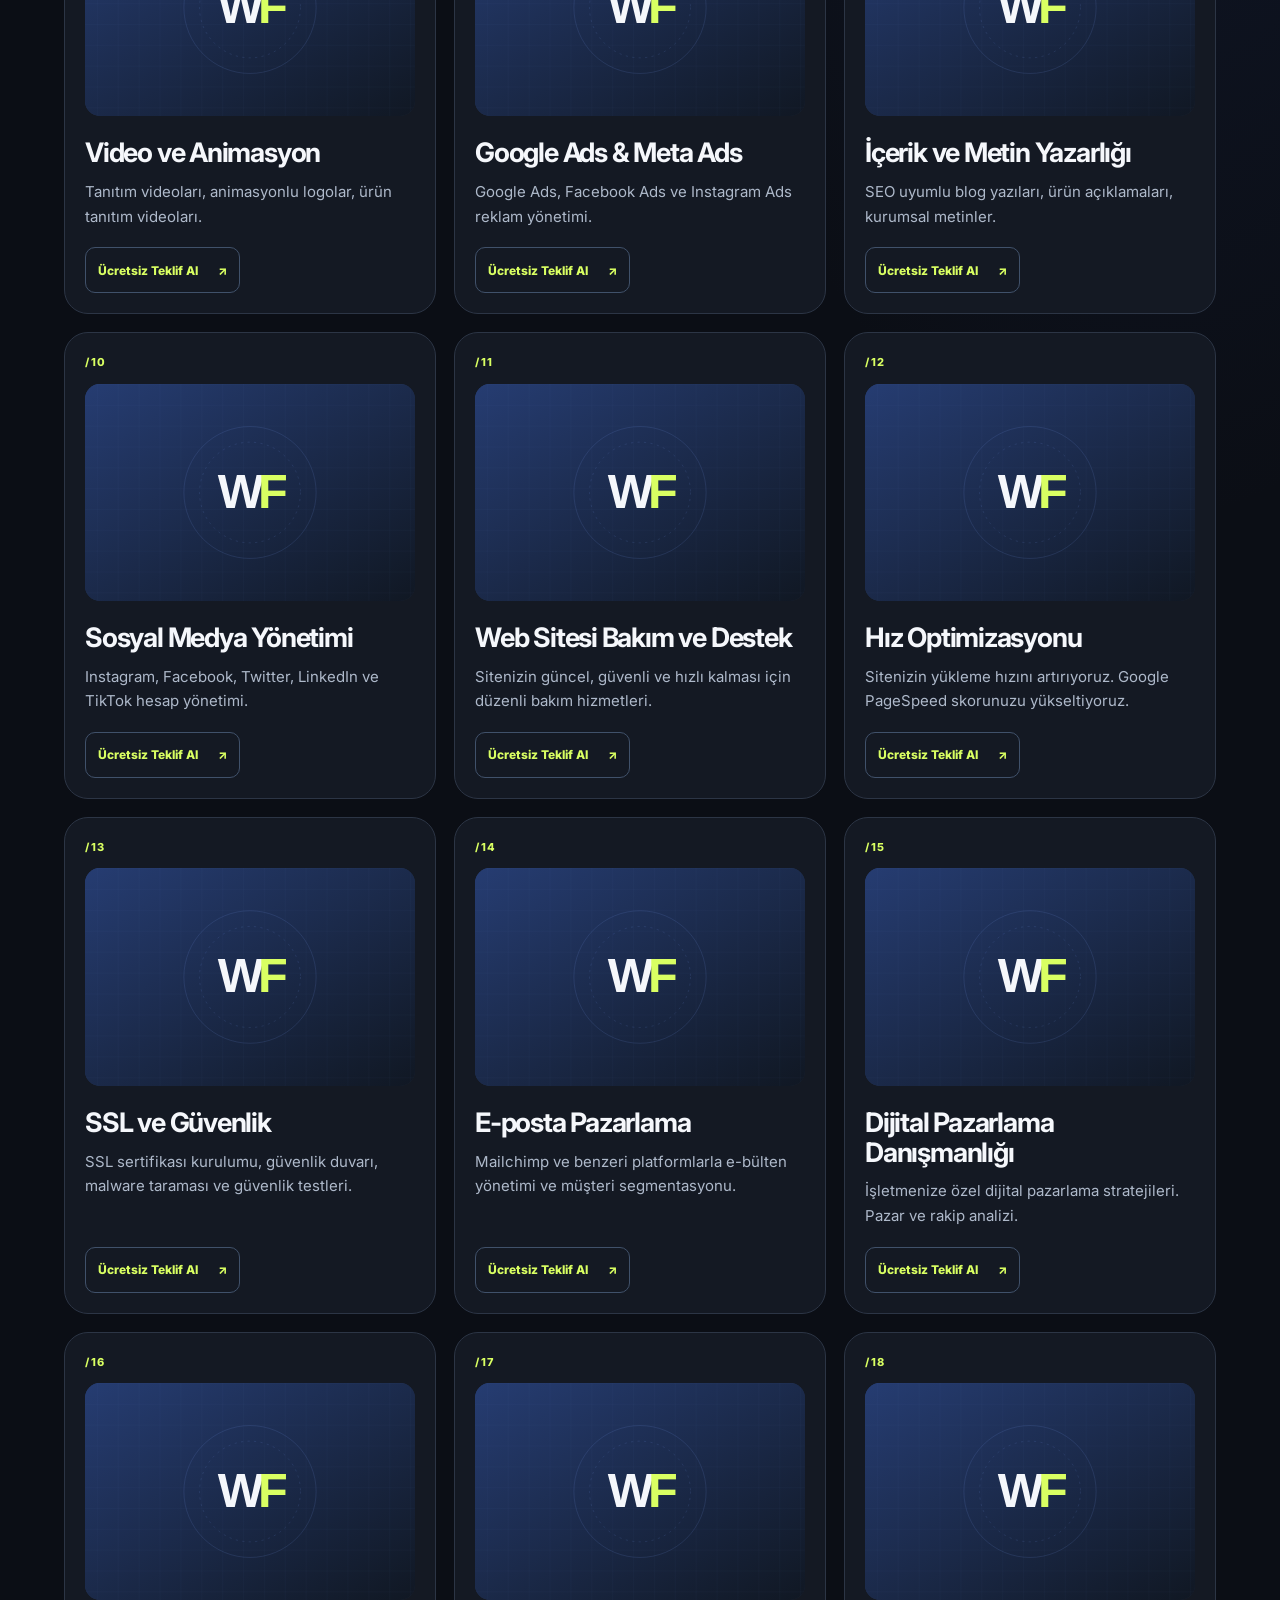
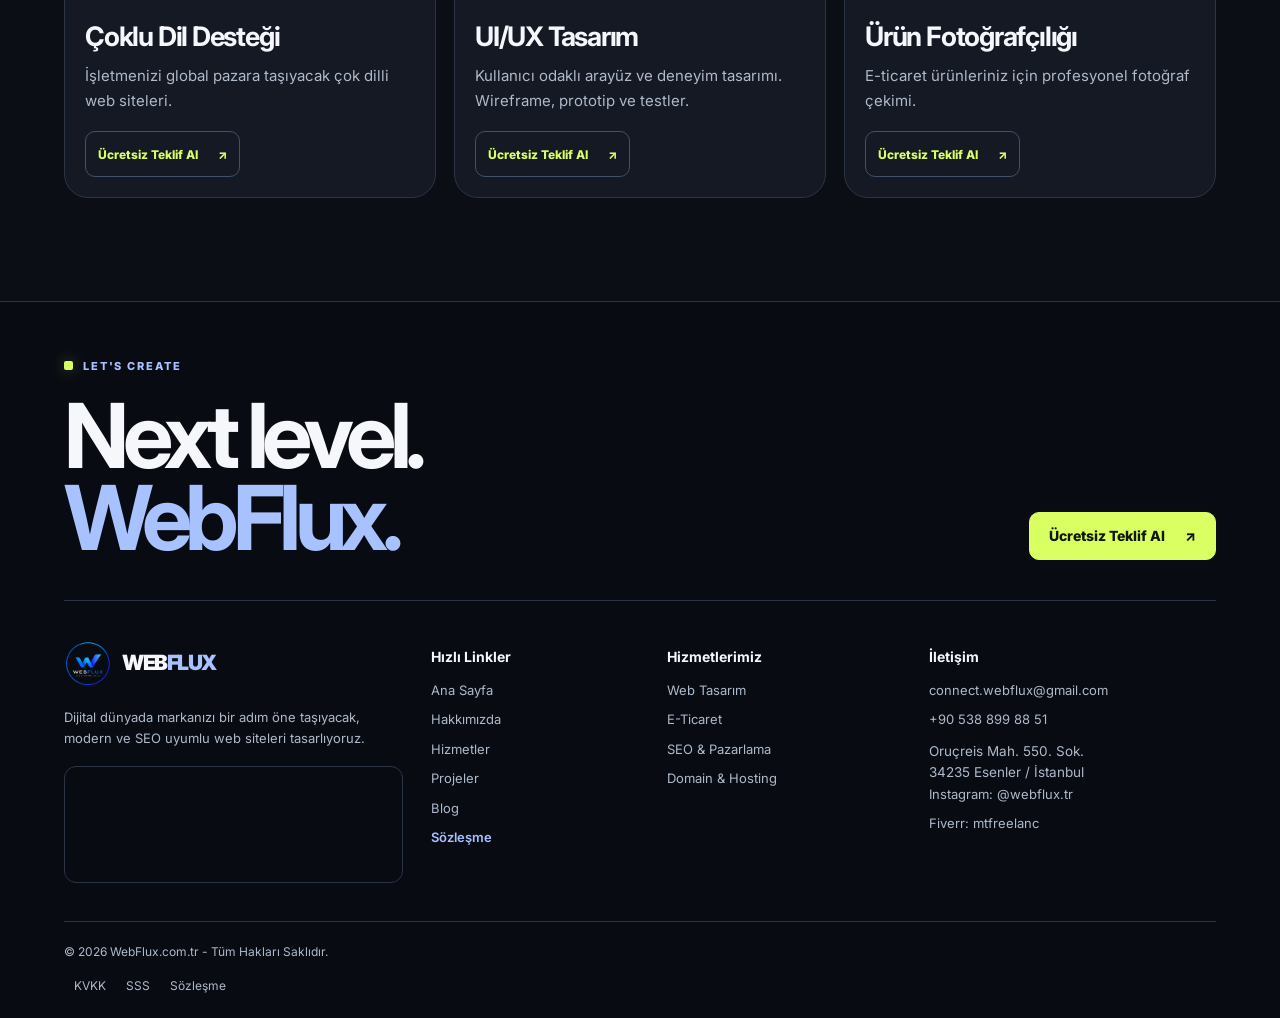
<file: hizmetler.html>
<!DOCTYPE html>

<html dir="ltr" lang="tr">
<head>
<meta charset="utf-8"/><meta content="width=device-width,initial-scale=1.0" name="viewport"/><meta content="#0B1120" name="theme-color"/>
<title>Hizmetlerimiz | Web Tasarım, E-Ticaret, SEO | WebFlux İstanbul</title>
<meta content="WebFlux hizmetleri: 18+ profesyonel dijital hizmet. Web tasarım, e-ticaret, SEO, mobil uygulama, dijital pazarlama ve daha fazlası." name="description"/>
<meta content="index,follow" name="robots"/>
<link href="https://webflux.com.tr/hizmetler.html" rel="canonical"/>
<link href="favicon.ico" rel="icon" type="image/x-icon"/>
<link href="favicon-32x32.png" rel="icon" sizes="32x32" type="image/png"/>
<link href="favicon-16x16.png" rel="icon" sizes="16x16" type="image/png"/>
<link href="apple-touch-icon.png" rel="apple-touch-icon" sizes="180x180"/>
<link href="site.webmanifest" rel="manifest"/>
<link href="https://fonts.googleapis.com" rel="preconnect"/><link crossorigin="" href="https://fonts.gstatic.com" rel="preconnect"/>
<link href="style.css?v=flux26" rel="stylesheet"/><link href="https://fonts.googleapis.com/css2?family=Inter:wght@300;400;500;600;700;800&amp;display=swap" rel="stylesheet"/>
<script async="" src="https://www.googletagmanager.com/gtag/js?id=G-5HSKSWRNPC"></script>
<script>
window.dataLayer = window.dataLayer || [];
function gtag(){dataLayer.push(arguments);}
gtag('js', new Date());
gtag('config', 'G-5HSKSWRNPC');
</script>
</head>
<body class="page-hizmetler">
<a class="skip-link" href="#main-content">İçeriğe geç / Skip to content</a><header>
<a aria-label="WebFlux" class="logo-container" href="index.html"><img alt="WebFlux" src="logo.png"/><div class="logo-text">WEB<span>FLUX</span></div></a>
<button aria-controls="site-nav" aria-expanded="false" aria-label="Menü / Menu" class="menu-toggle"><span></span><span></span><span></span></button>
<nav id="site-nav">
<a data-i18n="nav_home" href="index.html">Ana Sayfa</a>
<a data-i18n="nav_about" href="hakkimizda.html">Hakkımızda</a>
<a aria-current="page" class="active" data-i18n="nav_services" href="hizmetler.html">Hizmetler</a>
<a data-i18n="nav_projects" href="projeler.html">Projeler</a>
<a data-i18n="nav_blog" href="blog.html">Blog</a>
<a data-i18n="nav_contact" href="iletisim.html">İletişim</a>
</nav>
<div class="lang-selector"><button aria-expanded="false" aria-label="Dil / Language" class="lang-btn" id="langToggle"><span id="currentLangLabel">TR</span> ▾</button><div class="lang-dropdown" id="langDropdown">
<button class="lang-option" data-lang="tr">🇹🇷 Türkçe</button><button class="lang-option" data-lang="en">🇬🇧 English</button><button class="lang-option" data-lang="fa">🇮🇷 فارسی</button><button class="lang-option" data-lang="ar">🇸🇦 العربية</button><button class="lang-option" data-lang="ru">🇷🇺 Русский</button>
</div></div>
</header>
<main id="main-content"><section class="section-container" style="margin-top:40px"><div class="section-kicker"><span></span>01 / CAPABILITIES</div>
<h1 class="section-title" data-i18n="services_page_title">Hizmetlerimiz</h1>
<p data-i18n="services_page_desc" style="text-align:center;color:var(--text-muted);max-width:800px;margin:0 auto 60px;font-size:17px">Web tasarımından dijital pazarlamaya kadar işletmenizin ihtiyaç duyduğu tüm dijital çözümleri tek çatı altında sunuyoruz.</p>
<div class="grid-3">
<div class="card-3d" data-service-index="1"><div class="card-image"><img alt="Kurumsal Web Tasarım" decoding="async" loading="lazy" src="https://images.unsplash.com/photo-1547658719-da2b51169166?q=80&amp;w=600&amp;auto=format&amp;fit=crop"/></div><h3 data-i18n="svc1_t">Kurumsal Web Tasarım</h3><p data-i18n="svc1_d">Markanızı en iyi şekilde yansıtan, hızlı ve SEO uyumlu kurumsal web siteleri tasarlıyoruz.</p><a class="service-cta" data-i18n="btn_free_quote" href="iletisim.html">Ücretsiz Teklif Al</a></div>
<div class="card-3d" data-service-index="2"><div class="card-image"><img alt="E-Ticaret" decoding="async" loading="lazy" src="https://images.unsplash.com/photo-1556742049-0cfed4f6a45d?q=80&amp;w=600&amp;auto=format&amp;fit=crop"/></div><h3 data-i18n="svc2_t">E-Ticaret Sitesi Kurulumu</h3><p data-i18n="svc2_d">WooCommerce, Shopify, Ticimax ve özel yazılım e-ticaret çözümleri.</p><a class="service-cta" data-i18n="btn_free_quote" href="iletisim.html">Ücretsiz Teklif Al</a></div>
<div class="card-3d" data-service-index="3"><div class="card-image"><img alt="SEO" decoding="async" loading="lazy" src="https://images.unsplash.com/photo-1562577309-4932fdd64cd1?q=80&amp;w=600&amp;auto=format&amp;fit=crop"/></div><h3 data-i18n="svc3_t">SEO Optimizasyonu</h3><p data-i18n="svc3_d">Google'da üst sıralara çıkmanız için teknik SEO, içerik SEO, backlink ve yerel SEO çalışmaları.</p><a class="service-cta" data-i18n="btn_free_quote" href="iletisim.html">Ücretsiz Teklif Al</a></div>
<div class="card-3d" data-service-index="4"><div class="card-image"><img alt="Domain Hosting" decoding="async" loading="lazy" src="https://images.unsplash.com/photo-1558494949-ef010cbdcc31?q=80&amp;w=600&amp;auto=format&amp;fit=crop"/></div><h3 data-i18n="svc4_t">Domain ve Hosting</h3><p data-i18n="svc4_d">.com, .tr, .net gibi alan adları ve hızlı SSD hosting çözümleri.</p><a class="service-cta" data-i18n="btn_free_quote" href="iletisim.html">Ücretsiz Teklif Al</a></div>
<div class="card-3d" data-service-index="5"><div class="card-image"><img alt="Logo Tasarım" decoding="async" loading="lazy" src="https://images.unsplash.com/photo-1626785774573-4b799315345d?q=80&amp;w=600&amp;auto=format&amp;fit=crop"/></div><h3 data-i18n="svc5_t">Logo ve Kurumsal Kimlik</h3><p data-i18n="svc5_d">Markanıza özel logo tasarımı, kartvizit, antetli kağıt ve kurumsal kimlik kılavuzu.</p><a class="service-cta" data-i18n="btn_free_quote" href="iletisim.html">Ücretsiz Teklif Al</a></div>
<div class="card-3d" data-service-index="6"><div class="card-image"><img alt="Mobil Uygulama" decoding="async" loading="lazy" src="https://images.unsplash.com/photo-1512941937669-90a1b58e7e9c?q=80&amp;w=600&amp;auto=format&amp;fit=crop"/></div><h3 data-i18n="svc6_t">Mobil Uygulama Geliştirme</h3><p data-i18n="svc6_d">iOS ve Android için native ve cross-platform mobil uygulamalar.</p><a class="service-cta" data-i18n="btn_free_quote" href="iletisim.html">Ücretsiz Teklif Al</a></div>
<div class="card-3d" data-service-index="7"><div class="card-image"><img alt="Video Animasyon" decoding="async" loading="lazy" src="https://images.unsplash.com/photo-1574717024653-61fd2cf4d44d?q=80&amp;w=600&amp;auto=format&amp;fit=crop"/></div><h3 data-i18n="svc7_t">Video ve Animasyon</h3><p data-i18n="svc7_d">Tanıtım videoları, animasyonlu logolar, ürün tanıtım videoları.</p><a class="service-cta" data-i18n="btn_free_quote" href="iletisim.html">Ücretsiz Teklif Al</a></div>
<div class="card-3d" data-service-index="8"><div class="card-image"><img alt="Google Ads" decoding="async" loading="lazy" src="https://images.unsplash.com/photo-1611926653458-09294b3142bf?q=80&amp;w=600&amp;auto=format&amp;fit=crop"/></div><h3 data-i18n="svc8_t">Google Ads &amp; Meta Ads</h3><p data-i18n="svc8_d">Google Ads, Facebook Ads ve Instagram Ads reklam yönetimi.</p><a class="service-cta" data-i18n="btn_free_quote" href="iletisim.html">Ücretsiz Teklif Al</a></div>
<div class="card-3d" data-service-index="9"><div class="card-image"><img alt="İçerik Yazarlığı" decoding="async" loading="lazy" src="https://images.unsplash.com/photo-1455390582262-044cdead277a?q=80&amp;w=600&amp;auto=format&amp;fit=crop"/></div><h3 data-i18n="svc9_t">İçerik ve Metin Yazarlığı</h3><p data-i18n="svc9_d">SEO uyumlu blog yazıları, ürün açıklamaları, kurumsal metinler.</p><a class="service-cta" data-i18n="btn_free_quote" href="iletisim.html">Ücretsiz Teklif Al</a></div>
<div class="card-3d" data-service-index="10"><div class="card-image"><img alt="Sosyal Medya" decoding="async" loading="lazy" src="https://images.unsplash.com/photo-1611162617213-7d7a39e9b1d7?q=80&amp;w=600&amp;auto=format&amp;fit=crop"/></div><h3 data-i18n="svc10_t">Sosyal Medya Yönetimi</h3><p data-i18n="svc10_d">Instagram, Facebook, Twitter, LinkedIn ve TikTok hesap yönetimi.</p><a class="service-cta" data-i18n="btn_free_quote" href="iletisim.html">Ücretsiz Teklif Al</a></div>
<div class="card-3d" data-service-index="11"><div class="card-image"><img alt="Bakım Destek" decoding="async" loading="lazy" src="https://images.unsplash.com/photo-1581091226825-a6a2a5aee158?q=80&amp;w=600&amp;auto=format&amp;fit=crop"/></div><h3 data-i18n="svc11_t">Web Sitesi Bakım ve Destek</h3><p data-i18n="svc11_d">Sitenizin güncel, güvenli ve hızlı kalması için düzenli bakım hizmetleri.</p><a class="service-cta" data-i18n="btn_free_quote" href="iletisim.html">Ücretsiz Teklif Al</a></div>
<div class="card-3d" data-service-index="12"><div class="card-image"><img alt="Hız Optimizasyonu" decoding="async" loading="lazy" src="https://images.unsplash.com/photo-1551288049-bebda4e38f71?q=80&amp;w=600&amp;auto=format&amp;fit=crop"/></div><h3 data-i18n="svc12_t">Hız Optimizasyonu</h3><p data-i18n="svc12_d">Sitenizin yükleme hızını artırıyoruz. Google PageSpeed skorunuzu yükseltiyoruz.</p><a class="service-cta" data-i18n="btn_free_quote" href="iletisim.html">Ücretsiz Teklif Al</a></div>
<div class="card-3d" data-service-index="13"><div class="card-image"><img alt="SSL Güvenlik" decoding="async" loading="lazy" src="https://images.unsplash.com/photo-1563013544-824ae1b704d3?q=80&amp;w=600&amp;auto=format&amp;fit=crop"/></div><h3 data-i18n="svc13_t">SSL ve Güvenlik</h3><p data-i18n="svc13_d">SSL sertifikası kurulumu, güvenlik duvarı, malware taraması ve güvenlik testleri.</p><a class="service-cta" data-i18n="btn_free_quote" href="iletisim.html">Ücretsiz Teklif Al</a></div>
<div class="card-3d" data-service-index="14"><div class="card-image"><img alt="E-posta Pazarlama" decoding="async" loading="lazy" src="https://images.unsplash.com/photo-1596526131083-e8c633c948d2?q=80&amp;w=600&amp;auto=format&amp;fit=crop"/></div><h3 data-i18n="svc14_t">E-posta Pazarlama</h3><p data-i18n="svc14_d">Mailchimp ve benzeri platformlarla e-bülten yönetimi ve müşteri segmentasyonu.</p><a class="service-cta" data-i18n="btn_free_quote" href="iletisim.html">Ücretsiz Teklif Al</a></div>
<div class="card-3d" data-service-index="15"><div class="card-image"><img alt="Dijital Pazarlama" decoding="async" loading="lazy" src="https://images.unsplash.com/photo-1552664730-d307ca884978?q=80&amp;w=600&amp;auto=format&amp;fit=crop"/></div><h3 data-i18n="svc15_t">Dijital Pazarlama Danışmanlığı</h3><p data-i18n="svc15_d">İşletmenize özel dijital pazarlama stratejileri. Pazar ve rakip analizi.</p><a class="service-cta" data-i18n="btn_free_quote" href="iletisim.html">Ücretsiz Teklif Al</a></div>
<div class="card-3d" data-service-index="16"><div class="card-image"><img alt="Çoklu Dil" decoding="async" loading="lazy" src="https://images.unsplash.com/photo-1526374965328-7f61d4dc18c5?q=80&amp;w=600&amp;auto=format&amp;fit=crop"/></div><h3 data-i18n="svc16_t">Çoklu Dil Desteği</h3><p data-i18n="svc16_d">İşletmenizi global pazara taşıyacak çok dilli web siteleri.</p><a class="service-cta" data-i18n="btn_free_quote" href="iletisim.html">Ücretsiz Teklif Al</a></div>
<div class="card-3d" data-service-index="17"><div class="card-image"><img alt="UI UX Tasarım" decoding="async" loading="lazy" src="https://images.unsplash.com/photo-1561070791-2526d30994b5?q=80&amp;w=600&amp;auto=format&amp;fit=crop"/></div><h3 data-i18n="svc17_t">UI/UX Tasarım</h3><p data-i18n="svc17_d">Kullanıcı odaklı arayüz ve deneyim tasarımı. Wireframe, prototip ve testler.</p><a class="service-cta" data-i18n="btn_free_quote" href="iletisim.html">Ücretsiz Teklif Al</a></div>
<div class="card-3d" data-service-index="18"><div class="card-image"><img alt="Ürün Fotoğrafçılığı" decoding="async" loading="lazy" src="https://images.unsplash.com/photo-1502920917128-1aa500764cbd?q=80&amp;w=600&amp;auto=format&amp;fit=crop"/></div><h3 data-i18n="svc18_t">Ürün Fotoğrafçılığı</h3><p data-i18n="svc18_d">E-ticaret ürünleriniz için profesyonel fotoğraf çekimi.</p><a class="service-cta" data-i18n="btn_free_quote" href="iletisim.html">Ücretsiz Teklif Al</a></div>
</div></section></main>
<footer><div class="footer-cta"><div><div class="section-kicker"><span></span>LET'S CREATE</div><h2>Next level.<br/><span>WebFlux.</span></h2></div><a class="btn-primary" data-i18n="btn_free_quote" href="iletisim.html">Ücretsiz Teklif Al</a></div>
<div class="footer-grid">
<div class="footer-col">
<div class="logo-container" style="margin-bottom:18px"><img alt="WebFlux" src="logo.png" style="height:50px"/><div class="logo-text">WEB<span>FLUX</span></div></div>
<p data-i18n="footer_desc">Dijital dünyada markanızı bir adım öne taşıyacak, modern ve SEO uyumlu web siteleri tasarlıyoruz.</p>
<div class="footer-map"><iframe loading="lazy" referrerpolicy="no-referrer-when-downgrade" src="https://maps.google.com/maps?q=Oru%C3%A7reis%20Mah.%20550.%20Sok.%2034235%20Esenler%20%C4%B0stanbul&amp;t=&amp;z=15&amp;ie=UTF8&amp;iwloc=&amp;output=embed" title="WebFlux Adres"></iframe></div>
</div>
<div class="footer-col">
<h4 data-i18n="footer_quick">Hızlı Linkler</h4>
<a data-i18n="nav_home" href="index.html">Ana Sayfa</a>
<a data-i18n="nav_about" href="hakkimizda.html">Hakkımızda</a>
<a data-i18n="nav_services" href="hizmetler.html">Hizmetler</a>
<a data-i18n="nav_projects" href="projeler.html">Projeler</a>
<a data-i18n="nav_blog" href="blog.html">Blog</a>
<a href="sozlesme.html" style="color:var(--accent-blue);font-weight:600">Sözleşme</a>
</div>
<div class="footer-col">
<h4 data-i18n="footer_services">Hizmetlerimiz</h4>
<a data-i18n="footer_webdesign" href="hizmetler.html">Web Tasarım</a>
<a data-i18n="footer_eco" href="hizmetler.html">E-Ticaret</a>
<a data-i18n="footer_seo" href="hizmetler.html">SEO &amp; Pazarlama</a>
<a data-i18n="footer_domain" href="hizmetler.html">Domain &amp; Hosting</a>
</div>
<div class="footer-col">
<h4 data-i18n="footer_contact">İletişim</h4>
<a href="mailto:connect.webflux@gmail.com">connect.webflux@gmail.com</a>
<a href="tel:+905388998851">+90 538 899 88 51</a>
<p style="margin-top:10px;color:var(--text-muted);font-size:13.5px;line-height:1.6">Oruçreis Mah. 550. Sok.<br/>34235 Esenler / İstanbul</p>
<a href="https://www.instagram.com/webflux.tr?stkn=MTRya2tkdmo5ZDlkMw==" rel="noreferrer noopener" target="_blank">Instagram: @webflux.tr</a>
<a href="https://www.fiverr.com/mtfreelanc" rel="noreferrer noopener" target="_blank">Fiverr: mtfreelanc</a>
</div>
</div>
<div class="footer-bottom"><p>© 2026 WebFlux.com.tr - <span data-i18n="footer_copyright">Tüm Hakları Saklıdır.</span></p><div style="margin-top:15px"><a data-i18n="footer_kvkk" href="kvkk.html" style="color:var(--text-muted);text-decoration:none;margin:0 10px">KVKK</a><a data-i18n="footer_sss" href="sss.html" style="color:var(--text-muted);text-decoration:none;margin:0 10px">SSS</a><a href="sozlesme.html" style="color:var(--text-muted);text-decoration:none;margin:0 10px">Sözleşme</a></div></div>
</footer>
<script src="lang.js?v=flux26"></script><script src="script.js?v=flux26"></script>
</body>
</html>
</file>
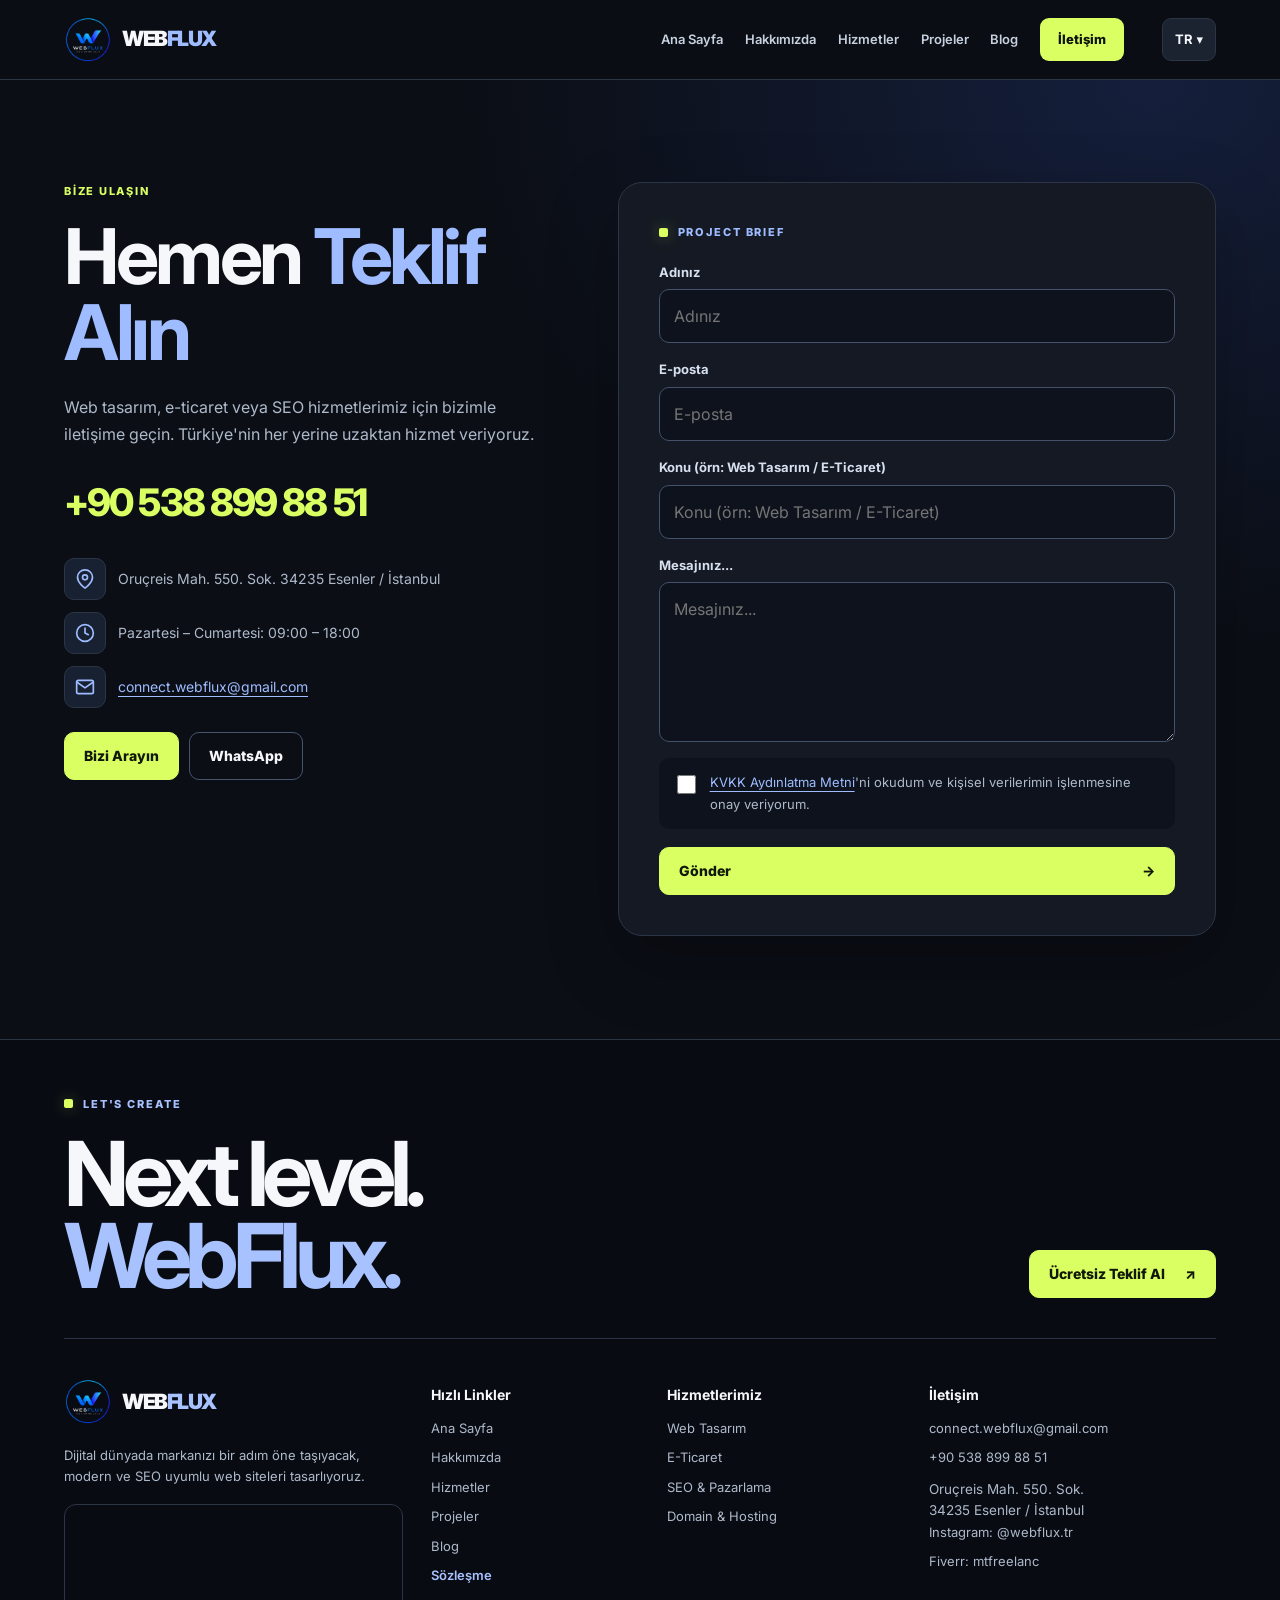
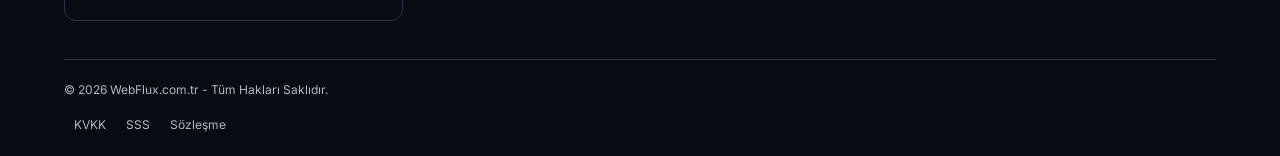
<file: iletisim.html>
<!DOCTYPE html>

<html dir="ltr" lang="tr">
<head>
<meta charset="utf-8"/>
<meta content="width=device-width,initial-scale=1.0" name="viewport"/>
<meta content="#0B1120" name="theme-color"/>
<title>İletişim | Web Tasarım Teklifi Alın | WebFlux İstanbul</title>
<meta content="WebFlux ile iletişime geçin. Web tasarım, e-ticaret ve SEO projeniz için ücretsiz teklif alın." name="description"/>
<meta content="index,follow" name="robots"/>
<link href="https://webflux.com.tr/iletisim.html" rel="canonical"/>
<link href="favicon.ico" rel="icon" type="image/x-icon"/>
<link href="favicon-32x32.png" rel="icon" sizes="32x32" type="image/png"/>
<link href="favicon-16x16.png" rel="icon" sizes="16x16" type="image/png"/>
<link href="apple-touch-icon.png" rel="apple-touch-icon" sizes="180x180"/>
<link href="site.webmanifest" rel="manifest"/>
<link href="https://fonts.googleapis.com" rel="preconnect"/>
<link crossorigin="" href="https://fonts.gstatic.com" rel="preconnect"/>
<link href="style.css?v=flux26" rel="stylesheet"/>
<link href="https://fonts.googleapis.com/css2?family=Inter:wght@300;400;500;600;700;800&amp;display=swap" rel="stylesheet"/>
<script async="" src="https://www.googletagmanager.com/gtag/js?id=G-5HSKSWRNPC"></script>
<script>
window.dataLayer = window.dataLayer || [];
function gtag(){dataLayer.push(arguments);}
gtag('js', new Date());
gtag('config', 'G-5HSKSWRNPC');
</script>
</head>
<body class="page-iletisim">
<a class="skip-link" href="#main-content">İçeriğe geç / Skip to content</a><header>
<a aria-label="WebFlux" class="logo-container" href="index.html"><img alt="WebFlux" src="logo.png"/><div class="logo-text">WEB<span>FLUX</span></div></a>
<button aria-controls="site-nav" aria-expanded="false" aria-label="Menü / Menu" class="menu-toggle"><span></span><span></span><span></span></button>
<nav id="site-nav">
<a data-i18n="nav_home" href="index.html">Ana Sayfa</a>
<a data-i18n="nav_about" href="hakkimizda.html">Hakkımızda</a>
<a data-i18n="nav_services" href="hizmetler.html">Hizmetler</a>
<a data-i18n="nav_projects" href="projeler.html">Projeler</a>
<a data-i18n="nav_blog" href="blog.html">Blog</a>
<a aria-current="page" class="active" data-i18n="nav_contact" href="iletisim.html">İletişim</a>
</nav>
<div class="lang-selector"><button aria-expanded="false" aria-label="Dil / Language" class="lang-btn" id="langToggle"><span id="currentLangLabel">TR</span> ▾</button><div class="lang-dropdown" id="langDropdown">
<button class="lang-option" data-lang="tr">🇹🇷 Türkçe</button>
<button class="lang-option" data-lang="en">🇬🇧 English</button>
<button class="lang-option" data-lang="fa">🇮🇷 فارسی</button>
<button class="lang-option" data-lang="ar">🇸🇦 العربية</button>
<button class="lang-option" data-lang="ru">🇷🇺 Русский</button>
</div></div>
</header>
<main id="main-content"><section class="contact-section">
<div class="contact-wrapper">
<div class="contact-info">
<div class="contact-label">BİZE ULAŞIN</div>
<h1 class="contact-title">Hemen <span>Teklif Alın</span></h1>
<p class="contact-desc">Web tasarım, e-ticaret veya SEO hizmetlerimiz için bizimle iletişime geçin. Türkiye'nin her yerine uzaktan hizmet veriyoruz.</p>
<a class="contact-phone" href="tel:+905388998851">+90 538 899 88 51</a>
<div class="contact-details">
<div class="contact-detail">
<div class="contact-icon">
<svg fill="none" height="20" stroke="currentColor" stroke-linecap="round" stroke-linejoin="round" stroke-width="2" viewbox="0 0 24 24" width="20"><path d="M21 10c0 7-9 13-9 13s-9-6-9-13a9 9 0 0 1 18 0z"></path><circle cx="12" cy="10" r="3"></circle></svg>
</div>
<div class="contact-detail-text">Oruçreis Mah. 550. Sok. 34235 Esenler / İstanbul</div>
</div>
<div class="contact-detail">
<div class="contact-icon">
<svg fill="none" height="20" stroke="currentColor" stroke-linecap="round" stroke-linejoin="round" stroke-width="2" viewbox="0 0 24 24" width="20"><circle cx="12" cy="12" r="10"></circle><polyline points="12 6 12 12 16 14"></polyline></svg>
</div>
<div class="contact-detail-text">Pazartesi – Cumartesi: 09:00 – 18:00</div>
</div>
<div class="contact-detail">
<div class="contact-icon">
<svg fill="none" height="20" stroke="currentColor" stroke-linecap="round" stroke-linejoin="round" stroke-width="2" viewbox="0 0 24 24" width="20"><path d="M4 4h16c1.1 0 2 .9 2 2v12c0 1.1-.9 2-2 2H4c-1.1 0-2-.9-2-2V6c0-1.1.9-2 2-2z"></path><polyline points="22,6 12,13 2,6"></polyline></svg>
</div>
<a class="contact-detail-text contact-detail-link" href="mailto:connect.webflux@gmail.com">connect.webflux@gmail.com</a>
</div>
</div>
<div class="contact-buttons">
<a class="contact-btn contact-btn-primary" href="tel:+905388998851">Bizi Arayın</a>
<a class="contact-btn contact-btn-secondary" href="https://wa.me/905388998851" rel="noreferrer noopener" target="_blank">WhatsApp</a>
</div>
</div>
<div class="contact-form-card"><div class="section-kicker"><span></span>PROJECT BRIEF</div>
<form action="https://api.web3forms.com/submit" id="contactForm" method="POST">
<input name="access_key" type="hidden" value="75bd7e52-a707-40e3-b568-65b7ce93a207"/>
<input name="subject" type="hidden" value="WebFlux Sitesinden Yeni Mesaj"/>
<input name="from_name" type="hidden" value="WebFlux İletişim Formu"/>
<input name="redirect" type="hidden" value="https://webflux.com.tr/tesekkurler.html"/>
<div class="contact-form-group">
<label class="field-label" for="contact-field-0">Adınız</label><input autocomplete="name" id="contact-field-0" name="name" placeholder="Adınız" required="" type="text"/>
</div>
<div class="contact-form-group">
<label class="field-label" for="contact-field-1">E-posta</label><input autocomplete="email" id="contact-field-1" name="email" placeholder="E-posta" required="" type="email"/>
</div>
<div class="contact-form-group">
<label class="field-label" for="contact-field-2">Konu (örn: Web Tasarım / E-Ticaret)</label><input id="contact-field-2" name="subject" placeholder="Konu (örn: Web Tasarım / E-Ticaret)" type="text"/>
</div>
<div class="contact-form-group">
<label class="field-label" for="contact-field-3">Mesajınız...</label><textarea id="contact-field-3" name="message" placeholder="Mesajınız..." required="" rows="5"></textarea>
</div>
<!-- ✅ KVKK ONAY KUTUSU BURAYA EKLENDİ -->
<div class="kvkk-checkbox-group">
<input id="kvkkOnay" name="kvkkOnay" required="" type="checkbox"/>
<label for="kvkkOnay">
<a href="kvkk.html" rel="noreferrer noopener" target="_blank">KVKK Aydınlatma Metni</a>'ni okudum ve kişisel verilerimin işlenmesine onay veriyorum.
        </label>
</div>
<button class="contact-submit" type="submit">Gönder <span>→</span></button>
</form>
</div>
</div>
</section></main>
<footer><div class="footer-cta"><div><div class="section-kicker"><span></span>LET'S CREATE</div><h2>Next level.<br/><span>WebFlux.</span></h2></div><a class="btn-primary" data-i18n="btn_free_quote" href="iletisim.html">Ücretsiz Teklif Al</a></div>
<div class="footer-grid">
<div class="footer-col">
<div class="logo-container" style="margin-bottom:18px"><img alt="WebFlux" src="logo.png" style="height:50px"/><div class="logo-text">WEB<span>FLUX</span></div></div>
<p data-i18n="footer_desc">Dijital dünyada markanızı bir adım öne taşıyacak, modern ve SEO uyumlu web siteleri tasarlıyoruz.</p>
<div class="footer-map"><iframe loading="lazy" referrerpolicy="no-referrer-when-downgrade" src="https://maps.google.com/maps?q=Oru%C3%A7reis%20Mah.%20550.%20Sok.%2034235%20Esenler%20%C4%B0stanbul&amp;t=&amp;z=15&amp;ie=UTF8&amp;iwloc=&amp;output=embed" title="WebFlux Adres"></iframe></div>
</div>
<div class="footer-col">
<h4 data-i18n="footer_quick">Hızlı Linkler</h4>
<a data-i18n="nav_home" href="index.html">Ana Sayfa</a>
<a data-i18n="nav_about" href="hakkimizda.html">Hakkımızda</a>
<a data-i18n="nav_services" href="hizmetler.html">Hizmetler</a>
<a data-i18n="nav_projects" href="projeler.html">Projeler</a>
<a data-i18n="nav_blog" href="blog.html">Blog</a>
<a href="sozlesme.html" style="color:var(--accent-blue);font-weight:600">Sözleşme</a>
</div>
<div class="footer-col">
<h4 data-i18n="footer_services">Hizmetlerimiz</h4>
<a data-i18n="footer_webdesign" href="hizmetler.html">Web Tasarım</a>
<a data-i18n="footer_eco" href="hizmetler.html">E-Ticaret</a>
<a data-i18n="footer_seo" href="hizmetler.html">SEO &amp; Pazarlama</a>
<a data-i18n="footer_domain" href="hizmetler.html">Domain &amp; Hosting</a>
</div>
<div class="footer-col">
<h4 data-i18n="footer_contact">İletişim</h4>
<a href="mailto:connect.webflux@gmail.com">connect.webflux@gmail.com</a>
<a href="tel:+905388998851">+90 538 899 88 51</a>
<p style="margin-top:10px;color:var(--text-muted);font-size:13.5px;line-height:1.6">Oruçreis Mah. 550. Sok.<br/>34235 Esenler / İstanbul</p>
<a href="https://www.instagram.com/webflux.tr?stkn=MTRya2tkdmo5ZDlkMw==" rel="noreferrer noopener" target="_blank">Instagram: @webflux.tr</a>
<a href="https://www.fiverr.com/mtfreelanc" rel="noreferrer noopener" target="_blank">Fiverr: mtfreelanc</a>
</div>
</div>
<div class="footer-bottom"><p>© 2026 WebFlux.com.tr - <span data-i18n="footer_copyright">Tüm Hakları Saklıdır.</span></p><div style="margin-top:15px"><a data-i18n="footer_kvkk" href="kvkk.html" style="color:var(--text-muted);text-decoration:none;margin:0 10px">KVKK</a><a data-i18n="footer_sss" href="sss.html" style="color:var(--text-muted);text-decoration:none;margin:0 10px">SSS</a><a href="sozlesme.html" style="color:var(--text-muted);text-decoration:none;margin:0 10px">Sözleşme</a></div></div>
</footer>
<script src="lang.js?v=flux26"></script>
<script src="script.js?v=flux26"></script>
</body>
</html>
</file>
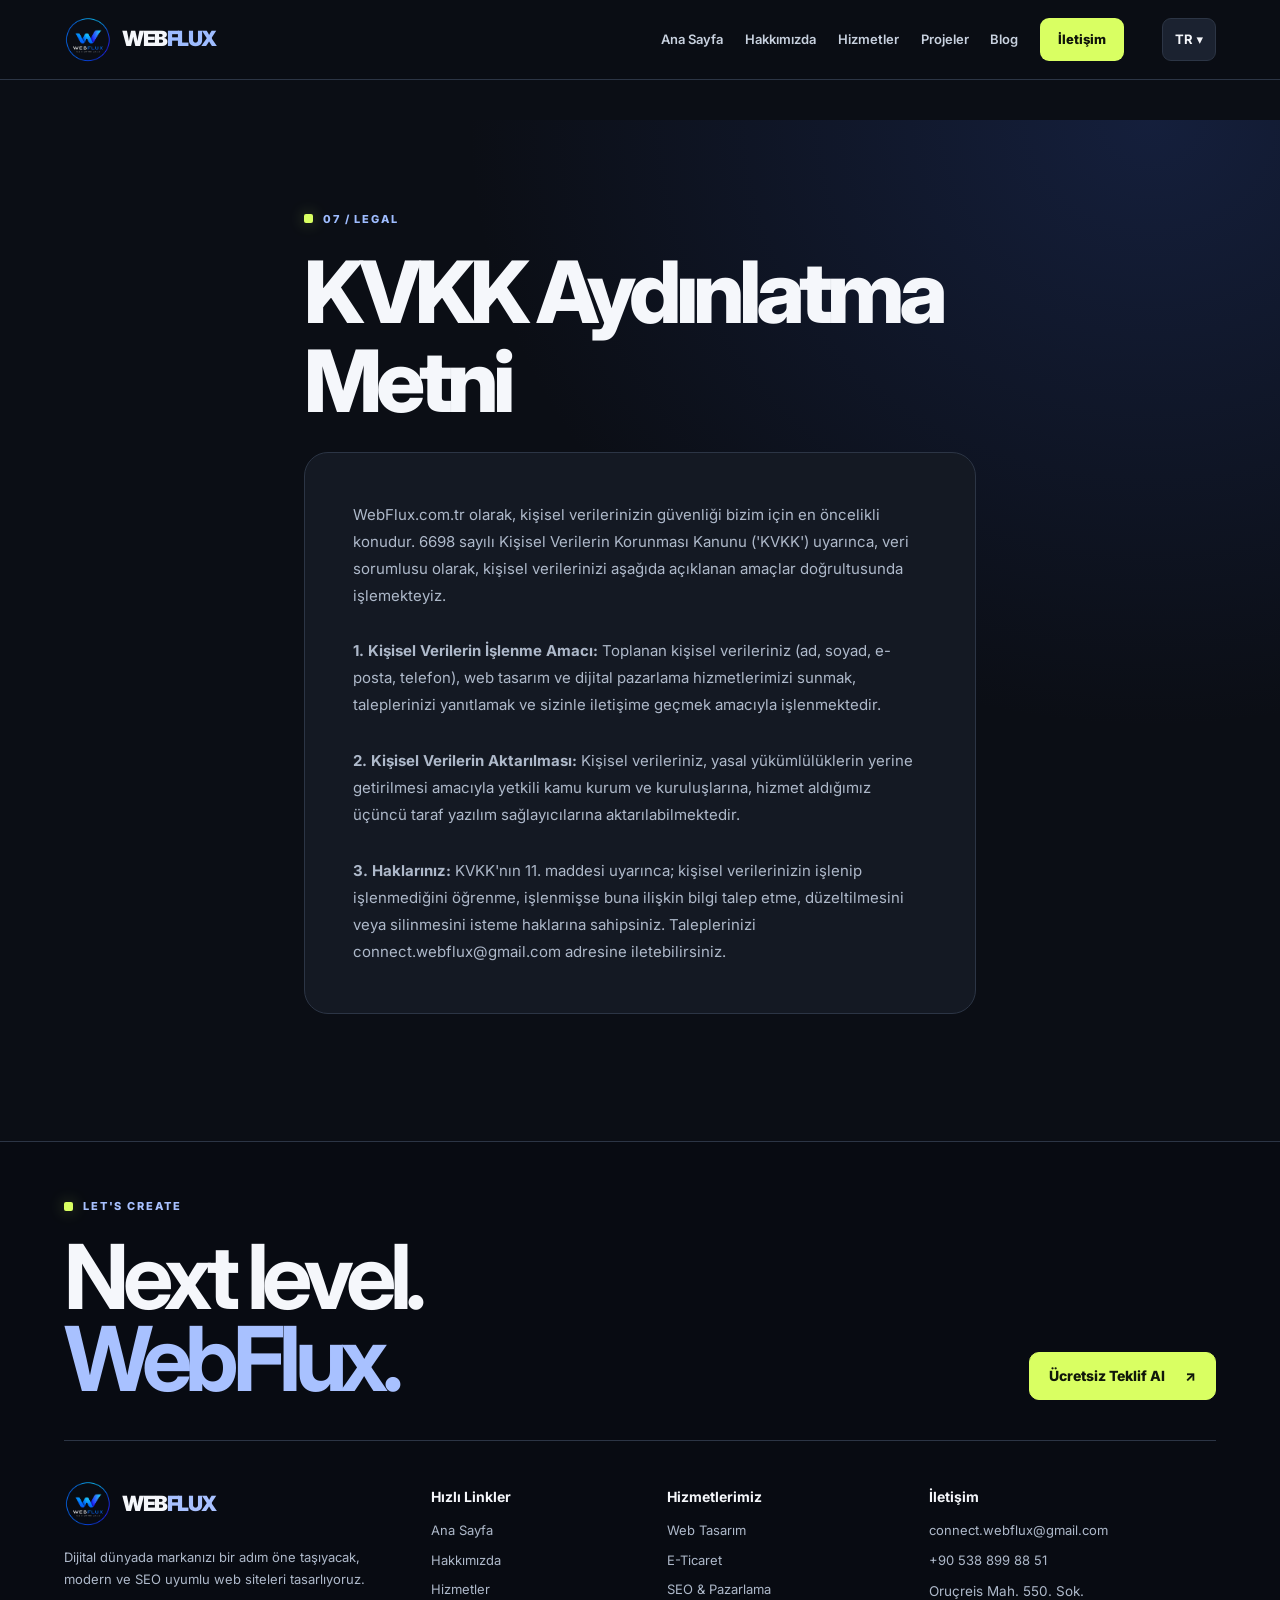
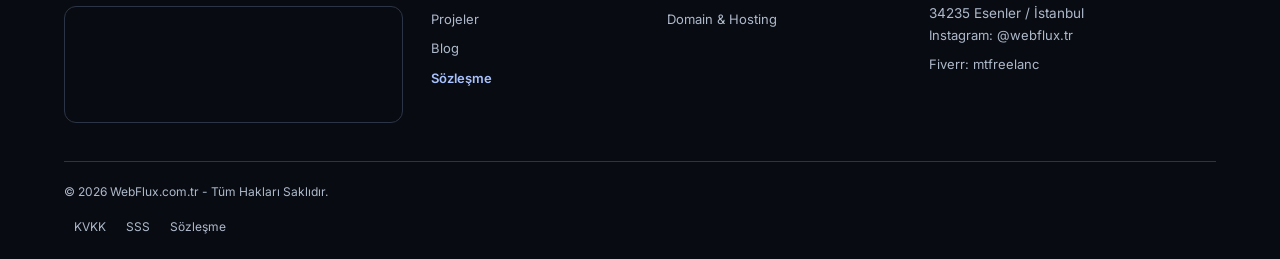
<file: kvkk.html>
<!DOCTYPE html>

<html dir="ltr" lang="tr">
<head>
<meta charset="utf-8"/>
<meta content="width=device-width,initial-scale=1.0" name="viewport"/>
<meta content="#0B1120" name="theme-color"/>
<title>KVKK Aydınlatma Metni | WebFlux</title>
<meta content="WebFlux KVKK Aydınlatma Metni. Kişisel verilerinizin korunması hakkında bilgilendirme." name="description"/>
<meta content="index,follow" name="robots"/>
<link href="https://webflux.com.tr/kvkk.html" rel="canonical"/>
<link href="favicon.ico" rel="icon" type="image/x-icon"/>
<link href="favicon-32x32.png" rel="icon" sizes="32x32" type="image/png"/>
<link href="favicon-16x16.png" rel="icon" sizes="16x16" type="image/png"/>
<link href="apple-touch-icon.png" rel="apple-touch-icon" sizes="180x180"/>
<link href="site.webmanifest" rel="manifest"/>
<link href="https://fonts.googleapis.com" rel="preconnect"/>
<link crossorigin="" href="https://fonts.gstatic.com" rel="preconnect"/>
<link href="style.css?v=flux26" rel="stylesheet"/>
<link href="https://fonts.googleapis.com/css2?family=Inter:wght@300;400;500;600;700;800&amp;display=swap" rel="stylesheet"/>
<script async="" src="https://www.googletagmanager.com/gtag/js?id=G-5HSKSWRNPC"></script>
<script>
window.dataLayer = window.dataLayer || [];
function gtag(){dataLayer.push(arguments);}
gtag('js', new Date());
gtag('config', 'G-5HSKSWRNPC');
</script>
</head>
<body class="page-kvkk">
<a class="skip-link" href="#main-content">İçeriğe geç / Skip to content</a><header>
<a aria-label="WebFlux" class="logo-container" href="index.html"><img alt="WebFlux" src="logo.png"/><div class="logo-text">WEB<span>FLUX</span></div></a>
<button aria-controls="site-nav" aria-expanded="false" aria-label="Menü / Menu" class="menu-toggle"><span></span><span></span><span></span></button>
<nav id="site-nav">
<a data-i18n="nav_home" href="index.html">Ana Sayfa</a>
<a data-i18n="nav_about" href="hakkimizda.html">Hakkımızda</a>
<a data-i18n="nav_services" href="hizmetler.html">Hizmetler</a>
<a data-i18n="nav_projects" href="projeler.html">Projeler</a>
<a data-i18n="nav_blog" href="blog.html">Blog</a>
<a data-i18n="nav_contact" href="iletisim.html">İletişim</a>
</nav>
<div class="lang-selector"><button aria-expanded="false" aria-label="Dil / Language" class="lang-btn" id="langToggle"><span id="currentLangLabel">TR</span> ▾</button><div class="lang-dropdown" id="langDropdown">
<button class="lang-option" data-lang="tr">🇹🇷 Türkçe</button>
<button class="lang-option" data-lang="en">🇬🇧 English</button>
<button class="lang-option" data-lang="fa">🇮🇷 فارسی</button>
<button class="lang-option" data-lang="ar">🇸🇦 العربية</button>
<button class="lang-option" data-lang="ru">🇷🇺 Русский</button>
</div></div>
</header>
<main id="main-content"><section class="section-container" style="margin-top:40px;max-width:800px"><div class="section-kicker"><span></span>07 / LEGAL</div>
<h1 class="section-title" data-i18n="kvkk_title">KVKK Aydınlatma Metni</h1>
<div class="card-3d" style="color:var(--text-muted)">
<p data-i18n="kvkk_p1">WebFlux.com.tr olarak, kişisel verilerinizin güvenliği bizim için en öncelikli konudur. 6698 sayılı Kişisel Verilerin Korunması Kanunu ('KVKK') uyarınca, veri sorumlusu olarak, kişisel verilerinizi aşağıda açıklanan amaçlar doğrultusunda işlemekteyiz.</p><br/>
<p><strong data-i18n="kvkk_h1">1. Kişisel Verilerin İşlenme Amacı:</strong> <span data-i18n="kvkk_p2">Toplanan kişisel verileriniz (ad, soyad, e-posta, telefon), web tasarım ve dijital pazarlama hizmetlerimizi sunmak, taleplerinizi yanıtlamak ve sizinle iletişime geçmek amacıyla işlenmektedir.</span></p><br/>
<p><strong data-i18n="kvkk_h2">2. Kişisel Verilerin Aktarılması:</strong> <span data-i18n="kvkk_p3">Kişisel verileriniz, yasal yükümlülüklerin yerine getirilmesi amacıyla yetkili kamu kurum ve kuruluşlarına, hizmet aldığımız üçüncü taraf yazılım sağlayıcılarına aktarılabilmektedir.</span></p><br/>
<p><strong data-i18n="kvkk_h3">3. Haklarınız:</strong> <span data-i18n="kvkk_p4">KVKK'nın 11. maddesi uyarınca; kişisel verilerinizin işlenip işlenmediğini öğrenme, işlenmişse buna ilişkin bilgi talep etme, düzeltilmesini veya silinmesini isteme haklarına sahipsiniz. Taleplerinizi connect.webflux@gmail.com adresine iletebilirsiniz.</span></p>
</div>
</section></main>
<footer><div class="footer-cta"><div><div class="section-kicker"><span></span>LET'S CREATE</div><h2>Next level.<br/><span>WebFlux.</span></h2></div><a class="btn-primary" data-i18n="btn_free_quote" href="iletisim.html">Ücretsiz Teklif Al</a></div>
<div class="footer-grid">
<div class="footer-col">
<div class="logo-container" style="margin-bottom:18px"><img alt="WebFlux" src="logo.png" style="height:50px"/><div class="logo-text">WEB<span>FLUX</span></div></div>
<p data-i18n="footer_desc">Dijital dünyada markanızı bir adım öne taşıyacak, modern ve SEO uyumlu web siteleri tasarlıyoruz.</p>
<div class="footer-map"><iframe loading="lazy" referrerpolicy="no-referrer-when-downgrade" src="https://maps.google.com/maps?q=Oru%C3%A7reis%20Mah.%20550.%20Sok.%2034235%20Esenler%20%C4%B0stanbul&amp;t=&amp;z=15&amp;ie=UTF8&amp;iwloc=&amp;output=embed" title="WebFlux Adres"></iframe></div>
</div>
<div class="footer-col">
<h4 data-i18n="footer_quick">Hızlı Linkler</h4>
<a data-i18n="nav_home" href="index.html">Ana Sayfa</a>
<a data-i18n="nav_about" href="hakkimizda.html">Hakkımızda</a>
<a data-i18n="nav_services" href="hizmetler.html">Hizmetler</a>
<a data-i18n="nav_projects" href="projeler.html">Projeler</a>
<a data-i18n="nav_blog" href="blog.html">Blog</a>
<a href="sozlesme.html" style="color:var(--accent-blue);font-weight:600">Sözleşme</a>
</div>
<div class="footer-col">
<h4 data-i18n="footer_services">Hizmetlerimiz</h4>
<a data-i18n="footer_webdesign" href="hizmetler.html">Web Tasarım</a>
<a data-i18n="footer_eco" href="hizmetler.html">E-Ticaret</a>
<a data-i18n="footer_seo" href="hizmetler.html">SEO &amp; Pazarlama</a>
<a data-i18n="footer_domain" href="hizmetler.html">Domain &amp; Hosting</a>
</div>
<div class="footer-col">
<h4 data-i18n="footer_contact">İletişim</h4>
<a href="mailto:connect.webflux@gmail.com">connect.webflux@gmail.com</a>
<a href="tel:+905388998851">+90 538 899 88 51</a>
<p style="margin-top:10px;color:var(--text-muted);font-size:13.5px;line-height:1.6">Oruçreis Mah. 550. Sok.<br/>34235 Esenler / İstanbul</p>
<a href="https://www.instagram.com/webflux.tr?stkn=MTRya2tkdmo5ZDlkMw==" rel="noreferrer noopener" target="_blank">Instagram: @webflux.tr</a>
<a href="https://www.fiverr.com/mtfreelanc" rel="noreferrer noopener" target="_blank">Fiverr: mtfreelanc</a>
</div>
</div>
<div class="footer-bottom"><p>© 2026 WebFlux.com.tr - <span data-i18n="footer_copyright">Tüm Hakları Saklıdır.</span></p><div style="margin-top:15px"><a data-i18n="footer_kvkk" href="kvkk.html" style="color:var(--text-muted);text-decoration:none;margin:0 10px">KVKK</a><a data-i18n="footer_sss" href="sss.html" style="color:var(--text-muted);text-decoration:none;margin:0 10px">SSS</a><a href="sozlesme.html" style="color:var(--text-muted);text-decoration:none;margin:0 10px">Sözleşme</a></div></div>
</footer>
<script src="lang.js?v=flux26"></script>
<script src="script.js?v=flux26"></script>
</body>
</html>
</file>
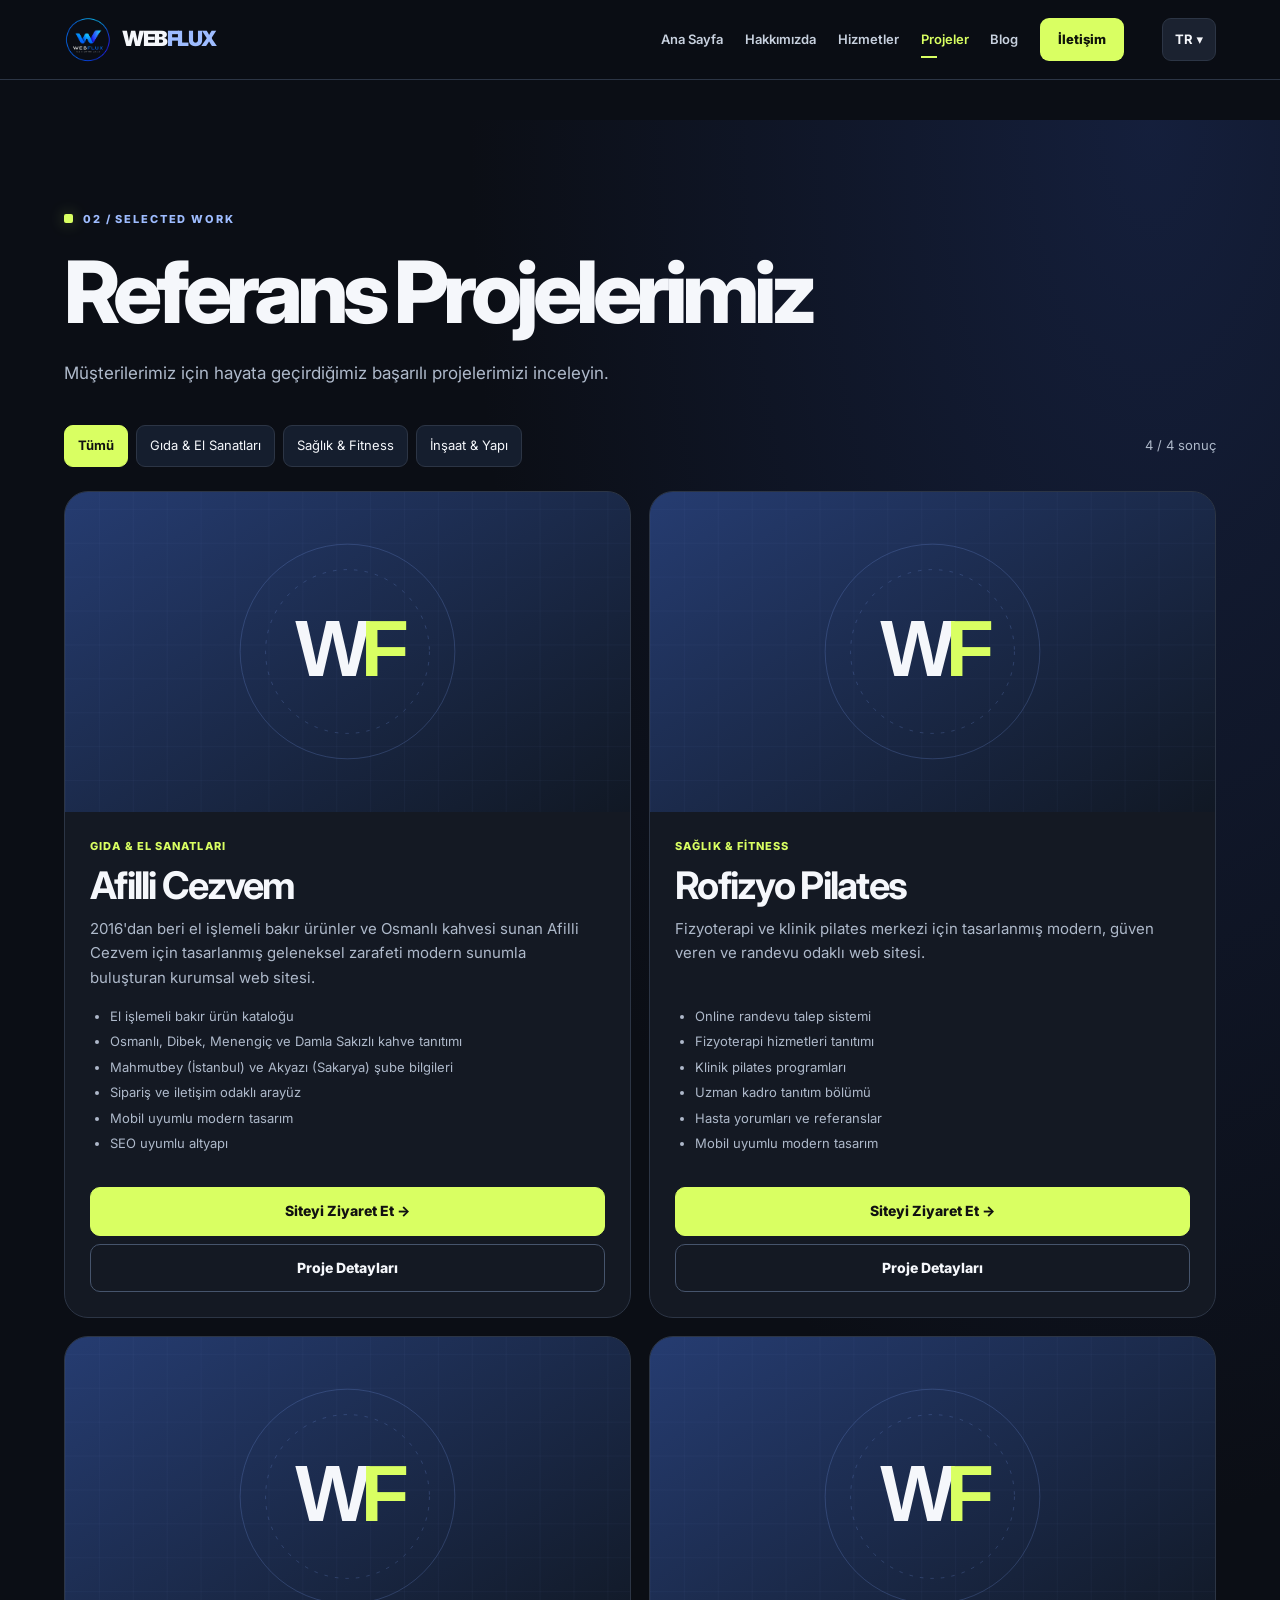
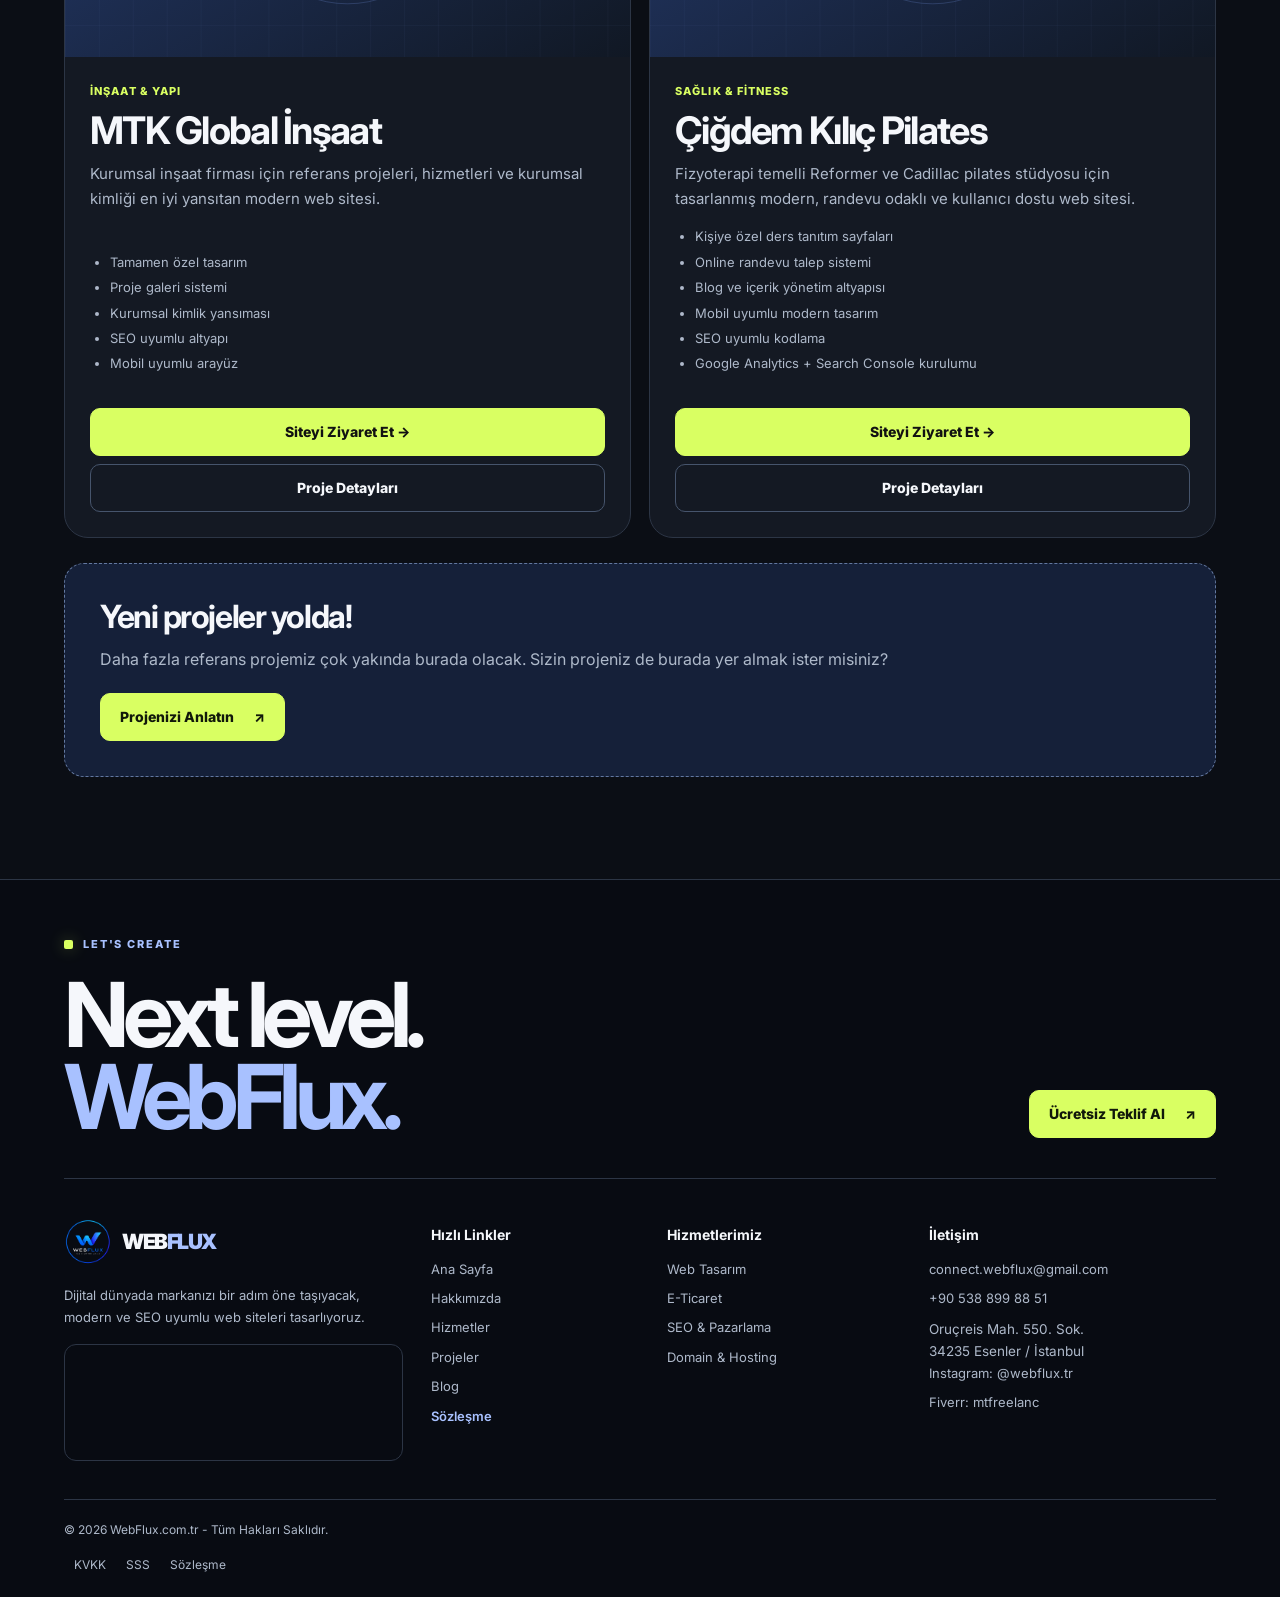
<file: projeler.html>
<!DOCTYPE html>

<html dir="ltr" lang="tr">
<head>
<meta charset="utf-8"/>
<meta content="width=device-width,initial-scale=1.0" name="viewport"/>
<meta content="#0B1120" name="theme-color"/>
<title>Projelerimiz | Web Tasarım Referansları | WebFlux</title>
<meta content="WebFlux referans projeleri. Kurumsal web tasarım, e-ticaret ve sağlık sektörü projelerimiz." name="description"/>
<meta content="index,follow,max-image-preview:large" name="robots"/>
<link href="https://webflux.com.tr/projeler.html" rel="canonical"/>
<link href="favicon.ico" rel="icon" type="image/x-icon"/>
<link href="favicon-32x32.png" rel="icon" sizes="32x32" type="image/png"/>
<link href="favicon-16x16.png" rel="icon" sizes="16x16" type="image/png"/>
<link href="apple-touch-icon.png" rel="apple-touch-icon" sizes="180x180"/>
<link href="site.webmanifest" rel="manifest"/>
<link href="https://fonts.googleapis.com" rel="preconnect"/>
<link crossorigin="" href="https://fonts.gstatic.com" rel="preconnect"/>
<link href="style.css?v=flux26" rel="stylesheet"/>
<link href="https://fonts.googleapis.com/css2?family=Inter:wght@300;400;500;600;700;800&amp;display=swap" rel="stylesheet"/>
<script async="" src="https://www.googletagmanager.com/gtag/js?id=G-5HSKSWRNPC"></script>
<script>
window.dataLayer = window.dataLayer || [];
function gtag(){dataLayer.push(arguments);}
gtag('js', new Date());
gtag('config', 'G-5HSKSWRNPC');
</script>
</head>
<body class="page-projeler">
<a class="skip-link" href="#main-content">İçeriğe geç / Skip to content</a><header>
<a aria-label="WebFlux" class="logo-container" href="index.html"><img alt="WebFlux" src="logo.png"/><div class="logo-text">WEB<span>FLUX</span></div></a>
<button aria-controls="site-nav" aria-expanded="false" aria-label="Menü / Menu" class="menu-toggle"><span></span><span></span><span></span></button>
<nav id="site-nav">
<a data-i18n="nav_home" href="index.html">Ana Sayfa</a>
<a data-i18n="nav_about" href="hakkimizda.html">Hakkımızda</a>
<a data-i18n="nav_services" href="hizmetler.html">Hizmetler</a>
<a aria-current="page" class="active" data-i18n="nav_projects" href="projeler.html">Projeler</a>
<a data-i18n="nav_blog" href="blog.html">Blog</a>
<a data-i18n="nav_contact" href="iletisim.html">İletişim</a>
</nav>
<div class="lang-selector"><button aria-expanded="false" aria-label="Dil / Language" class="lang-btn" id="langToggle"><span id="currentLangLabel">TR</span> ▾</button><div class="lang-dropdown" id="langDropdown">
<button class="lang-option" data-lang="tr">🇹🇷 Türkçe</button>
<button class="lang-option" data-lang="en">🇬🇧 English</button>
<button class="lang-option" data-lang="fa">🇮🇷 فارسی</button>
<button class="lang-option" data-lang="ar">🇸🇦 العربية</button>
<button class="lang-option" data-lang="ru">🇷🇺 Русский</button>
</div></div>
</header>
<main id="main-content"><section class="section-container" style="margin-top:40px"><div class="section-kicker"><span></span>02 / SELECTED WORK</div>
<h1 class="section-title">Referans Projelerimiz</h1>
<p style="text-align:center;color:var(--text-muted);max-width:800px;margin:0 auto 60px;font-size:17px">Müşterilerimiz için hayata geçirdiğimiz başarılı projelerimizi inceleyin.</p>
<div class="grid-3">
<!-- Proje: Afilli Cezvem -->
<div class="project-card" data-link="https://afillicezvem.com.tr">
<img alt="Afilli Cezvem - Kumda Osmanlı Kahvesi ve El İşlemeli Bakır" class="project-img" decoding="async" loading="lazy" onerror="this.onerror=null;this.src='https://images.unsplash.com/photo-1572442388796-11668a67e53d?q=80&amp;w=800&amp;auto=format&amp;fit=crop';" src="https://afillicezvem.com.tr/og-image.jpg"/>
<div class="project-info">
<span class="sector">Gıda &amp; El Sanatları</span>
<h3>Afilli Cezvem</h3>
<p>2016'dan beri el işlemeli bakır ürünler ve Osmanlı kahvesi sunan Afilli Cezvem için tasarlanmış geleneksel zarafeti modern sunumla buluşturan kurumsal web sitesi.</p>
<ul>
<li>El işlemeli bakır ürün kataloğu</li>
<li>Osmanlı, Dibek, Menengiç ve Damla Sakızlı kahve tanıtımı</li>
<li>Mahmutbey (İstanbul) ve Akyazı (Sakarya) şube bilgileri</li>
<li>Sipariş ve iletişim odaklı arayüz</li>
<li>Mobil uyumlu modern tasarım</li>
<li>SEO uyumlu altyapı</li>
</ul>
<a class="project-external" href="https://afillicezvem.com.tr" rel="noreferrer noopener" target="_blank">Siteyi Ziyaret Et →</a>
<button class="project-link project-details" data-i18n="project_details" type="button">Proje detayları</button></div>
</div>
<div class="project-card" data-link="https://www.rofizyopilates.com">
<img alt="Rofizyo Pilates" class="project-img" decoding="async" loading="lazy" src="https://images.unsplash.com/photo-1591258370814-01609b341790?q=80&amp;w=800&amp;auto=format&amp;fit=crop"/>
<div class="project-info">
<span class="sector">Sağlık &amp; Fitness</span>
<h3>Rofizyo Pilates</h3>
<p>Fizyoterapi ve klinik pilates merkezi için tasarlanmış modern, güven veren ve randevu odaklı web sitesi.</p>
<ul>
<li>Online randevu talep sistemi</li>
<li>Fizyoterapi hizmetleri tanıtımı</li>
<li>Klinik pilates programları</li>
<li>Uzman kadro tanıtım bölümü</li>
<li>Hasta yorumları ve referanslar</li>
<li>Mobil uyumlu modern tasarım</li>
</ul>
<a class="project-external" href="https://www.rofizyopilates.com" rel="noreferrer noopener" target="_blank">Siteyi Ziyaret Et →</a>
<button class="project-link project-details" data-i18n="project_details" type="button">Proje detayları</button></div>
</div>
<div class="project-card" data-link="https://mtkglobalinsaat.com.tr">
<img alt="MTK Global İnşaat" class="project-img" decoding="async" loading="lazy" src="https://images.unsplash.com/photo-1541888946425-d81bb19240f5?q=80&amp;w=800&amp;auto=format&amp;fit=crop"/>
<div class="project-info">
<span class="sector">İnşaat &amp; Yapı</span>
<h3>MTK Global İnşaat</h3>
<p>Kurumsal inşaat firması için referans projeleri, hizmetleri ve kurumsal kimliği en iyi yansıtan modern web sitesi.</p>
<ul>
<li>Tamamen özel tasarım</li>
<li>Proje galeri sistemi</li>
<li>Kurumsal kimlik yansıması</li>
<li>SEO uyumlu altyapı</li>
<li>Mobil uyumlu arayüz</li>
</ul>
<a class="project-external" href="https://mtkglobalinsaat.com.tr" rel="noreferrer noopener" target="_blank">Siteyi Ziyaret Et →</a>
<button class="project-link project-details" data-i18n="project_details" type="button">Proje detayları</button></div>
</div>
<!-- Proje: Çiğdem Kılıç Pilates -->
<div class="project-card" data-link="https://ckphysiopilates.com/">
<img alt="Çiğdem Kılıç Pilates" class="project-img" decoding="async" loading="lazy" src="https://images.unsplash.com/photo-1518611012118-696072aa579a?q=80&amp;w=800&amp;auto=format&amp;fit=crop"/>
<div class="project-info">
<span class="sector">Sağlık &amp; Fitness</span>
<h3>Çiğdem Kılıç Pilates</h3>
<p>Fizyoterapi temelli Reformer ve Cadillac pilates stüdyosu için tasarlanmış modern, randevu odaklı ve kullanıcı dostu web sitesi.</p>
<ul>
<li>Kişiye özel ders tanıtım sayfaları</li>
<li>Online randevu talep sistemi</li>
<li>Blog ve içerik yönetim altyapısı</li>
<li>Mobil uyumlu modern tasarım</li>
<li>SEO uyumlu kodlama</li>
<li>Google Analytics + Search Console kurulumu</li>
</ul>
<a class="project-external" href="https://ckphysiopilates.com/" rel="noreferrer noopener" target="_blank">Siteyi Ziyaret Et →</a>
<button class="project-link project-details" data-i18n="project_details" type="button">Proje detayları</button></div>
</div>
</div>
<div class="empty-projects">
<h3>Yeni projeler yolda!</h3>
<p>Daha fazla referans projemiz çok yakında burada olacak. Sizin projeniz de burada yer almak ister misiniz?</p>
<a class="btn-primary" href="iletisim.html">Projenizi Anlatın</a>
</div>
</section></main>
<footer><div class="footer-cta"><div><div class="section-kicker"><span></span>LET'S CREATE</div><h2>Next level.<br/><span>WebFlux.</span></h2></div><a class="btn-primary" data-i18n="btn_free_quote" href="iletisim.html">Ücretsiz Teklif Al</a></div>
<div class="footer-grid">
<div class="footer-col">
<div class="logo-container" style="margin-bottom:18px"><img alt="WebFlux" src="logo.png" style="height:50px"/><div class="logo-text">WEB<span>FLUX</span></div></div>
<p data-i18n="footer_desc">Dijital dünyada markanızı bir adım öne taşıyacak, modern ve SEO uyumlu web siteleri tasarlıyoruz.</p>
<div class="footer-map"><iframe loading="lazy" referrerpolicy="no-referrer-when-downgrade" src="https://maps.google.com/maps?q=Oru%C3%A7reis%20Mah.%20550.%20Sok.%2034235%20Esenler%20%C4%B0stanbul&amp;t=&amp;z=15&amp;ie=UTF8&amp;iwloc=&amp;output=embed" title="WebFlux Adres"></iframe></div>
</div>
<div class="footer-col">
<h4 data-i18n="footer_quick">Hızlı Linkler</h4>
<a data-i18n="nav_home" href="index.html">Ana Sayfa</a>
<a data-i18n="nav_about" href="hakkimizda.html">Hakkımızda</a>
<a data-i18n="nav_services" href="hizmetler.html">Hizmetler</a>
<a data-i18n="nav_projects" href="projeler.html">Projeler</a>
<a data-i18n="nav_blog" href="blog.html">Blog</a>
<a href="sozlesme.html" style="color:var(--accent-blue);font-weight:600">Sözleşme</a>
</div>
<div class="footer-col">
<h4 data-i18n="footer_services">Hizmetlerimiz</h4>
<a data-i18n="footer_webdesign" href="hizmetler.html">Web Tasarım</a>
<a data-i18n="footer_eco" href="hizmetler.html">E-Ticaret</a>
<a data-i18n="footer_seo" href="hizmetler.html">SEO &amp; Pazarlama</a>
<a data-i18n="footer_domain" href="hizmetler.html">Domain &amp; Hosting</a>
</div>
<div class="footer-col">
<h4 data-i18n="footer_contact">İletişim</h4>
<a href="mailto:connect.webflux@gmail.com">connect.webflux@gmail.com</a>
<a href="tel:+905388998851">+90 538 899 88 51</a>
<p style="margin-top:10px;color:var(--text-muted);font-size:13.5px;line-height:1.6">Oruçreis Mah. 550. Sok.<br/>34235 Esenler / İstanbul</p>
<a href="https://www.instagram.com/webflux.tr?stkn=MTRya2tkdmo5ZDlkMw==" rel="noreferrer noopener" target="_blank">Instagram: @webflux.tr</a>
<a href="https://www.fiverr.com/mtfreelanc" rel="noreferrer noopener" target="_blank">Fiverr: mtfreelanc</a>
</div>
</div>
<div class="footer-bottom"><p>© 2026 WebFlux.com.tr - <span data-i18n="footer_copyright">Tüm Hakları Saklıdır.</span></p><div style="margin-top:15px"><a data-i18n="footer_kvkk" href="kvkk.html" style="color:var(--text-muted);text-decoration:none;margin:0 10px">KVKK</a><a data-i18n="footer_sss" href="sss.html" style="color:var(--text-muted);text-decoration:none;margin:0 10px">SSS</a><a href="sozlesme.html" style="color:var(--text-muted);text-decoration:none;margin:0 10px">Sözleşme</a></div></div>
</footer>
<script src="lang.js?v=flux26"></script>
<script src="script.js?v=flux26"></script>
</body>
</html>
</file>
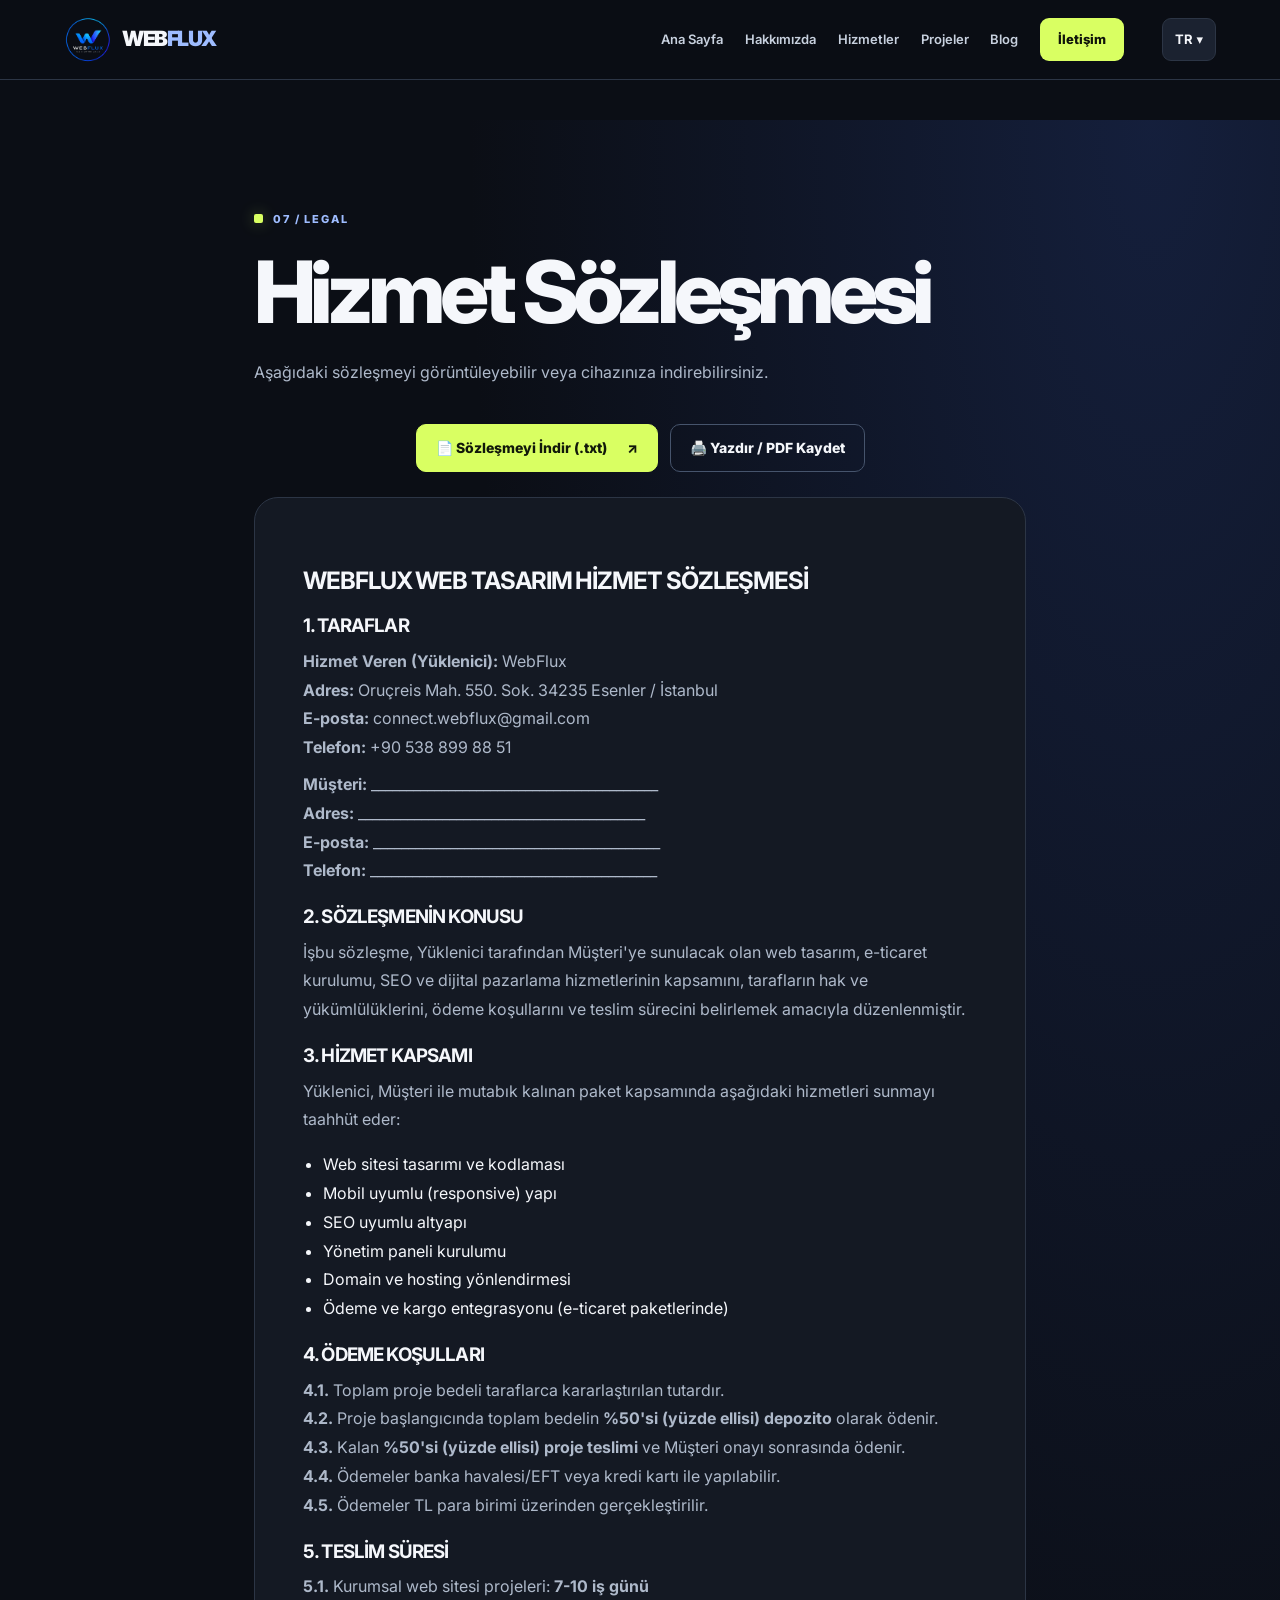
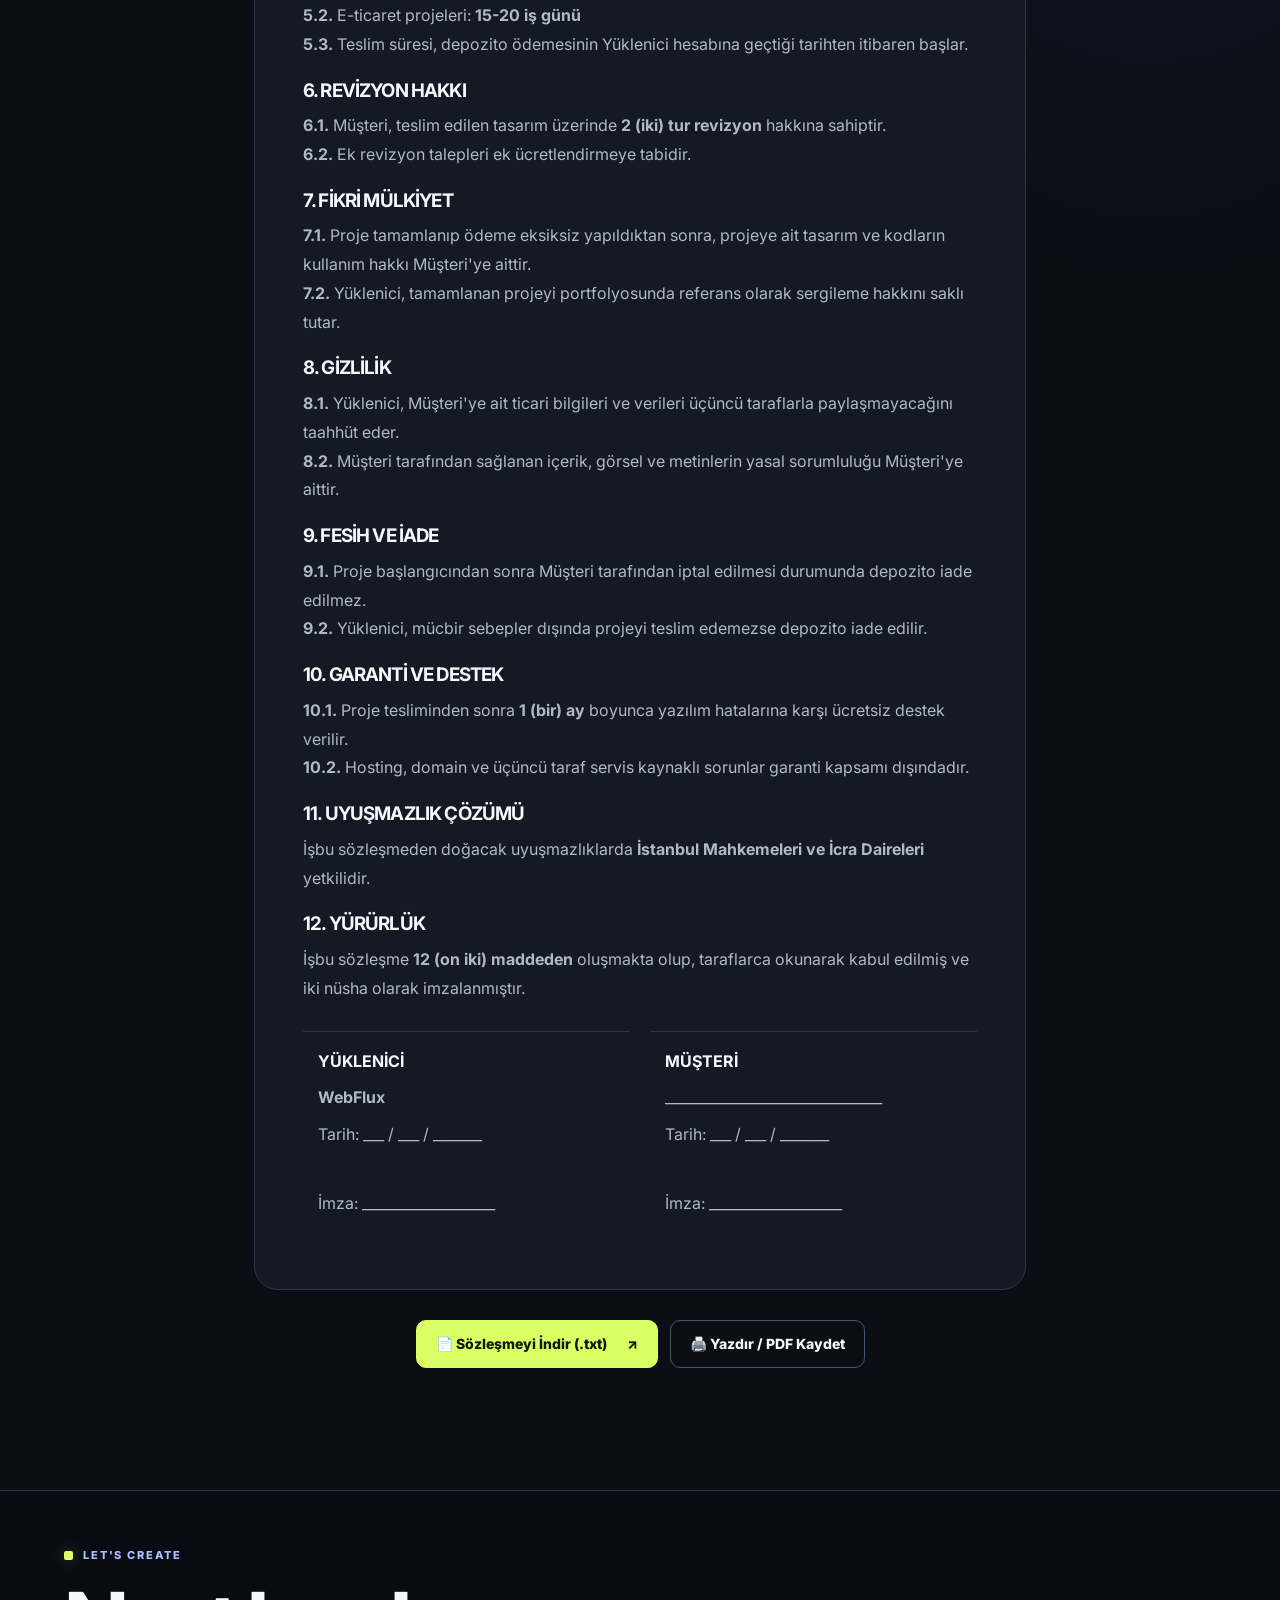
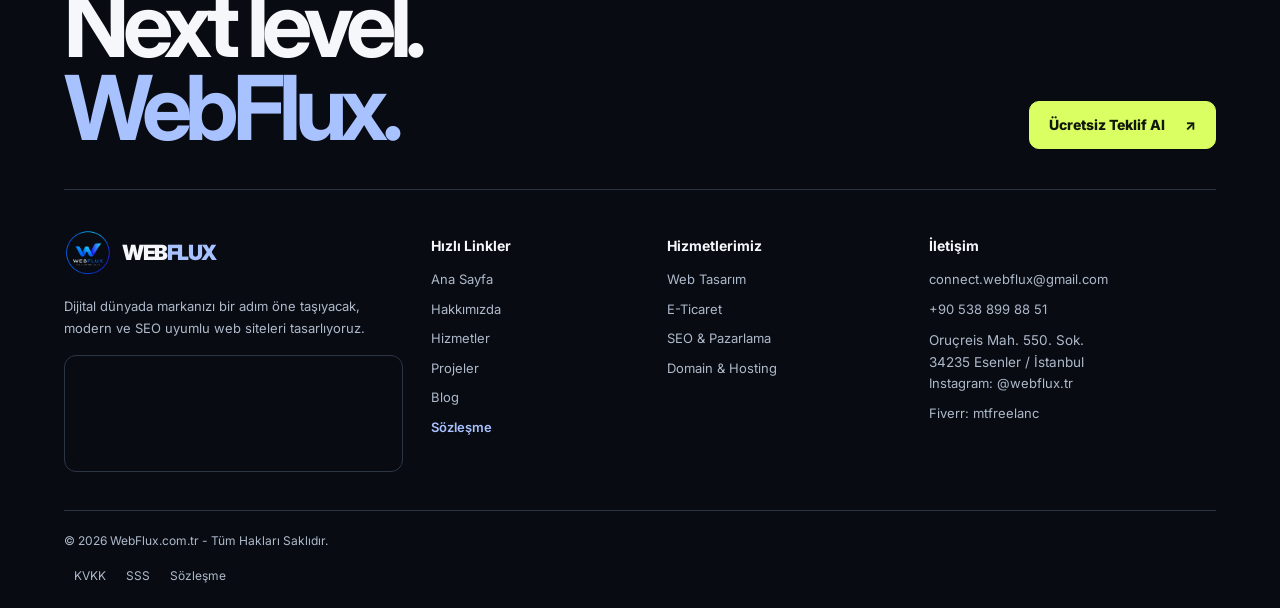
<file: sozlesme.html>
<!DOCTYPE html>

<html dir="ltr" lang="tr">
<head>
<meta charset="utf-8"/>
<meta content="width=device-width,initial-scale=1.0" name="viewport"/>
<meta content="#0B1120" name="theme-color"/>
<title>Hizmet Sözleşmesi | WebFlux</title>
<meta content="WebFlux Web Tasarım Hizmet Sözleşmesi. İndirilebilir örnek sözleşme metni." name="description"/>
<meta content="noindex,follow" name="robots"/>
<link href="favicon.ico" rel="icon" type="image/x-icon"/>
<link href="favicon-32x32.png" rel="icon" sizes="32x32" type="image/png"/>
<link href="favicon-16x16.png" rel="icon" sizes="16x16" type="image/png"/>
<link href="apple-touch-icon.png" rel="apple-touch-icon" sizes="180x180"/>
<link href="site.webmanifest" rel="manifest"/>
<link href="https://fonts.googleapis.com" rel="preconnect"/>
<link crossorigin="" href="https://fonts.gstatic.com" rel="preconnect"/>
<link href="style.css?v=flux26" rel="stylesheet"/>
<link href="https://fonts.googleapis.com/css2?family=Inter:wght@300;400;500;600;700;800&amp;display=swap" rel="stylesheet"/>
<script async="" src="https://www.googletagmanager.com/gtag/js?id=G-5HSKSWRNPC"></script>
<script>
window.dataLayer = window.dataLayer || [];
function gtag(){dataLayer.push(arguments);}
gtag('js', new Date());
gtag('config', 'G-5HSKSWRNPC');
</script>
</head>
<body class="page-sozlesme">
<a class="skip-link" href="#main-content">İçeriğe geç / Skip to content</a><header>
<a aria-label="WebFlux" class="logo-container" href="index.html"><img alt="WebFlux" src="logo.png"/><div class="logo-text">WEB<span>FLUX</span></div></a>
<button aria-controls="site-nav" aria-expanded="false" aria-label="Menü / Menu" class="menu-toggle"><span></span><span></span><span></span></button>
<nav id="site-nav">
<a data-i18n="nav_home" href="index.html">Ana Sayfa</a>
<a data-i18n="nav_about" href="hakkimizda.html">Hakkımızda</a>
<a data-i18n="nav_services" href="hizmetler.html">Hizmetler</a>
<a data-i18n="nav_projects" href="projeler.html">Projeler</a>
<a data-i18n="nav_blog" href="blog.html">Blog</a>
<a data-i18n="nav_contact" href="iletisim.html">İletişim</a>
</nav>
<div class="lang-selector"><button aria-expanded="false" aria-label="Dil / Language" class="lang-btn" id="langToggle"><span id="currentLangLabel">TR</span> ▾</button><div class="lang-dropdown" id="langDropdown">
<button class="lang-option" data-lang="tr">🇹🇷 Türkçe</button>
<button class="lang-option" data-lang="en">🇬🇧 English</button>
<button class="lang-option" data-lang="fa">🇮🇷 فارسی</button>
<button class="lang-option" data-lang="ar">🇸🇦 العربية</button>
<button class="lang-option" data-lang="ru">🇷🇺 Русский</button>
</div></div>
</header>
<main id="main-content"><section class="section-container" style="margin-top:40px;max-width:900px"><div class="section-kicker"><span></span>07 / LEGAL</div>
<h1 class="section-title">Hizmet Sözleşmesi</h1>
<p style="text-align:center;color:var(--text-muted);margin-bottom:35px;font-size:16px">Aşağıdaki sözleşmeyi görüntüleyebilir veya cihazınıza indirebilirsiniz.</p>
<div class="contract-actions">
<a class="btn-primary" download="WebFlux-Sozlesme.txt" href="sozlesme.txt">📄 Sözleşmeyi İndir (.txt)</a>
<button class="btn-secondary" onclick="window.print()">🖨️ Yazdır / PDF Kaydet</button>
</div>
<div class="contract-box">
<h2>WEBFLUX WEB TASARIM HİZMET SÖZLEŞMESİ</h2>
<h3>1. TARAFLAR</h3>
<p><strong>Hizmet Veren (Yüklenici):</strong> WebFlux<br/>
<strong>Adres:</strong> Oruçreis Mah. 550. Sok. 34235 Esenler / İstanbul<br/>
<strong>E-posta:</strong> connect.webflux@gmail.com<br/>
<strong>Telefon:</strong> +90 538 899 88 51</p>
<p><strong>Müşteri:</strong> _________________________________________<br/>
<strong>Adres:</strong> _________________________________________<br/>
<strong>E-posta:</strong> _________________________________________<br/>
<strong>Telefon:</strong> _________________________________________</p>
<h3>2. SÖZLEŞMENİN KONUSU</h3>
<p>İşbu sözleşme, Yüklenici tarafından Müşteri'ye sunulacak olan web tasarım, e-ticaret kurulumu, SEO ve dijital pazarlama hizmetlerinin kapsamını, tarafların hak ve yükümlülüklerini, ödeme koşullarını ve teslim sürecini belirlemek amacıyla düzenlenmiştir.</p>
<h3>3. HİZMET KAPSAMI</h3>
<p>Yüklenici, Müşteri ile mutabık kalınan paket kapsamında aşağıdaki hizmetleri sunmayı taahhüt eder:</p>
<ul>
<li>Web sitesi tasarımı ve kodlaması</li>
<li>Mobil uyumlu (responsive) yapı</li>
<li>SEO uyumlu altyapı</li>
<li>Yönetim paneli kurulumu</li>
<li>Domain ve hosting yönlendirmesi</li>
<li>Ödeme ve kargo entegrasyonu (e-ticaret paketlerinde)</li>
</ul>
<h3>4. ÖDEME KOŞULLARI</h3>
<p><strong>4.1.</strong> Toplam proje bedeli taraflarca kararlaştırılan tutardır.<br/>
<strong>4.2.</strong> Proje başlangıcında toplam bedelin <strong>%50'si (yüzde ellisi) depozito</strong> olarak ödenir.<br/>
<strong>4.3.</strong> Kalan <strong>%50'si (yüzde ellisi) proje teslimi</strong> ve Müşteri onayı sonrasında ödenir.<br/>
<strong>4.4.</strong> Ödemeler banka havalesi/EFT veya kredi kartı ile yapılabilir.<br/>
<strong>4.5.</strong> Ödemeler TL para birimi üzerinden gerçekleştirilir.</p>
<h3>5. TESLİM SÜRESİ</h3>
<p><strong>5.1.</strong> Kurumsal web sitesi projeleri: <strong>7-10 iş günü</strong><br/>
<strong>5.2.</strong> E-ticaret projeleri: <strong>15-20 iş günü</strong><br/>
<strong>5.3.</strong> Teslim süresi, depozito ödemesinin Yüklenici hesabına geçtiği tarihten itibaren başlar.</p>
<h3>6. REVİZYON HAKKI</h3>
<p><strong>6.1.</strong> Müşteri, teslim edilen tasarım üzerinde <strong>2 (iki) tur revizyon</strong> hakkına sahiptir.<br/>
<strong>6.2.</strong> Ek revizyon talepleri ek ücretlendirmeye tabidir.</p>
<h3>7. FİKRİ MÜLKİYET</h3>
<p><strong>7.1.</strong> Proje tamamlanıp ödeme eksiksiz yapıldıktan sonra, projeye ait tasarım ve kodların kullanım hakkı Müşteri'ye aittir.<br/>
<strong>7.2.</strong> Yüklenici, tamamlanan projeyi portfolyosunda referans olarak sergileme hakkını saklı tutar.</p>
<h3>8. GİZLİLİK</h3>
<p><strong>8.1.</strong> Yüklenici, Müşteri'ye ait ticari bilgileri ve verileri üçüncü taraflarla paylaşmayacağını taahhüt eder.<br/>
<strong>8.2.</strong> Müşteri tarafından sağlanan içerik, görsel ve metinlerin yasal sorumluluğu Müşteri'ye aittir.</p>
<h3>9. FESİH VE İADE</h3>
<p><strong>9.1.</strong> Proje başlangıcından sonra Müşteri tarafından iptal edilmesi durumunda depozito iade edilmez.<br/>
<strong>9.2.</strong> Yüklenici, mücbir sebepler dışında projeyi teslim edemezse depozito iade edilir.</p>
<h3>10. GARANTİ VE DESTEK</h3>
<p><strong>10.1.</strong> Proje tesliminden sonra <strong>1 (bir) ay</strong> boyunca yazılım hatalarına karşı ücretsiz destek verilir.<br/>
<strong>10.2.</strong> Hosting, domain ve üçüncü taraf servis kaynaklı sorunlar garanti kapsamı dışındadır.</p>
<h3>11. UYUŞMAZLIK ÇÖZÜMÜ</h3>
<p>İşbu sözleşmeden doğacak uyuşmazlıklarda <strong>İstanbul Mahkemeleri ve İcra Daireleri</strong> yetkilidir.</p>
<h3>12. YÜRÜRLÜK</h3>
<p>İşbu sözleşme <strong>12 (on iki) maddeden</strong> oluşmakta olup, taraflarca okunarak kabul edilmiş ve iki nüsha olarak imzalanmıştır.</p>
<div class="contract-signatures">
<div class="contract-signature">
<h4>YÜKLENİCİ</h4>
<p><strong>WebFlux</strong></p>
<p>Tarih: ___ / ___ / _______</p>
<p style="margin-top:40px">İmza: ___________________</p>
</div>
<div class="contract-signature">
<h4>MÜŞTERİ</h4>
<p>_______________________________</p>
<p>Tarih: ___ / ___ / _______</p>
<p style="margin-top:40px">İmza: ___________________</p>
</div>
</div>
</div>
<div class="contract-actions" style="margin-top:30px">
<a class="btn-primary" download="WebFlux-Sozlesme.txt" href="sozlesme.txt">📄 Sözleşmeyi İndir (.txt)</a>
<button class="btn-secondary" onclick="window.print()">🖨️ Yazdır / PDF Kaydet</button>
</div>
</section></main>
<footer><div class="footer-cta"><div><div class="section-kicker"><span></span>LET'S CREATE</div><h2>Next level.<br/><span>WebFlux.</span></h2></div><a class="btn-primary" data-i18n="btn_free_quote" href="iletisim.html">Ücretsiz Teklif Al</a></div>
<div class="footer-grid">
<div class="footer-col">
<div class="logo-container" style="margin-bottom:18px"><img alt="WebFlux" src="logo.png" style="height:50px"/><div class="logo-text">WEB<span>FLUX</span></div></div>
<p data-i18n="footer_desc">Dijital dünyada markanızı bir adım öne taşıyacak, modern ve SEO uyumlu web siteleri tasarlıyoruz.</p>
<div class="footer-map"><iframe loading="lazy" referrerpolicy="no-referrer-when-downgrade" src="https://maps.google.com/maps?q=Oru%C3%A7reis%20Mah.%20550.%20Sok.%2034235%20Esenler%20%C4%B0stanbul&amp;t=&amp;z=15&amp;ie=UTF8&amp;iwloc=&amp;output=embed" title="WebFlux Adres"></iframe></div>
</div>
<div class="footer-col">
<h4 data-i18n="footer_quick">Hızlı Linkler</h4>
<a data-i18n="nav_home" href="index.html">Ana Sayfa</a>
<a data-i18n="nav_about" href="hakkimizda.html">Hakkımızda</a>
<a data-i18n="nav_services" href="hizmetler.html">Hizmetler</a>
<a data-i18n="nav_projects" href="projeler.html">Projeler</a>
<a data-i18n="nav_blog" href="blog.html">Blog</a>
<a href="sozlesme.html" style="color:var(--accent-blue);font-weight:600">Sözleşme</a>
</div>
<div class="footer-col">
<h4 data-i18n="footer_services">Hizmetlerimiz</h4>
<a data-i18n="footer_webdesign" href="hizmetler.html">Web Tasarım</a>
<a data-i18n="footer_eco" href="hizmetler.html">E-Ticaret</a>
<a data-i18n="footer_seo" href="hizmetler.html">SEO &amp; Pazarlama</a>
<a data-i18n="footer_domain" href="hizmetler.html">Domain &amp; Hosting</a>
</div>
<div class="footer-col">
<h4 data-i18n="footer_contact">İletişim</h4>
<a href="mailto:connect.webflux@gmail.com">connect.webflux@gmail.com</a>
<a href="tel:+905388998851">+90 538 899 88 51</a>
<p style="margin-top:10px;color:var(--text-muted);font-size:13.5px;line-height:1.6">Oruçreis Mah. 550. Sok.<br/>34235 Esenler / İstanbul</p>
<a href="https://www.instagram.com/webflux.tr?stkn=MTRya2tkdmo5ZDlkMw==" rel="noreferrer noopener" target="_blank">Instagram: @webflux.tr</a>
<a href="https://www.fiverr.com/mtfreelanc" rel="noreferrer noopener" target="_blank">Fiverr: mtfreelanc</a>
</div>
</div>
<div class="footer-bottom"><p>© 2026 WebFlux.com.tr - <span data-i18n="footer_copyright">Tüm Hakları Saklıdır.</span></p><div style="margin-top:15px"><a data-i18n="footer_kvkk" href="kvkk.html" style="color:var(--text-muted);text-decoration:none;margin:0 10px">KVKK</a><a data-i18n="footer_sss" href="sss.html" style="color:var(--text-muted);text-decoration:none;margin:0 10px">SSS</a><a href="sozlesme.html" style="color:var(--text-muted);text-decoration:none;margin:0 10px">Sözleşme</a></div></div>
</footer>
<script src="lang.js?v=flux26"></script>
<script src="script.js?v=flux26"></script>
</body>
</html>
</file>
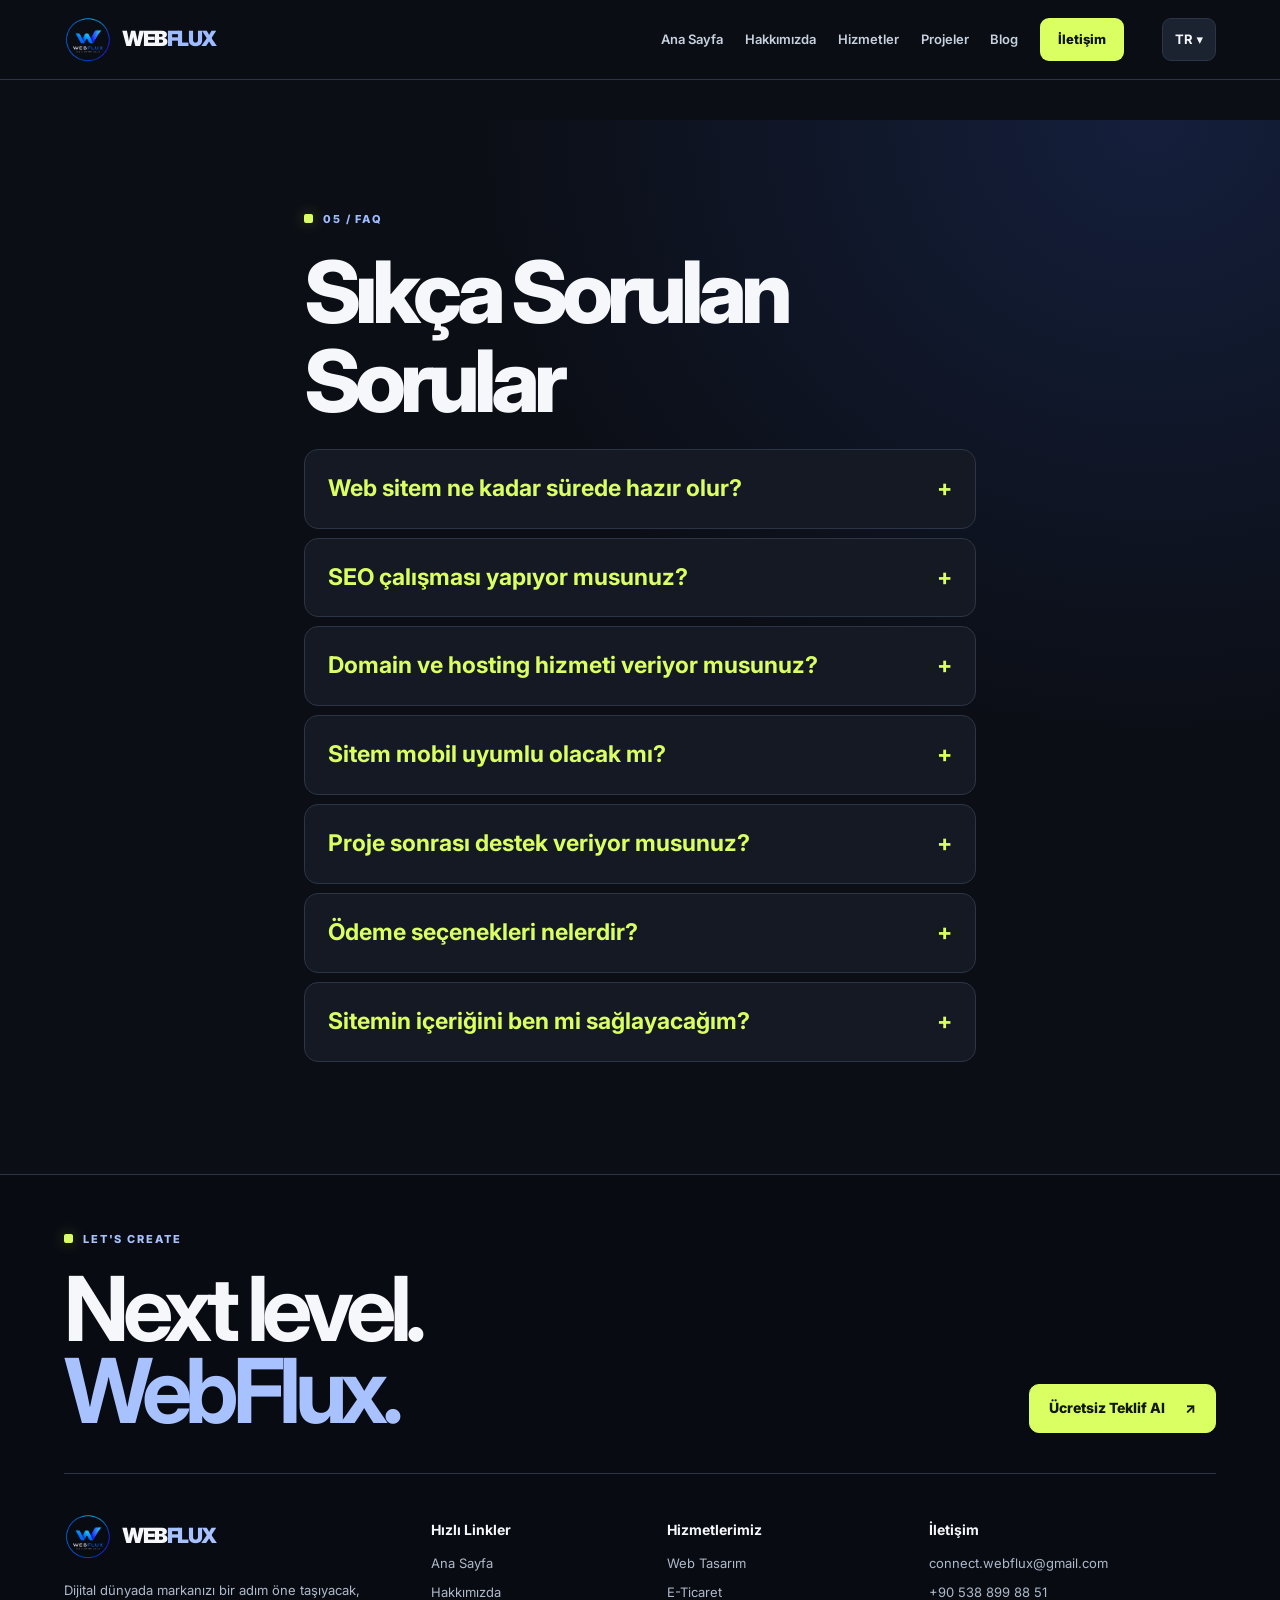
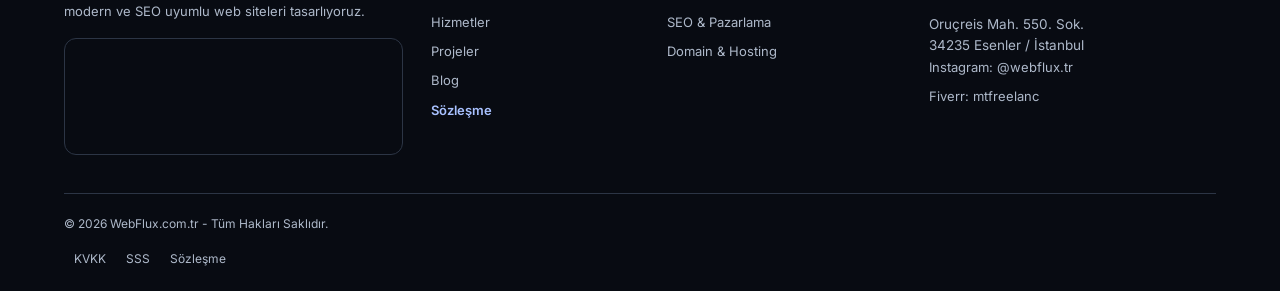
<file: sss.html>
<!DOCTYPE html>

<html dir="ltr" lang="tr">
<head>
<meta charset="utf-8"/>
<meta content="width=device-width,initial-scale=1.0" name="viewport"/>
<meta content="#0B1120" name="theme-color"/>
<title>SSS | WebFlux</title>
<meta content="Web tasarım, e-ticaret ve SEO hakkında en sık sorulan sorular ve cevapları." name="description"/>
<meta content="index,follow" name="robots"/>
<link href="https://webflux.com.tr/sss.html" rel="canonical"/>
<link href="favicon.ico" rel="icon" type="image/x-icon"/>
<link href="favicon-32x32.png" rel="icon" sizes="32x32" type="image/png"/>
<link href="favicon-16x16.png" rel="icon" sizes="16x16" type="image/png"/>
<link href="apple-touch-icon.png" rel="apple-touch-icon" sizes="180x180"/>
<link href="site.webmanifest" rel="manifest"/>
<link href="https://fonts.googleapis.com" rel="preconnect"/>
<link crossorigin="" href="https://fonts.gstatic.com" rel="preconnect"/>
<link href="style.css?v=flux26" rel="stylesheet"/>
<link href="https://fonts.googleapis.com/css2?family=Inter:wght@300;400;500;600;700;800&amp;display=swap" rel="stylesheet"/>
<script async="" src="https://www.googletagmanager.com/gtag/js?id=G-5HSKSWRNPC"></script>
<script>
window.dataLayer = window.dataLayer || [];
function gtag(){dataLayer.push(arguments);}
gtag('js', new Date());
gtag('config', 'G-5HSKSWRNPC');
</script>
</head>
<body class="page-sss">
<a class="skip-link" href="#main-content">İçeriğe geç / Skip to content</a><header>
<a aria-label="WebFlux" class="logo-container" href="index.html"><img alt="WebFlux" src="logo.png"/><div class="logo-text">WEB<span>FLUX</span></div></a>
<button aria-controls="site-nav" aria-expanded="false" aria-label="Menü / Menu" class="menu-toggle"><span></span><span></span><span></span></button>
<nav id="site-nav">
<a data-i18n="nav_home" href="index.html">Ana Sayfa</a>
<a data-i18n="nav_about" href="hakkimizda.html">Hakkımızda</a>
<a data-i18n="nav_services" href="hizmetler.html">Hizmetler</a>
<a data-i18n="nav_projects" href="projeler.html">Projeler</a>
<a data-i18n="nav_blog" href="blog.html">Blog</a>
<a data-i18n="nav_contact" href="iletisim.html">İletişim</a>
</nav>
<div class="lang-selector"><button aria-expanded="false" aria-label="Dil / Language" class="lang-btn" id="langToggle"><span id="currentLangLabel">TR</span> ▾</button><div class="lang-dropdown" id="langDropdown">
<button class="lang-option" data-lang="tr">🇹🇷 Türkçe</button>
<button class="lang-option" data-lang="en">🇬🇧 English</button>
<button class="lang-option" data-lang="fa">🇮🇷 فارسی</button>
<button class="lang-option" data-lang="ar">🇸🇦 العربية</button>
<button class="lang-option" data-lang="ru">🇷🇺 Русский</button>
</div></div>
</header>
<main id="main-content"><section class="section-container" style="margin-top:40px;max-width:800px"><div class="section-kicker"><span></span>05 / FAQ</div>
<h1 class="section-title" data-i18n="sss_title">Sıkça Sorulan Sorular</h1>
<div class="accordion-item"><button aria-expanded="false" class="accordion-header" type="button"><span data-i18n="faq1_q">Web sitem ne kadar sürede hazır olur?</span><span>+</span></button><div class="accordion-body" data-i18n="faq1_a">Projenin kapsamına göre değişmekle birlikte, standart bir kurumsal web sitesi ortalama 7-10 iş günü içerisinde teslim edilir. E-ticaret projeleri ise 15-20 iş günü sürebilmektedir.</div></div>
<div class="accordion-item"><button aria-expanded="false" class="accordion-header" type="button"><span data-i18n="faq2_q">SEO çalışması yapıyor musunuz?</span><span>+</span></button><div class="accordion-body" data-i18n="faq2_a">Evet, tüm projelerimiz SEO uyumlu olarak kodlanır. Ayrıca, Google'da üst sıralara çıkmanız için anahtar kelime analizi, içerik optimizasyonu ve teknik SEO hizmetleri sunuyoruz.</div></div>
<div class="accordion-item"><button aria-expanded="false" class="accordion-header" type="button"><span data-i18n="faq3_q">Domain ve hosting hizmeti veriyor musunuz?</span><span>+</span></button><div class="accordion-body" data-i18n="faq3_a">Evet, .com, .tr gibi tüm alan adları ve hızlı hosting çözümleri konusunda size destek oluyor, yayına alma sürecini sizin için yönetiyoruz.</div></div>
<div class="accordion-item"><button aria-expanded="false" class="accordion-header" type="button"><span data-i18n="faq4_q">Sitem mobil uyumlu olacak mı?</span><span>+</span></button><div class="accordion-body" data-i18n="faq4_a">Kesinlikle. Tüm projelerimiz, eski telefonlar ve bilgisayarlar dahil olmak üzere her cihazda hızlı ve sorunsuz çalışacak şekilde responsive tasarlanır.</div></div>
<div class="accordion-item"><button aria-expanded="false" class="accordion-header" type="button"><span data-i18n="faq5_q">Proje sonrası destek veriyor musunuz?</span><span>+</span></button><div class="accordion-body" data-i18n="faq5_a">Evet, teslimattan sonra 1 ay boyunca ücretsiz teknik destek sağlıyoruz. Sonrasında ise bakım anlaşmaları ile sitenizin güncel kalmasını sağlıyoruz.</div></div>
<div class="accordion-item"><button aria-expanded="false" class="accordion-header" type="button"><span data-i18n="faq6_q">Ödeme seçenekleri nelerdir?</span><span>+</span></button><div class="accordion-body" data-i18n="faq6_a">Proje başlangıcında %50, teslimatta %50 olacak şekilde ödeme planı sunuyoruz. Havale/EFT ve kredi kartı ile ödeme kabul ediyoruz.</div></div>
<div class="accordion-item"><button aria-expanded="false" class="accordion-header" type="button"><span data-i18n="faq7_q">Sitemin içeriğini ben mi sağlayacağım?</span><span>+</span></button><div class="accordion-body" data-i18n="faq7_a">Evet, genellikle içerikleri müşterilerimiz sağlar. Ancak dilerseniz, profesyonel içerik ve metin yazarlığı hizmeti de sunuyoruz.</div></div>
</section></main>
<footer><div class="footer-cta"><div><div class="section-kicker"><span></span>LET'S CREATE</div><h2>Next level.<br/><span>WebFlux.</span></h2></div><a class="btn-primary" data-i18n="btn_free_quote" href="iletisim.html">Ücretsiz Teklif Al</a></div>
<div class="footer-grid">
<div class="footer-col">
<div class="logo-container" style="margin-bottom:18px"><img alt="WebFlux" src="logo.png" style="height:50px"/><div class="logo-text">WEB<span>FLUX</span></div></div>
<p data-i18n="footer_desc">Dijital dünyada markanızı bir adım öne taşıyacak, modern ve SEO uyumlu web siteleri tasarlıyoruz.</p>
<div class="footer-map"><iframe loading="lazy" referrerpolicy="no-referrer-when-downgrade" src="https://maps.google.com/maps?q=Oru%C3%A7reis%20Mah.%20550.%20Sok.%2034235%20Esenler%20%C4%B0stanbul&amp;t=&amp;z=15&amp;ie=UTF8&amp;iwloc=&amp;output=embed" title="WebFlux Adres"></iframe></div>
</div>
<div class="footer-col">
<h4 data-i18n="footer_quick">Hızlı Linkler</h4>
<a data-i18n="nav_home" href="index.html">Ana Sayfa</a>
<a data-i18n="nav_about" href="hakkimizda.html">Hakkımızda</a>
<a data-i18n="nav_services" href="hizmetler.html">Hizmetler</a>
<a data-i18n="nav_projects" href="projeler.html">Projeler</a>
<a data-i18n="nav_blog" href="blog.html">Blog</a>
<a href="sozlesme.html" style="color:var(--accent-blue);font-weight:600">Sözleşme</a>
</div>
<div class="footer-col">
<h4 data-i18n="footer_services">Hizmetlerimiz</h4>
<a data-i18n="footer_webdesign" href="hizmetler.html">Web Tasarım</a>
<a data-i18n="footer_eco" href="hizmetler.html">E-Ticaret</a>
<a data-i18n="footer_seo" href="hizmetler.html">SEO &amp; Pazarlama</a>
<a data-i18n="footer_domain" href="hizmetler.html">Domain &amp; Hosting</a>
</div>
<div class="footer-col">
<h4 data-i18n="footer_contact">İletişim</h4>
<a href="mailto:connect.webflux@gmail.com">connect.webflux@gmail.com</a>
<a href="tel:+905388998851">+90 538 899 88 51</a>
<p style="margin-top:10px;color:var(--text-muted);font-size:13.5px;line-height:1.6">Oruçreis Mah. 550. Sok.<br/>34235 Esenler / İstanbul</p>
<a href="https://www.instagram.com/webflux.tr?stkn=MTRya2tkdmo5ZDlkMw==" rel="noreferrer noopener" target="_blank">Instagram: @webflux.tr</a>
<a href="https://www.fiverr.com/mtfreelanc" rel="noreferrer noopener" target="_blank">Fiverr: mtfreelanc</a>
</div>
</div>
<div class="footer-bottom"><p>© 2026 WebFlux.com.tr - <span data-i18n="footer_copyright">Tüm Hakları Saklıdır.</span></p><div style="margin-top:15px"><a data-i18n="footer_kvkk" href="kvkk.html" style="color:var(--text-muted);text-decoration:none;margin:0 10px">KVKK</a><a data-i18n="footer_sss" href="sss.html" style="color:var(--text-muted);text-decoration:none;margin:0 10px">SSS</a><a href="sozlesme.html" style="color:var(--text-muted);text-decoration:none;margin:0 10px">Sözleşme</a></div></div>
</footer>
<script src="lang.js?v=flux26"></script>
<script src="script.js?v=flux26"></script>
</body>
</html>
</file>
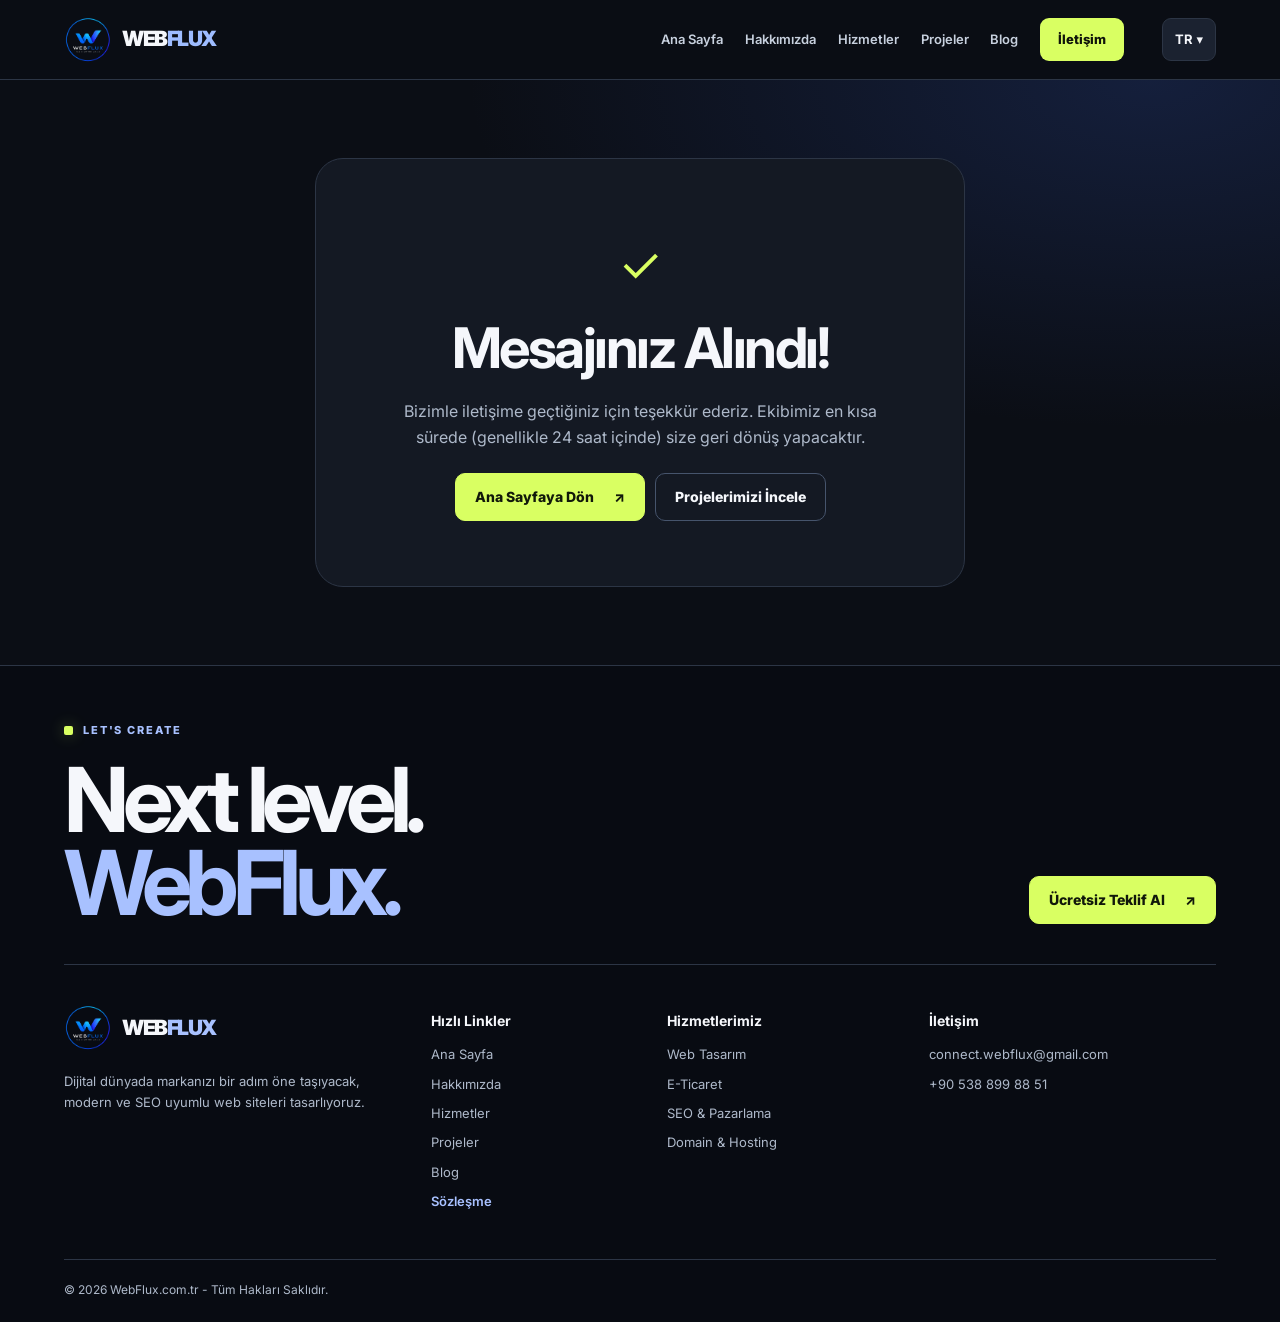
<file: tesekkurler.html>
<!DOCTYPE html>

<html dir="ltr" lang="tr">
<head>
<meta charset="utf-8"/>
<meta content="width=device-width,initial-scale=1.0" name="viewport"/>
<meta content="#0B1120" name="theme-color"/>
<title>Mesajınız Alındı | WebFlux</title>
<meta content="noindex,follow" name="robots"/>
<link href="favicon.ico" rel="icon" type="image/x-icon"/>
<link href="favicon-32x32.png" rel="icon" sizes="32x32" type="image/png"/>
<link href="apple-touch-icon.png" rel="apple-touch-icon" sizes="180x180"/>
<link href="https://fonts.googleapis.com" rel="preconnect"/>
<link crossorigin="" href="https://fonts.gstatic.com" rel="preconnect"/>
<link href="style.css?v=flux26" rel="stylesheet"/>
<link href="https://fonts.googleapis.com/css2?family=Inter:wght@300;400;500;600;700;800&amp;display=swap" rel="stylesheet"/>

</head>
<body class="page-tesekkurler">
<a class="skip-link" href="#main-content">İçeriğe geç / Skip to content</a><header>
<a aria-label="WebFlux" class="logo-container" href="index.html"><img alt="WebFlux" src="logo.png"/><div class="logo-text">WEB<span>FLUX</span></div></a>
<button aria-controls="site-nav" aria-expanded="false" aria-label="Menü / Menu" class="menu-toggle"><span></span><span></span><span></span></button>
<nav id="site-nav">
<a href="index.html">Ana Sayfa</a>
<a href="hakkimizda.html">Hakkımızda</a>
<a href="hizmetler.html">Hizmetler</a>
<a href="projeler.html">Projeler</a>
<a href="blog.html">Blog</a>
<a href="iletisim.html">İletişim</a>
</nav>
<div class="lang-selector"><button aria-expanded="false" aria-label="Dil / Language" class="lang-btn" id="langToggle"><span id="currentLangLabel">TR</span> ▾</button><div class="lang-dropdown" id="langDropdown">
<button class="lang-option" data-lang="tr">🇹🇷 Türkçe</button>
<button class="lang-option" data-lang="en">🇬🇧 English</button>
<button class="lang-option" data-lang="fa">🇮🇷 فارسی</button>
<button class="lang-option" data-lang="ar">🇸🇦 العربية</button>
<button class="lang-option" data-lang="ru">🇷🇺 Русский</button>
</div></div>
</header>
<main id="main-content"><section class="thankyou-section">
<div class="thankyou-box">
<div class="thankyou-icon">✓</div>
<h1>Mesajınız Alındı!</h1>
<p>Bizimle iletişime geçtiğiniz için teşekkür ederiz. Ekibimiz en kısa sürede (genellikle 24 saat içinde) size geri dönüş yapacaktır.</p>
<div class="thankyou-buttons">
<a class="btn-primary" href="index.html">Ana Sayfaya Dön</a>
<a class="btn-secondary" href="projeler.html">Projelerimizi İncele</a>
</div>
</div>
</section></main>
<footer><div class="footer-cta"><div><div class="section-kicker"><span></span>LET'S CREATE</div><h2>Next level.<br/><span>WebFlux.</span></h2></div><a class="btn-primary" data-i18n="btn_free_quote" href="iletisim.html">Ücretsiz Teklif Al</a></div>
<div class="footer-grid">
<div class="footer-col">
<div class="logo-container" style="margin-bottom:18px"><img alt="WebFlux" src="logo.png" style="height:50px"/><div class="logo-text">WEB<span>FLUX</span></div></div>
<p>Dijital dünyada markanızı bir adım öne taşıyacak, modern ve SEO uyumlu web siteleri tasarlıyoruz.</p>
</div>
<div class="footer-col">
<h4>Hızlı Linkler</h4>
<a href="index.html">Ana Sayfa</a>
<a href="hakkimizda.html">Hakkımızda</a>
<a href="hizmetler.html">Hizmetler</a>
<a href="projeler.html">Projeler</a>
<a href="blog.html">Blog</a>
<a href="sozlesme.html" style="color:var(--accent-blue);font-weight:600">Sözleşme</a>
</div>
<div class="footer-col">
<h4>Hizmetlerimiz</h4>
<a href="hizmetler.html">Web Tasarım</a>
<a href="hizmetler.html">E-Ticaret</a>
<a href="hizmetler.html">SEO &amp; Pazarlama</a>
<a href="hizmetler.html">Domain &amp; Hosting</a>
</div>
<div class="footer-col">
<h4>İletişim</h4>
<a href="mailto:connect.webflux@gmail.com">connect.webflux@gmail.com</a>
<a href="tel:+905388998851">+90 538 899 88 51</a>
</div>
</div>
<div class="footer-bottom"><p>© 2026 WebFlux.com.tr - Tüm Hakları Saklıdır.</p></div>
</footer>
<script src="lang.js?v=flux26"></script>
<script src="script.js?v=flux26"></script>
</body>
</html>
</file>
<file: style.css>
/* WEBFLUX / DIGITAL STUDIO — redesign */
:root{--bg:#0b0e15;--surface:#141923;--surface2:#1b2230;--ink:#f5f7fb;--text-main:#f5f7fb;--text-muted:#aeb9ca;--accent-blue:#9ebcff;--accent-navy:#f5f7fb;--accent-dark:#0b0e15;--lime:#d9ff62;--line:#2c3545;--border-color:#303b4e;--accent-gradient:linear-gradient(125deg,#d9ff62,#b4fa84);--radius:24px;--max:1320px;--pad:clamp(20px,5vw,76px);--font-family:Inter,system-ui,-apple-system,BlinkMacSystemFont,"Segoe UI",sans-serif}
*,*::before,*::after{box-sizing:border-box}
html{scroll-behavior:smooth;scroll-padding-top:105px}
body{margin:0;background:var(--bg);color:var(--ink);font-family:var(--font-family);line-height:1.65;min-height:100vh}
a{color:var(--accent-blue);text-underline-offset:4px}button,input,textarea,select{font:inherit}button{cursor:pointer}img,video,iframe{display:block;max-width:100%}img{height:auto}h1,h2,h3,h4,p{margin:0}h1,h2,h3{line-height:1.1;letter-spacing:-.045em}p{color:var(--text-muted)}ul{padding-inline-start:20px}a,button,input,textarea{ -webkit-tap-highlight-color:transparent}
:focus-visible{outline:3px solid var(--lime);outline-offset:4px}
::selection{background:var(--lime);color:#111}
[hidden]{display:none!important}
.skip-link{position:fixed;inset-block-start:8px;inset-inline-start:8px;transform:translateY(-150%);padding:12px 20px;background:var(--lime);color:#0b0e15;z-index:3000;border-radius:8px}.skip-link:focus{transform:none}
header{position:sticky;top:0;z-index:1000;display:flex;align-items:center;gap:clamp(14px,3vw,44px);padding:12px var(--pad);min-height:80px;border-bottom:1px solid var(--line);background:#0b0e15f2;backdrop-filter:blur(18px)}
.logo-container{display:flex;align-items:center;gap:10px;text-decoration:none;color:var(--ink);flex-shrink:0}.logo-container img{width:48px;height:48px;object-fit:contain}.logo-text{font-weight:900;font-size:21px;letter-spacing:-.07em;white-space:nowrap}.logo-text span{color:var(--accent-blue)}
nav{display:flex;align-items:center;justify-content:center;gap:clamp(10px,1.7vw,27px);margin-inline-start:auto}
nav a{color:#c8d1df;text-decoration:none;font-weight:600;font-size:13px;white-space:nowrap;position:relative;transition:color .2s}
nav a.active,nav a:hover{color:var(--lime)}nav a.active::after{content:"";position:absolute;inset-inline-start:0;bottom:-8px;width:16px;height:2px;background:var(--lime)}
nav a[href="iletisim.html"]{background:var(--lime);color:#10150b;padding:11px 18px;border-radius:9px;font-weight:800}nav a[href="iletisim.html"]::after{display:none}
.lang-selector{position:relative;flex-shrink:0}.lang-btn,.menu-toggle{background:#1b2230;border:1px solid var(--line);color:var(--ink);border-radius:9px;padding:10px 12px;font-weight:700;font-size:13px}.lang-dropdown{display:none;position:absolute;inset-inline-end:0;top:calc(100% + 12px);min-width:150px;padding:7px;border:1px solid var(--line);border-radius:12px;background:#1b2230;box-shadow:0 16px 40px #0008}.lang-dropdown.active{display:grid;gap:3px}.lang-option{background:none;border:0;color:var(--ink);text-align:start;padding:9px 12px;border-radius:7px;font-size:13px}.lang-option:hover,.lang-option.active{background:var(--lime);color:#151a10}.menu-toggle{display:none;width:44px;height:44px;align-items:center;justify-content:center;flex-direction:column;gap:5px}.menu-toggle span{width:19px;height:2px;background:currentColor;transition:transform .2s}.menu-toggle[aria-expanded=true] span:first-child{transform:translateY(7px) rotate(45deg)}.menu-toggle[aria-expanded=true] span:nth-child(2){opacity:0}.menu-toggle[aria-expanded=true] span:last-child{transform:translateY(-7px) rotate(-45deg)}
.section-container,.pricing-section,.google-reviews-section,.media-section,.manager-section,.feature-wrapper,.contact-wrapper{max-width:var(--max);margin-inline:auto;padding:clamp(62px,8vw,120px) var(--pad)}
.section-kicker,.eyebrow{display:flex;align-items:center;gap:10px;font-size:11px;font-weight:800;letter-spacing:.17em;text-transform:uppercase;color:var(--accent-blue);margin-bottom:20px}.section-kicker>span,.signal{width:9px;height:9px;background:var(--lime);border-radius:2px;display:inline-block;box-shadow:0 0 16px #d9ff6255}.section-title{font-size:clamp(34px,5vw,68px);font-weight:800;max-width:1000px;margin:0 0 22px;text-align:start;line-height:1.04}.section-title span,.manager-text h2 span,.about-story h2 span,.contact-title span{color:var(--accent-blue)}
.section-title+p,.section-container>p,.media-section>p{font-size:17px;max-width:740px;text-align:start!important;margin:0 0 38px!important;color:var(--text-muted)!important}.section-end{display:flex;justify-content:flex-end;margin-top:28px}
.btn-primary,.btn-secondary,.contact-btn,.pricing-btn,.project-link,.project-external,.service-cta,.google-review-btn,.contact-submit{display:inline-flex;align-items:center;justify-content:center;gap:8px;text-decoration:none;font-weight:800;line-height:1.3;border-radius:10px;padding:14px 19px;min-height:46px;transition:transform .2s,background .2s,border .2s,color .2s;border:1px solid transparent;font-size:14px;text-align:center}
.btn-primary,.contact-btn-primary,.pricing-btn,.contact-submit{background:var(--lime);color:#11180a;border-color:var(--lime)}.btn-primary::after,.service-cta::after{content:"↗";margin-inline-start:12px}.btn-primary:hover,.contact-btn-primary:hover,.pricing-btn:hover,.contact-submit:hover{background:#f0ffa9;transform:translateY(-3px)}.btn-secondary,.contact-btn-secondary,.project-link,.project-external,.google-review-btn{background:transparent;color:var(--ink);border-color:#46546c}.btn-secondary:hover,.contact-btn-secondary:hover,.project-link:hover,.project-external:hover,.google-review-btn:hover{border-color:var(--lime);color:var(--lime);transform:translateY(-2px)}
.hero{position:relative;isolation:isolate;display:grid;grid-template-columns:minmax(0,1.13fr) minmax(0,.87fr);gap:clamp(22px,4vw,66px);align-items:center;min-height:calc(100svh - 80px);max-width:1600px;margin:auto;padding:clamp(55px,7vw,104px) var(--pad) 95px;overflow:hidden;background:radial-gradient(ellipse at 85% 32%,#23397780,transparent 48%)}
.hero-overlay{position:absolute;inset:0;z-index:-1;pointer-events:none;background-image:linear-gradient(#788cb212 1px,transparent 1px),linear-gradient(90deg,#788cb212 1px,transparent 1px);background-size:54px 54px;mask-image:linear-gradient(90deg,transparent,#000 75%)}.hero-content{min-width:0;position:relative;z-index:2}.hero-index{margin-inline-start:8px;color:#8290a8;letter-spacing:.09em}.hero h1{font-size:clamp(40px,5.7vw,86px);font-weight:800;letter-spacing:-.075em;line-height:1.015;overflow-wrap:anywhere;margin-bottom:24px}.hero h1 br{display:none}.hero-line{display:block}.hero-line:last-child{color:var(--lime)}.hero p{font-size:clamp(15px,1.4vw,19px);max-width:600px;margin:0 0 30px;line-height:1.7}.hero-buttons{display:flex;gap:12px;flex-wrap:wrap}.hero-tags{display:flex;flex-wrap:wrap;gap:8px;margin-top:34px}.hero-tags span{font-size:10px;font-weight:700;letter-spacing:.1em;border:1px solid #42516a;color:#b6c4d7;border-radius:5px;padding:6px 9px}
.hero-visual{min-width:0;position:relative;display:grid;place-items:center;aspect-ratio:1/1;isolation:isolate;perspective:1000px}.visual-orbit{position:absolute;border-radius:50%;width:100%;height:100%;border:1px solid #6883ba44;z-index:-1}.orbit-two{width:81%;height:81%;border-style:dashed;animation:orbit 40s linear infinite}.orbit-one::before{content:"";position:absolute;top:8%;left:20%;width:10px;height:10px;background:var(--lime);border-radius:50%;box-shadow:0 0 25px var(--lime)}@keyframes orbit{to{transform:rotate(360deg)}}
.visual-frame{width:91%;overflow:hidden;border:1px solid #61739a;border-radius:20px;background:#151d30;box-shadow:0 40px 100px #0009,0 0 90px #4072ff26;transform:rotate(-4deg);transition:transform .5s}.hero-visual:hover .visual-frame{transform:rotate(0)}.visual-bar,.visual-footer{display:flex;align-items:center;justify-content:space-between;gap:8px;padding:12px 15px;font-size:9px;letter-spacing:.13em;color:#c3cfe3;font-weight:700}.dots{display:flex;gap:5px}.dots i{width:7px;height:7px;border-radius:50%;background:#6c7f9c}.dots i:first-child{background:var(--lime)}.visual-screen{aspect-ratio:1.1;position:relative;overflow:hidden;background:linear-gradient(140deg,#273b7a,#151d30)}.hero-video{position:absolute;inset:0;width:100%;height:100%;object-fit:cover;opacity:.6}.visual-shade{position:absolute;inset:0;background:linear-gradient(130deg,#111a3a99,#0a0e1c44 45%,#0c1025ba)}.visual-type{position:absolute;inset-inline-start:9%;top:9%;font-size:clamp(72px,10vw,155px);font-weight:900;letter-spacing:-.13em;line-height:.8;color:#f5f7fb;text-shadow:0 5px 45px #0008}.visual-type>span{color:var(--lime)}.visual-type small{display:block;font-size:clamp(14px,2vw,28px);letter-spacing:-.05em;line-height:1;margin:20px 0 0 7px}.visual-coordinates{position:absolute;bottom:7%;inset-inline-end:7%;font-size:10px;line-height:1.5;letter-spacing:.14em;text-align:end;color:#d8e2f4}.visual-footer span:last-child{color:var(--lime)}
.float-label{position:absolute;z-index:2;display:flex;align-items:center;gap:18px;background:#d9ff62;color:#13190b;font-size:12px;font-weight:900;letter-spacing:.08em;border-radius:9px;padding:12px 14px;box-shadow:0 16px 40px #0005;animation:float 5s ease-in-out infinite}.float-top{top:10%;inset-inline-end:0;transform:rotate(6deg)}.float-top b{font-size:22px;line-height:1}.float-bottom{bottom:11%;inset-inline-start:0;background:#e0e7ff;animation-delay:-2s}.mini-bars{display:flex;gap:3px;align-items:end;height:20px}.mini-bars i{width:5px;height:40%;background:#274da0}.mini-bars i:nth-child(2){height:75%}.mini-bars i:nth-child(3){height:55%}.mini-bars i:nth-child(4){height:100%}@keyframes float{50%{translate:0 -9px}}
.hero-bottom{position:absolute;bottom:25px;inset-inline:var(--pad);display:flex;align-items:center;justify-content:space-between;gap:12px;border-top:1px solid var(--line);padding-top:18px;font-size:10px;letter-spacing:.12em;color:#9daac0;font-weight:700}.scroll-cue{display:flex;gap:10px;align-items:center;color:var(--ink);text-decoration:none}.scroll-cue:first-letter{color:var(--lime)}
.grid-3,.grid-4,.team-grid,.media-grid,.google-reviews-grid{display:grid;gap:18px;grid-template-columns:repeat(3,minmax(0,1fr))}.grid-4,.team-grid{grid-template-columns:repeat(4,minmax(0,1fr))}
.card-3d,.project-card,.team-member,.google-review-card,.pricing-item,.contact-form-card,.contract-box,.accordion-item{background:var(--surface);border:1px solid var(--line);border-radius:var(--radius);min-width:0}
.card-3d{display:flex;flex-direction:column;position:relative;overflow:hidden;padding:20px;transition:border-color .25s,transform .25s,background .25s}.card-3d:hover,.project-card:hover,.team-member:hover{border-color:#7791c3;background:#192132;transform:translateY(-4px)}.card-3d h3{font-size:clamp(21px,2.1vw,30px);margin:4px 0 12px}.card-3d p{font-size:15px;flex:1}.card-image{height:clamp(145px,17vw,230px);border-radius:15px;overflow:hidden;margin-bottom:18px;background:linear-gradient(140deg,#263d73,#182131)}.card-image img,.project-img,.media-item>img{width:100%;height:100%;object-fit:cover;transition:transform .6s}.card-3d:hover img,.media-item:hover img,.project-card:hover img{transform:scale(1.045)}.card-3d[data-info-title],.media-item[data-gallery-title]{cursor:pointer}
.home-services{border-top:1px solid var(--line)}.home-services .grid-3{grid-template-columns:1.25fr 1fr 1fr}.home-services .card-3d:first-child{background:linear-gradient(145deg,#263d73,#151b29 65%);border-color:#526895}.home-services .card-3d::after,.home-process .card-3d::after{content:"↗";align-self:flex-end;color:var(--lime);font-size:24px;margin-top:14px}
.home-work{max-width:none;background:#e4eaff;color:#141c31;padding-inline:max(var(--pad),calc((100% - 1168px)/2));border-radius:36px 36px 0 0;--text-muted:#48546d;--accent-blue:#284caa;--ink:#141c31;--line:#c0cce6}.home-work .section-kicker>span{background:#264bb2;box-shadow:none}.media-grid{grid-template-columns:1.2fr .8fr;gap:16px}.media-item{position:relative;aspect-ratio:1.8;min-width:0;overflow:hidden;border-radius:18px;background:#273653;isolation:isolate}.media-item:nth-child(2),.media-item:nth-child(3){aspect-ratio:1.8}.media-item::after{content:"↗";position:absolute;top:14px;inset-inline-end:14px;width:42px;height:42px;display:grid;place-items:center;border-radius:50%;background:var(--lime);color:#10160b;font-size:21px;z-index:2}.media-overlay{position:absolute;inset:0;display:flex;flex-direction:column;justify-content:flex-end;padding:23px;background:linear-gradient(transparent 15%,#090e20df);color:#fff}.media-overlay h4{font-size:clamp(19px,2.4vw,32px);letter-spacing:-.035em}.media-overlay p{color:#d3dbe9;font-size:14px}.home-work .btn-secondary{border-color:#63749c;color:#17223e}.home-work .btn-secondary:hover{color:#284caa;border-color:#284caa}
.feature-section{background:linear-gradient(130deg,#111b32,#0b0e15 70%);border-bottom:1px solid var(--line)}.feature-wrapper{display:grid;grid-template-columns:1fr 1fr;gap:clamp(25px,6vw,80px);align-items:center}.feature-label,.contact-label{color:var(--lime);font-size:11px;font-weight:800;letter-spacing:.16em;margin-bottom:18px}.feature-text h2,.manager-text h2,.about-story h2{font-size:clamp(32px,4.3vw,60px);margin-bottom:20px}.feature-text h2 span{color:var(--accent-blue)}.feature-list{list-style:none;padding:0;margin:24px 0}.feature-list li{padding:10px 0;border-bottom:1px solid var(--line);color:#bbc7db;font-size:14px}.feature-list li::before{content:"+";color:var(--lime);font-weight:900;margin-inline-end:10px}.feature-list strong{color:var(--ink)}.feature-video-wrapper{border-radius:24px;overflow:hidden;border:1px solid #4f6082;background:#243452;box-shadow:12px 12px 0 #23334f}.feature-video-wrapper video{width:100%;aspect-ratio:1.15;object-fit:cover}
.manager-section{display:grid;grid-template-columns:.8fr 1.2fr;gap:clamp(26px,6vw,75px);align-items:center}.manager-img-wrapper{position:relative;border-radius:28px;overflow:hidden;background:#283652;aspect-ratio:1.1}.manager-img-wrapper img{width:100%;height:100%;object-fit:cover}.manager-text p{margin:0 0 15px}.manager-signature{display:inline-block;font-weight:800;color:var(--lime);border-top:1px solid var(--line);padding-top:12px}
.home-process{border-top:1px solid var(--line)}.home-process .grid-4{counter-reset:step}.home-process .card-3d{counter-increment:step;text-align:start!important}.home-process .card-3d::before{content:"0" counter(step);color:var(--lime);font-size:34px;font-weight:800;letter-spacing:-.07em;line-height:1;margin-bottom:16px}.home-process .card-image{height:120px!important}
.pricing-section{max-width:none;background:#d9ff62;color:#14200b;--ink:#14200b;--text-muted:#405126;--line:#a6c846;padding-inline:max(var(--pad),calc((100% - 1168px)/2));border-radius:36px 36px 0 0}.pricing-section .section-kicker{color:#405126}.pricing-section .section-kicker span{background:#223817;box-shadow:none}.pricing-section .section-title span{color:#405126}.pricing-subtitle{margin-bottom:30px}.pricing-list{display:grid;grid-template-columns:repeat(2,minmax(0,1fr));gap:16px;margin-top:30px}.pricing-item{position:relative;display:flex;flex-direction:column;justify-content:space-between;background:#efffc2;border-color:#a6c846;padding:25px}.pricing-item-featured{background:#17230e;color:#f4ffd7;--ink:#f4ffd7;--text-muted:#c3d5a0;--line:#4a5b37;border-color:#17230e}.pricing-item-header{display:flex;gap:14px;align-items:center;margin-bottom:14px}.pricing-icon{width:62px;height:62px;flex:none;border-radius:12px;overflow:hidden;background:#516332}.pricing-icon img{width:100%;height:100%;object-fit:cover}.pricing-item h3{font-size:25px}.pricing-tag{font-size:12px;color:var(--text-muted);font-weight:700}.pricing-desc{font-size:14px}.pricing-features{list-style:none;padding:0;display:grid;gap:7px;font-size:14px;margin:18px 0 22px}.pricing-features li::before{content:"✓";font-weight:800;margin-inline-end:9px;color:inherit}.pricing-item-right{display:flex;align-items:end;justify-content:space-between;gap:10px;border-top:1px solid var(--line);padding-top:18px}.pricing-price{display:flex;flex-direction:column}.pricing-from,.pricing-note{font-size:11px;color:var(--text-muted)}.pricing-amount{font-size:clamp(28px,3.5vw,44px);font-weight:900;letter-spacing:-.06em;line-height:1.15}.pricing-currency{font-size:.65em}.pricing-btn{background:#18250e;color:#f5ffd6;border-color:#18250e;white-space:nowrap}.pricing-item-featured .pricing-btn{background:var(--lime);color:#17230e}.pricing-btn:hover{background:#344c22;color:white}.pricing-badge{font-size:11px;font-weight:800;background:var(--lime);color:#17230e;padding:5px 10px;border-radius:5px;align-self:flex-start;max-width:max-content;margin-bottom:12px}.payment-note{margin-top:20px;padding:22px;border:1px solid #9ebc4b;border-radius:16px}.payment-note h3{font-size:20px;margin-bottom:6px}.pricing-footer{display:flex;align-items:center;justify-content:space-between;gap:20px;margin-top:24px}.pricing-footer .btn-primary{background:#17230e;color:#efffc2;border-color:#17230e}
.google-reviews-header,.google-brand{display:flex;align-items:center;gap:15px}.google-reviews-header{justify-content:space-between;margin-bottom:28px}.google-brand-title{font-size:clamp(22px,3.2vw,38px);font-weight:800;line-height:1.1;letter-spacing:-.04em}.google-brand-rating{color:var(--text-muted);font-size:13px;margin-top:6px}.google-reviews-grid{gap:14px}.google-review-card{padding:20px;display:flex;flex-direction:column;gap:13px}.google-review-head{display:flex;gap:11px;align-items:center}.google-review-avatar{width:40px;height:40px;border-radius:50%;display:grid;place-items:center;flex-shrink:0;font-weight:800;color:#fff}.google-review-name{font-weight:800;font-size:14px}.google-review-stars{color:#ffcf64;letter-spacing:1px}.google-review-logo{margin-inline-start:auto;width:20px;flex:none}.google-review-text{font-size:14px;line-height:1.65;flex:1;color:#dce3ef}.google-review-date{font-size:12px;color:#94a2b9}
.review-promo-section{margin:0 auto;max-width:var(--max);padding:0 var(--pad)}.review-promo-inner{background:linear-gradient(130deg,#243c7a,#162441);border:1px solid #40598d;padding:clamp(25px,5vw,62px);border-radius:26px}.review-promo-inner h2{font-size:clamp(28px,4vw,46px);max-width:800px}.review-promo-inner h2 span{color:var(--lime)}.review-promo-inner p{margin:16px 0 22px;color:#d1dcef}.review-promo-actions{display:flex;gap:10px;flex-wrap:wrap}
.accordion-item{margin-bottom:9px;border-radius:14px;overflow:hidden}.accordion-header{width:100%;display:flex;align-items:center;justify-content:space-between;gap:12px;text-align:start;background:none;border:0;color:var(--ink);padding:20px 23px;font-weight:700;font-size:16px}.accordion-header:hover,.accordion-header[aria-expanded=true]{color:var(--lime)}.accordion-header span{font-size:23px;color:var(--lime);flex:none}.accordion-body{padding:0 23px 22px;color:var(--text-muted);font-size:15px}.home-faq .accordion-item,.page-sss .accordion-item{max-width:1000px}
footer{background:#080b12;border-top:1px solid var(--line);padding:0 var(--pad) 22px;--text-muted:#aeb9ca;--accent-blue:#a8c1ff;color:var(--ink)}.footer-cta,.footer-grid,.footer-bottom{max-width:1168px;margin:auto}.footer-cta{display:flex;justify-content:space-between;align-items:flex-end;gap:18px;padding:55px 0 40px;border-bottom:1px solid var(--line)}.footer-cta h2{font-size:clamp(42px,7vw,92px);line-height:.92;letter-spacing:-.07em}.footer-cta h2 span{color:var(--accent-blue)}.footer-grid{display:grid;grid-template-columns:1.3fr .8fr .9fr 1.1fr;gap:28px;padding:38px 0}.footer-col{min-width:0}.footer-col h4{font-size:14px;margin:6px 0 12px}.footer-col a{display:block;font-size:13px;text-decoration:none;margin-bottom:8px;color:#aeb9ca;overflow-wrap:anywhere}.footer-col a:hover{color:var(--lime)}.footer-col p{font-size:13px}.footer-map{margin-top:16px;border:1px solid var(--line);border-radius:12px;overflow:hidden}.footer-map iframe{width:100%;height:115px;border:0}.footer-bottom{border-top:1px solid var(--line);padding-top:20px;font-size:12px}.footer-bottom a{margin-inline-end:12px}
body:not(.page-index) main{min-height:62vh;background:radial-gradient(ellipse at 90% 0,#23397765,transparent 42%)}body:not(.page-index) main>.section-container{padding-top:clamp(55px,7vw,100px)}body:not(.page-index) h1.section-title{font-size:clamp(44px,7vw,86px);letter-spacing:-.07em}
.page-hizmetler .grid-3{counter-reset:svc}.page-hizmetler .card-3d{counter-increment:svc}.page-hizmetler .card-3d::before{content:"/" counter(svc,decimal-leading-zero);font-size:11px;font-weight:800;letter-spacing:.14em;color:var(--lime);margin-bottom:12px}.service-cta{align-self:flex-start;color:var(--lime);border-color:#40516a;margin-top:18px;padding:10px 12px;font-size:12px}.service-cta:hover{border-color:var(--lime)}
.project-card{overflow:hidden;transition:transform .25s,border-color .25s,background .25s;display:flex;flex-direction:column}.page-projeler .grid-3{grid-template-columns:repeat(2,minmax(0,1fr))}.project-img{height:clamp(190px,25vw,330px);background:#263653}.project-info{padding:25px;display:flex;flex-direction:column;flex:1}.project-info h3{font-size:clamp(25px,3vw,38px);margin:10px 0}.sector{color:var(--lime);font-size:11px;font-weight:800;letter-spacing:.1em;text-transform:uppercase}.project-info p{font-size:15px;flex:1}.project-info ul{color:var(--text-muted);font-size:13px;margin:15px 0;display:grid;gap:4px}.project-info .project-external{margin-top:18px;background:var(--lime);color:#111;border-color:var(--lime)}.project-details{margin-top:8px}.empty-projects{margin-top:25px;padding:35px;border:1px dashed #6378a0;border-radius:20px;background:#152039}.empty-projects h3{font-size:32px}.empty-projects p{margin:12px 0 20px}
.about-story{display:grid;grid-template-columns:1fr 1.05fr;gap:32px;align-items:center;margin:30px 0 70px}.about-story-img{border-radius:24px;overflow:hidden}.about-story-img img{width:100%;aspect-ratio:1.1;object-fit:cover}.about-story-text p{margin-bottom:15px}.team-grid{margin:28px 0 55px}.team-member{padding:13px;transition:transform .25s,border-color .25s;overflow:hidden}.team-member-photo-wrapper{border-radius:15px;overflow:hidden;background:#22304b}.team-member-photo{width:100%;aspect-ratio:.9;object-fit:cover}.team-member h3{font-size:24px;margin:17px 3px 6px}.team-member-role{display:block;font-size:12px;color:var(--lime);font-weight:700;margin:0 3px 12px}.team-member p{font-size:13px;margin:0 3px 10px}
.contact-wrapper{display:grid;grid-template-columns:.9fr 1.1fr;gap:clamp(28px,5vw,70px);align-items:start}.contact-title{font-size:clamp(48px,6vw,82px);line-height:1;margin-bottom:22px}.contact-desc{margin-bottom:24px}.contact-phone{font-weight:800;font-size:clamp(23px,3vw,38px);letter-spacing:-.05em;color:var(--lime);text-decoration:none}.contact-details{display:grid;gap:12px;margin:24px 0}.contact-detail{display:flex;align-items:center;gap:12px;color:var(--text-muted);font-size:14px}.contact-icon{width:42px;height:42px;flex:none;display:grid;place-items:center;border:1px solid var(--line);border-radius:10px;color:var(--accent-blue);background:#182131}.contact-detail-link{overflow-wrap:anywhere}.contact-buttons{display:flex;gap:10px;flex-wrap:wrap}.contact-form-card{padding:clamp(20px,4vw,40px);box-shadow:0 25px 70px #0004}.contact-form-group{margin-bottom:16px}.field-label{display:block;font-size:13px;color:#d7e0ef;font-weight:700;margin-bottom:6px}.contact-form-group input,.contact-form-group textarea,.filter-input{display:block;width:100%;padding:13px 14px;border:1px solid #43516a;border-radius:10px;background:#0d121c;color:var(--ink);outline:none}.contact-form-group input:focus,.contact-form-group textarea:focus,.filter-input:focus{border-color:var(--lime);box-shadow:0 0 0 3px #d9ff6220}.contact-form-group textarea{resize:vertical;min-height:130px}.kvkk-checkbox-group{display:flex;gap:11px;align-items:flex-start;padding:14px;background:#0d121c;border-radius:10px;margin:8px 0 18px;font-size:13px;color:var(--text-muted)}.kvkk-checkbox-group input{width:19px;height:19px;accent-color:var(--lime);flex:none}.contact-submit{width:100%;justify-content:space-between}
.blog-card>img{height:190px!important;object-fit:cover;border-radius:14px!important;background:#263653}.blog-card h3{font-size:23px;line-height:1.18}.blog-card .project-link{align-self:flex-start;margin-top:12px}.page-blog .grid-3{align-items:stretch}.page-blog .blog-card:first-child{grid-column:span 2;display:grid;grid-template-columns:1fr 1fr;gap:14px;align-content:center}.page-blog .blog-card:first-child>img{grid-row:span 3;width:100%;height:100%!important;min-height:230px;margin:0!important}.page-blog .blog-card:first-child h3{font-size:clamp(23px,2.5vw,34px)}.blog-date{font-size:11px;color:var(--lime);font-weight:700;letter-spacing:.06em;margin-bottom:8px}.filter-bar{display:flex;gap:12px;align-items:center;flex-wrap:wrap;margin:0 0 24px}.filter-input{max-width:440px}.filter-buttons{display:flex;flex-wrap:wrap;gap:8px}.filter-button{padding:9px 13px;color:var(--ink);background:#151e2e;border:1px solid var(--line);border-radius:9px;font-size:13px}.filter-button[aria-pressed=true]{background:var(--lime);color:#111;border-color:var(--lime);font-weight:700}.filter-count{font-size:13px;color:var(--text-muted);margin-inline-start:auto}.load-more{display:block;margin:30px auto 0}.filter-empty{font-size:18px;padding:25px 0}
.modal{display:none;position:fixed;inset:0;background:#070a12cc;backdrop-filter:blur(8px);z-index:2000;align-items:center;justify-content:center;padding:20px}.modal.active{display:flex}.modal-content{position:relative;width:min(760px,100%);max-height:88dvh;overflow:auto;background:#151d2b;border:1px solid #485a78;border-radius:22px;padding:clamp(20px,4vw,42px);box-shadow:0 30px 100px #0009}.modal-content h2{font-size:clamp(25px,4vw,44px);padding-inline-end:35px;margin-bottom:16px}.modal-content>img{width:100%;max-height:340px;object-fit:cover;border-radius:14px;margin:12px 0 18px;background:#23314b}.modal-close{position:sticky;top:0;float:inline-end;width:40px;height:40px;border-radius:50%;border:1px solid #5a6c8b;background:#202c40;color:white;font-size:25px;z-index:1}.blog-meta{font-size:13px;color:var(--accent-blue);margin:12px 0}.blog-content-text{color:#d8e0ed;line-height:1.8}.blog-content-text h3{margin:20px 0 10px;font-size:24px}.blog-content-text p{margin:0 0 13px}.blog-content-text li{margin:6px 0}.modal-content .btn-primary{margin-top:15px}
.contract-box,.page-kvkk .card-3d{max-width:920px;margin:25px auto;padding:clamp(20px,5vw,48px);line-height:1.8}.contract-box h2,.contract-box h3{margin:22px 0 10px}.contract-box p{margin:8px 0}.contract-actions{display:flex;justify-content:center;gap:12px;flex-wrap:wrap;margin:20px 0}.contract-signatures{display:grid;grid-template-columns:1fr 1fr;gap:20px;margin-top:28px}.contract-signature{padding:15px;border-top:1px solid var(--line)}.thankyou-section{display:grid;place-items:center;min-height:65vh;padding:60px var(--pad)}.thankyou-box{max-width:650px;background:var(--surface);border:1px solid var(--line);padding:clamp(28px,6vw,65px);border-radius:28px;text-align:center}.thankyou-icon{font-size:50px;color:var(--lime);margin-bottom:12px}.thankyou-box h1{font-size:clamp(35px,6vw,56px);margin-bottom:18px}.thankyou-buttons{display:flex;justify-content:center;flex-wrap:wrap;gap:10px;margin-top:22px}
.back-to-top{position:fixed;inset-inline-end:20px;bottom:20px;z-index:900;width:46px;height:46px;display:grid;place-items:center;border-radius:12px;background:var(--lime);color:#111;border:1px solid #192609;box-shadow:0 7px 30px #0006;font-size:22px;font-weight:800;opacity:0;visibility:hidden;transition:opacity .2s}.back-to-top.visible{opacity:1;visibility:visible}
.scroll-progress{position:fixed;top:0;inset-inline-start:0;width:0;height:3px;background:var(--lime);z-index:1100;pointer-events:none}
.motion-ready .reveal{opacity:0;translate:0 16px;transition:opacity .55s ease,translate .55s ease}.motion-ready .reveal.is-visible{opacity:1;translate:0 0}
@media(max-width:1050px){header{gap:16px;padding-inline:24px}nav{gap:13px}nav a{font-size:12px}nav a[href="iletisim.html"]{padding:9px 12px}.hero{min-height:650px}.hero h1{font-size:clamp(38px,5.7vw,68px)}.grid-4,.team-grid{grid-template-columns:repeat(2,minmax(0,1fr))}.footer-grid{grid-template-columns:repeat(2,minmax(0,1fr))}}
@media(max-width:790px){header{min-height:68px;padding:10px 18px;gap:10px}.logo-container{margin-inline-end:auto}.logo-container img{width:40px;height:40px}.logo-text{font-size:19px}.menu-toggle{display:flex;order:3}.lang-selector{order:2}nav{display:none;position:absolute;top:100%;inset-inline:0;background:#101722;border-bottom:1px solid var(--line);padding:18px;gap:6px;box-shadow:0 20px 40px #0008}nav.active{display:flex;flex-direction:column;align-items:stretch}nav a{padding:11px 14px;font-size:15px;border-radius:8px}nav a.active{background:#222d40}nav a.active::after{display:none}nav a[href="iletisim.html"]{padding:13px 14px}.hero{grid-template-columns:1fr;min-height:auto;gap:22px;padding:50px var(--pad) 85px}.hero h1{font-size:clamp(40px,9vw,70px);max-width:700px}.hero-visual{max-width:480px;width:100%;margin:auto;aspect-ratio:1.12}.visual-type{font-size:clamp(86px,20vw,140px)}.visual-type small{font-size:23px}.hero-bottom{font-size:9px}.home-services .grid-3,.grid-3,.google-reviews-grid{grid-template-columns:repeat(2,minmax(0,1fr))}.home-services .card-3d:first-child{grid-column:span 2}.feature-wrapper,.manager-section,.about-story,.contact-wrapper{grid-template-columns:1fr}.feature-video-wrapper{max-width:550px}.manager-img-wrapper{max-width:470px}.pricing-list{grid-template-columns:1fr}.page-blog .blog-card:first-child{grid-column:span 2}.media-grid{grid-template-columns:repeat(2,minmax(0,1fr))}.media-item{aspect-ratio:1.2}.media-item:nth-child(2),.media-item:nth-child(3){aspect-ratio:1.2}.media-overlay{padding:15px}.page-projeler .grid-3{grid-template-columns:repeat(2,minmax(0,1fr))}.project-info{padding:18px}.google-reviews-header{align-items:flex-start}.footer-cta{align-items:center}}
@media(max-width:500px){.hero h1{font-size:clamp(35px,9vw,49px)}.hero-buttons{display:grid;grid-template-columns:1fr;gap:9px}.hero-tags{margin-top:20px}.hero-visual{aspect-ratio:1.07}.hero-bottom>span{display:none}.hero-index{display:none}.section-title{font-size:36px}.home-services .grid-3,.grid-3,.google-reviews-grid,.page-projeler .grid-3,.media-grid{grid-template-columns:1fr}.home-services .card-3d:first-child,.page-blog .blog-card:first-child{grid-column:auto}.page-blog .blog-card:first-child{display:flex}.page-blog .blog-card:first-child>img{height:190px!important;min-height:0;margin-bottom:14px!important}.grid-4,.team-grid{gap:10px}.home-process .card-3d{padding:13px}.home-process .card-3d h3{font-size:18px}.home-process .card-3d p,.team-member p{font-size:13px}.home-process .card-image{height:94px!important}.team-member h3{font-size:20px}.media-item,.media-item:nth-child(2),.media-item:nth-child(3){aspect-ratio:1.55}.pricing-item{padding:18px}.pricing-item-right{flex-wrap:wrap}.pricing-footer,.google-reviews-header,.footer-cta{align-items:flex-start;flex-direction:column}.footer-grid{grid-template-columns:1fr 1fr;gap:20px}.footer-col:first-child,.footer-col:last-child{grid-column:span 2}.footer-cta{padding-top:38px}.filter-count{margin-inline-start:0}.contract-signatures{grid-template-columns:1fr}.contact-buttons{display:grid}.float-label{padding:9px 10px;font-size:10px}.visual-bar,.visual-footer{font-size:8px}.accordion-header{padding:16px;font-size:14px}.accordion-body{padding:0 16px 16px}.section-kicker{font-size:10px}}
[dir=rtl] .hero h1,[dir=rtl] h1,[dir=rtl] h2,[dir=rtl] h3{letter-spacing:0}
@media(prefers-reduced-motion:reduce){*,*::before,*::after{animation-duration:.01ms!important;transition-duration:.01ms!important;scroll-behavior:auto!important}.motion-ready .reveal{opacity:1;translate:none}}
@media print{header,footer,.contract-actions,.back-to-top,.scroll-progress{display:none!important}body,main,.contract-box{background:#fff!important;color:#000!important}.contract-box{border:0;padding:0}.contract-box p,.contract-box li{color:#000!important}}

@media(min-width:501px){.page-blog .blog-card:first-child>img{grid-row:span 4}.page-blog .blog-card:first-child .blog-date{margin:0;align-self:end}}
</file>
